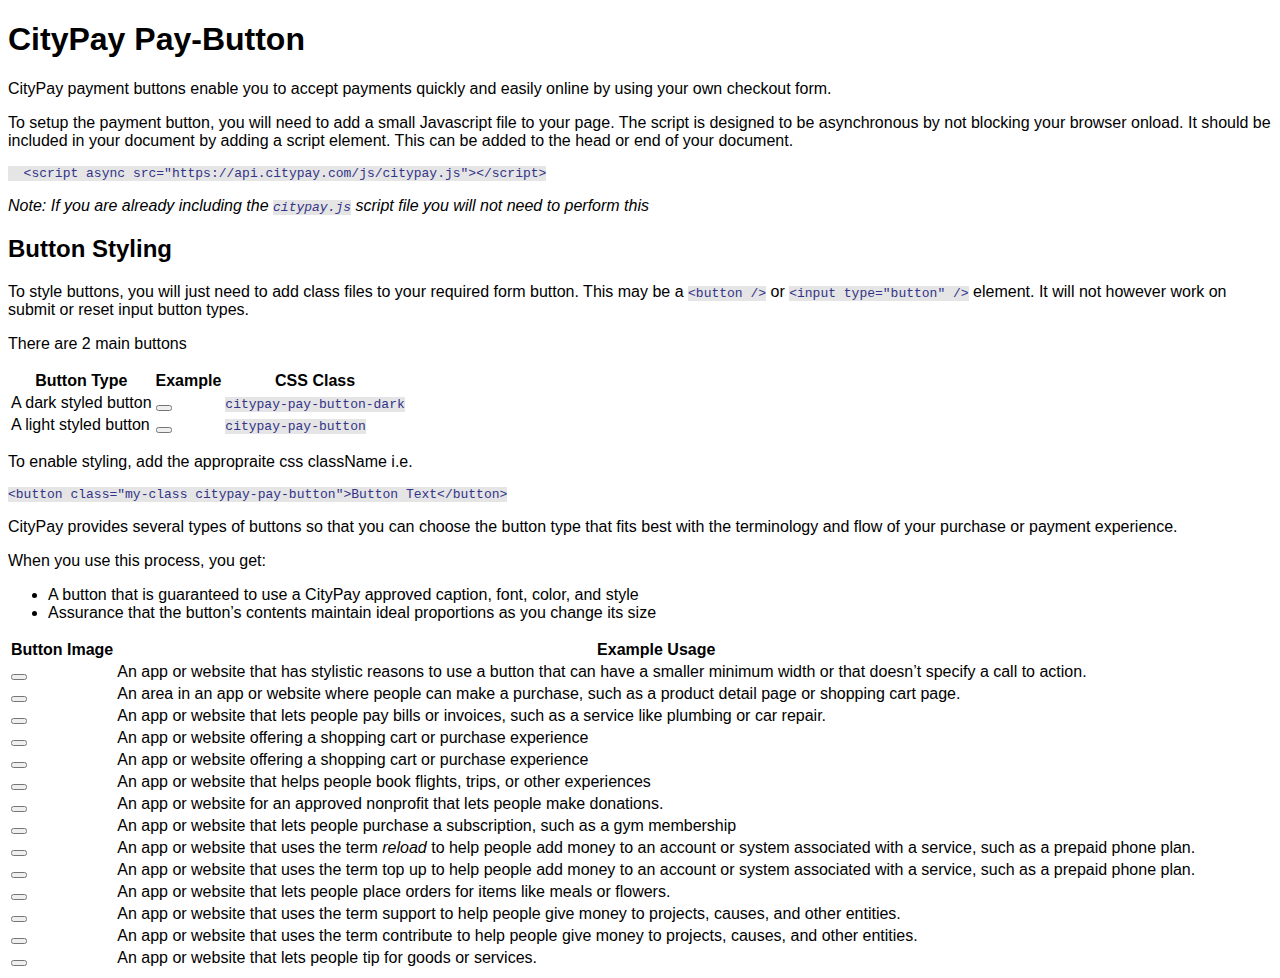
<file: buy-button/index.html>
<!DOCTYPE html>
<html lang="en">
  <head>
    <meta charset="UTF-8">
    <meta name="viewport" content="width=device-width, initial-scale=1.0">
    <meta http-equiv="X-UA-Compatible" content="ie=edge">
    <title>CityPay Buy Button</title>
    <style>
        .container {
            padding-top: 5em;
        }

        .cp-blue {
            color: #08406B;
        }

        html, body, div {
            font-family: "Helvetica Neue", Helvetica, Arial, sans-serif;
        }

        code {
            color: #338;
            background-color: #e5e5e5;
        }

    </style>
  </head>
  <body>


<h1 id="citypay-pay-button">CityPay Pay-Button</h1>
<script type="text/javascript" src="https://cdn.citypay.com/citypay.js"></script>

<p>CityPay payment buttons enable you to accept payments quickly and easily online by using your own checkout form.</p>
<p>To setup the payment button, you will need to add a small Javascript file to your page. The script is designed 
to be asynchronous by not blocking your browser onload. It should be included in your document by adding a 
script element. This can be added to the head or end of your document.</p>
<pre><code class="lang-javascript">  <span class="hljs-tag">&lt;<span class="hljs-name">script</span> <span class="hljs-attr">async</span> <span class="hljs-attr">src</span>=<span class="hljs-string">"https://api.citypay.com/js/citypay.js"</span>&gt;</span><span class="undefined"></span><span class="hljs-tag">&lt;/<span class="hljs-name">script</span>&gt;</span>
</code></pre>
<p><em>Note: If you are already including the <code>citypay.js</code> script file you will not need to perform this</em></p>
<h2 id="button-styling">Button Styling</h2>
<p>To style buttons, you will just need to add class files to your required form button. This may be a 
<code>&lt;button /&gt;</code> or <code>&lt;input type=&quot;button&quot; /&gt;</code> element. It will not however work on submit or reset input button types.</p>
<p>There are 2 main buttons</p>
<table>
<thead>
<tr>
<th>Button Type</th>
<th>Example</th>
<th>CSS Class</th>
</tr>
</thead>
<tbody>
<tr>
<td>A dark styled button</td>
<td><button class='citypay-pay-button-dark' /></td>
<td><code>citypay-pay-button-dark</code></td>
</tr>
<tr>
<td>A light styled button</td>
<td><button class='citypay-pay-button' /></td>
<td><code>citypay-pay-button</code></td>
</tr>
</tbody>
</table>
<p>To enable styling, add the appropraite css className i.e. </p>
<pre><code class="lang-html">&lt;<span class="hljs-keyword">button</span> class=<span class="hljs-string">"my-class citypay-pay-button"</span>&gt;<span class="hljs-keyword">Button</span> Text&lt;/<span class="hljs-keyword">button</span>&gt;
</code></pre>
<p>CityPay provides several types of buttons so that you can choose the button type that fits best with
the terminology and flow of your purchase or payment experience.</p>
<p>When you use this process, you get:</p>
<ul>
<li>A button that is guaranteed to use a CityPay approved caption, font, color, and style </li>
<li>Assurance that the button’s contents maintain ideal proportions as you change its size</li>
</ul>
<table>
<thead>
<tr>
<th>Button Image</th>
<th>Example Usage</th>
</tr>
</thead>
<tbody>
<tr>
<td><button class='citypay-pay-button-dark'  /></td>
<td>An app or website that has stylistic reasons to use a button that can have a smaller minimum width or that doesn’t specify a call to action.</td>
</tr>
<tr>
<td><button class='citypay-pay-button-dark with-buy'  /></td>
<td>An area in an app or website where people can make a purchase, such as a product detail page or shopping cart page.</td>
</tr>
<tr>
<td><button class='citypay-pay-button-dark with-pay'  /></td>
<td>An app or website that lets people pay bills or invoices, such as a service like plumbing or car repair.</td>
</tr>
<tr>
<td><button class='citypay-pay-button-dark with-checkout'  /></td>
<td>An app or website offering a shopping cart or purchase experience</td>
</tr>
<tr>
<td><button class='citypay-pay-button-dark with-continue' /></td>
<td>An app or website offering a shopping cart or purchase experience</td>
</tr>
<tr>
<td><button class='citypay-pay-button-dark with-book' /></td>
<td>An app or website that helps people book flights, trips, or other experiences</td>
</tr>
<tr>
<td><button class='citypay-pay-button-dark with-donate' /></td>
<td>An app or website for an approved nonprofit that lets people make donations.</td>
</tr>
<tr>
<td><button class='citypay-pay-button-dark with-subscribe' /></td>
<td>An app or website that lets people purchase a subscription, such as a gym membership</td>
</tr>
<tr>
<td><button class='citypay-pay-button-dark with-reload' /></td>
<td>An app or website that uses the term <em>reload</em> to help people add money to an account or system associated with a service, such as a prepaid phone plan.</td>
</tr>
<tr>
<td><button class='citypay-pay-button-dark with-topup' /></td>
<td>An app or website that uses the term top up to help people add money to an account or system associated with a service, such as a prepaid phone plan.</td>
</tr>
<tr>
<td><button class='citypay-pay-button-dark with-order' /></td>
<td>An app or website that lets people place orders for items like meals or flowers.</td>
</tr>
<tr>
<td><button class='citypay-pay-button-dark with-support' /></td>
<td>An app or website that uses the term support to help people give money to projects, causes, and other entities.</td>
</tr>
<tr>
<td><button class='citypay-pay-button-dark with-contribute' /></td>
<td>An app or website that uses the term contribute to help people give money to projects, causes, and other entities.</td>
</tr>
<tr>
<td><button class='citypay-pay-button-dark with-tip'  /></td>
<td>An app or website that lets people tip for goods or services.</td>
</tr>
</tbody>
</table>
  </body>
</html>
</file>
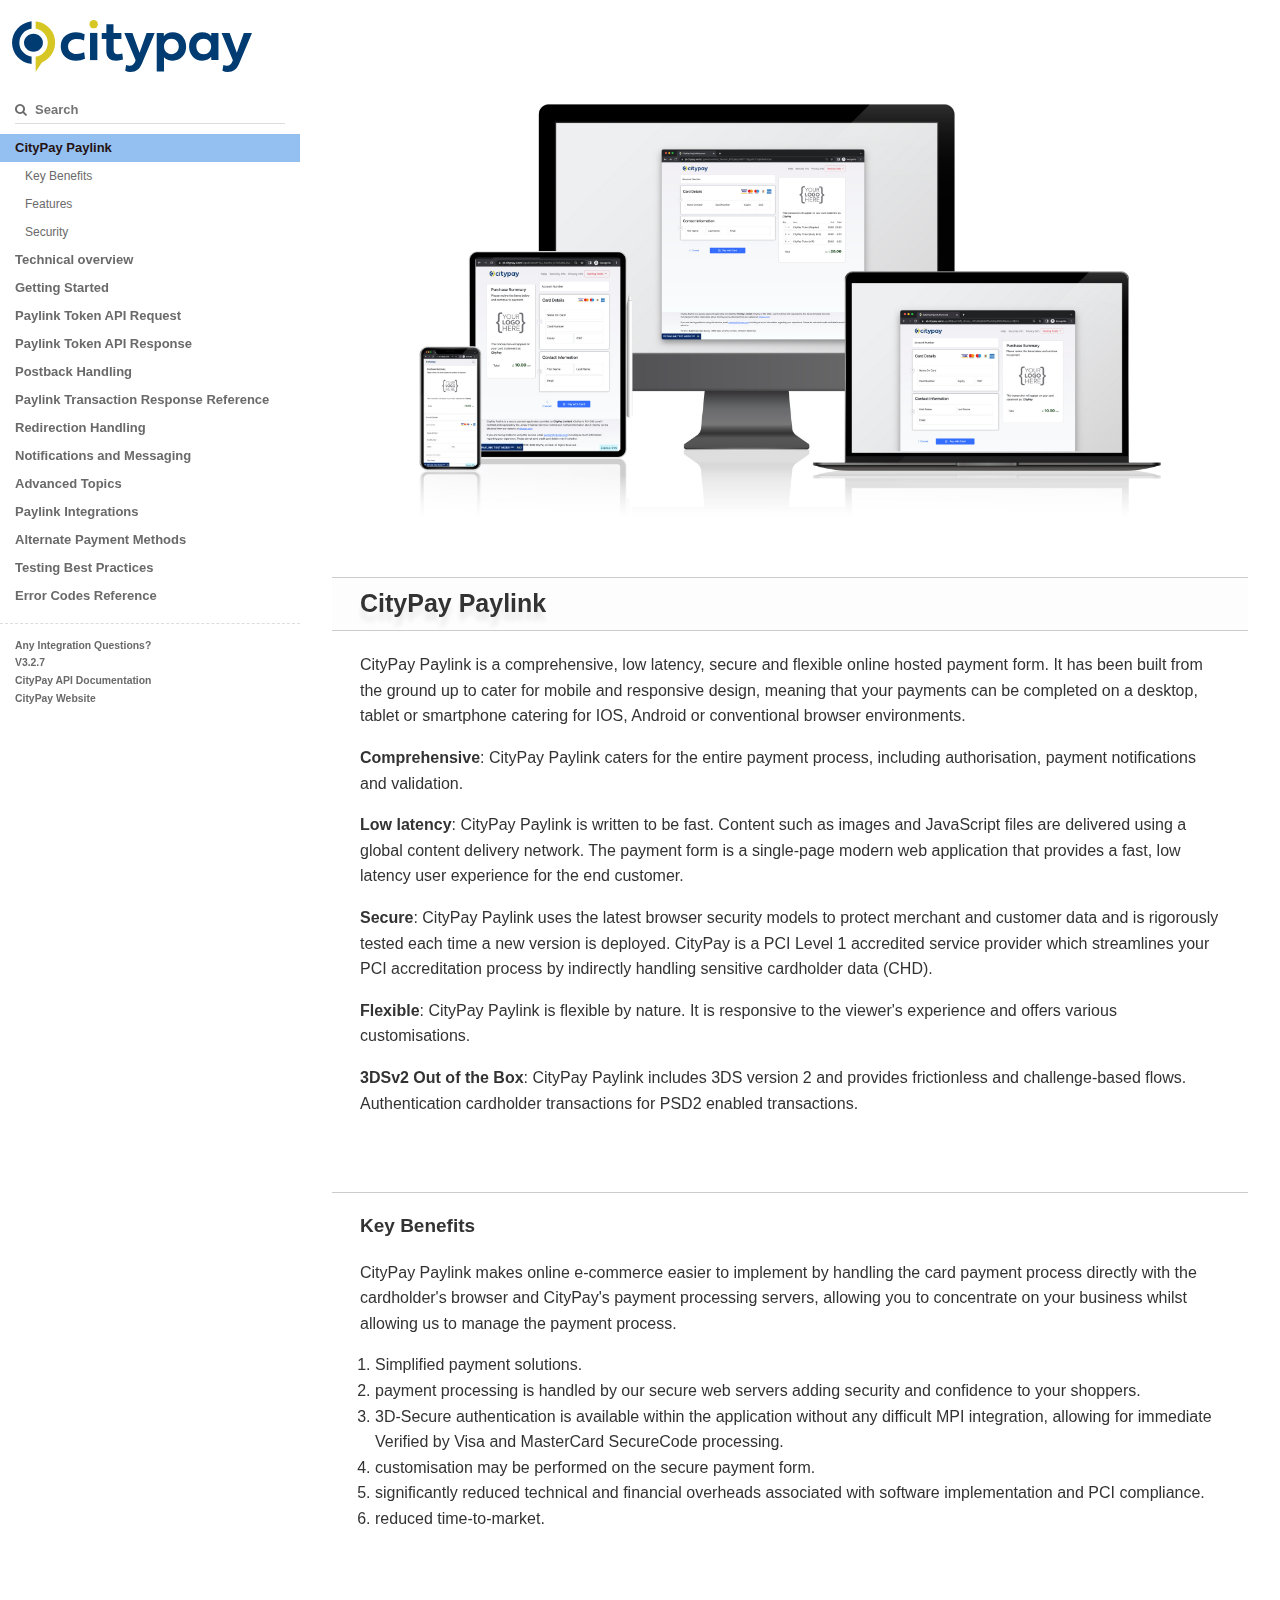
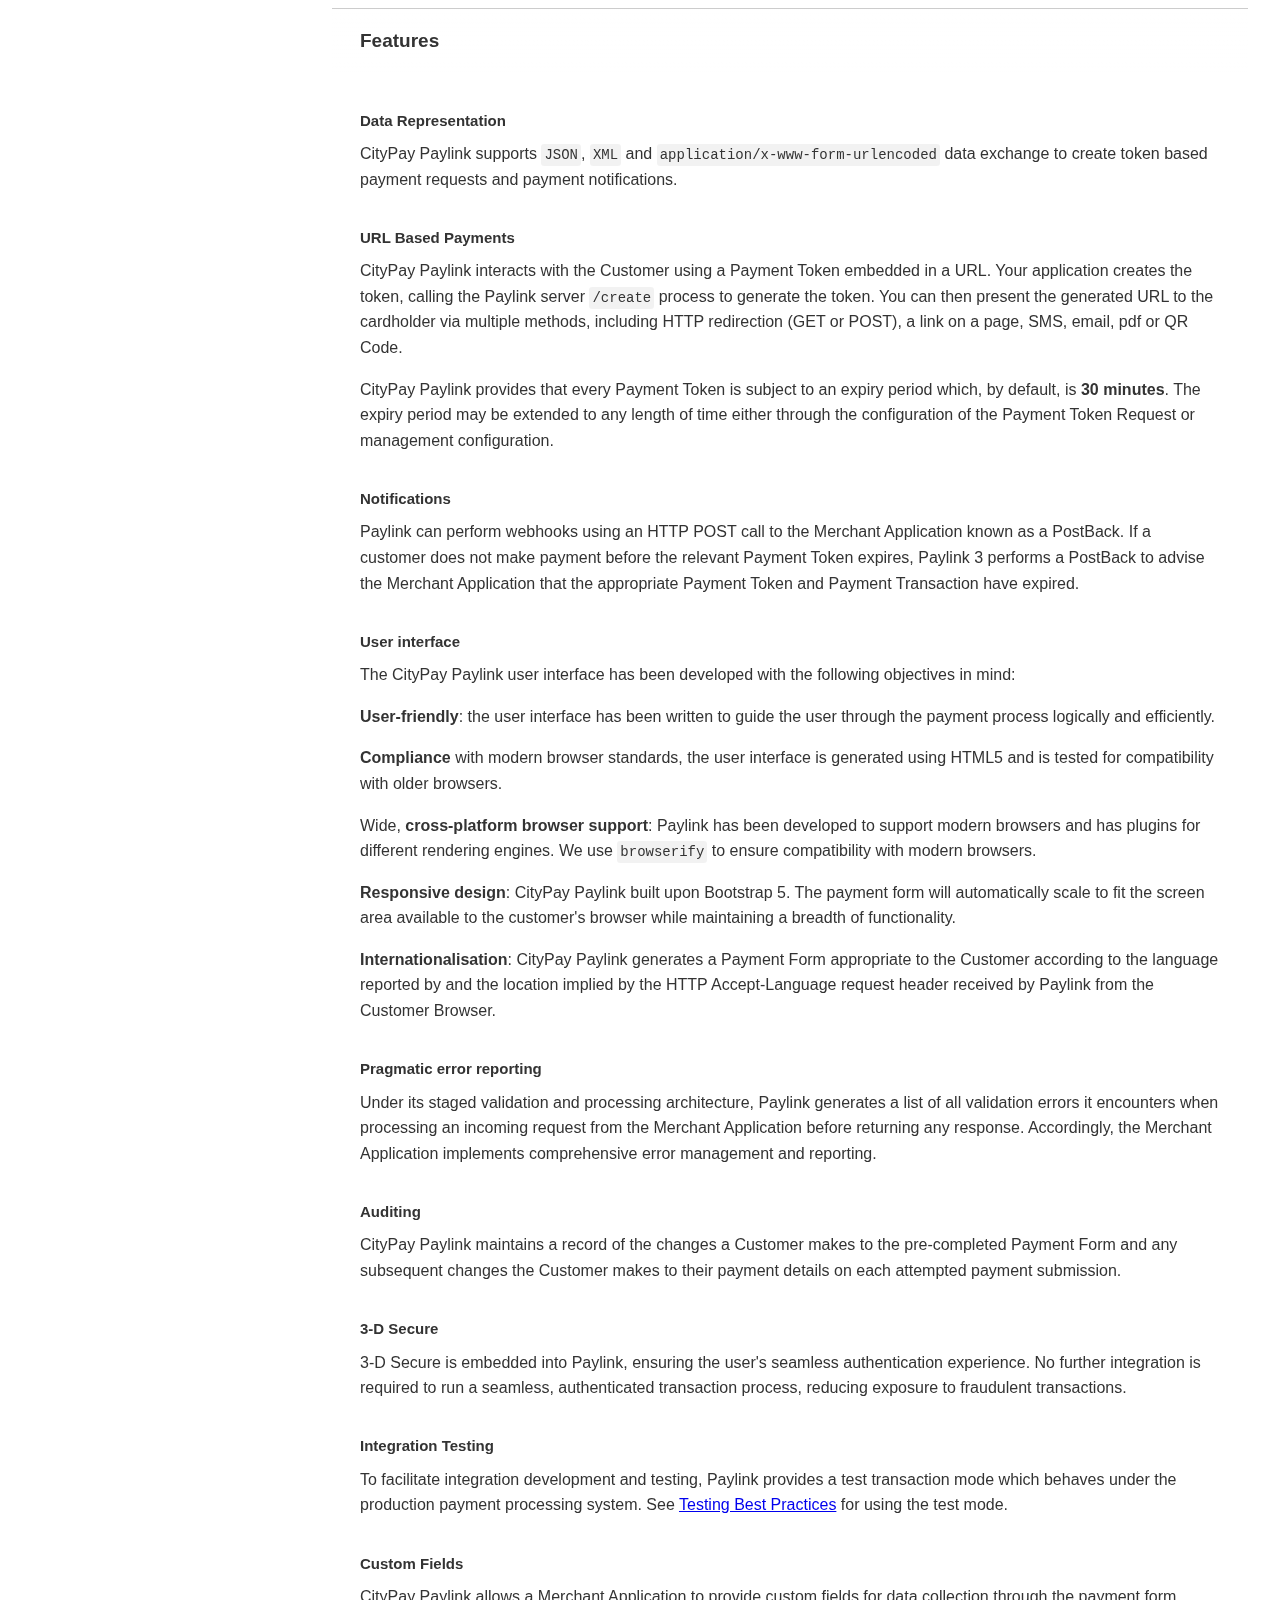
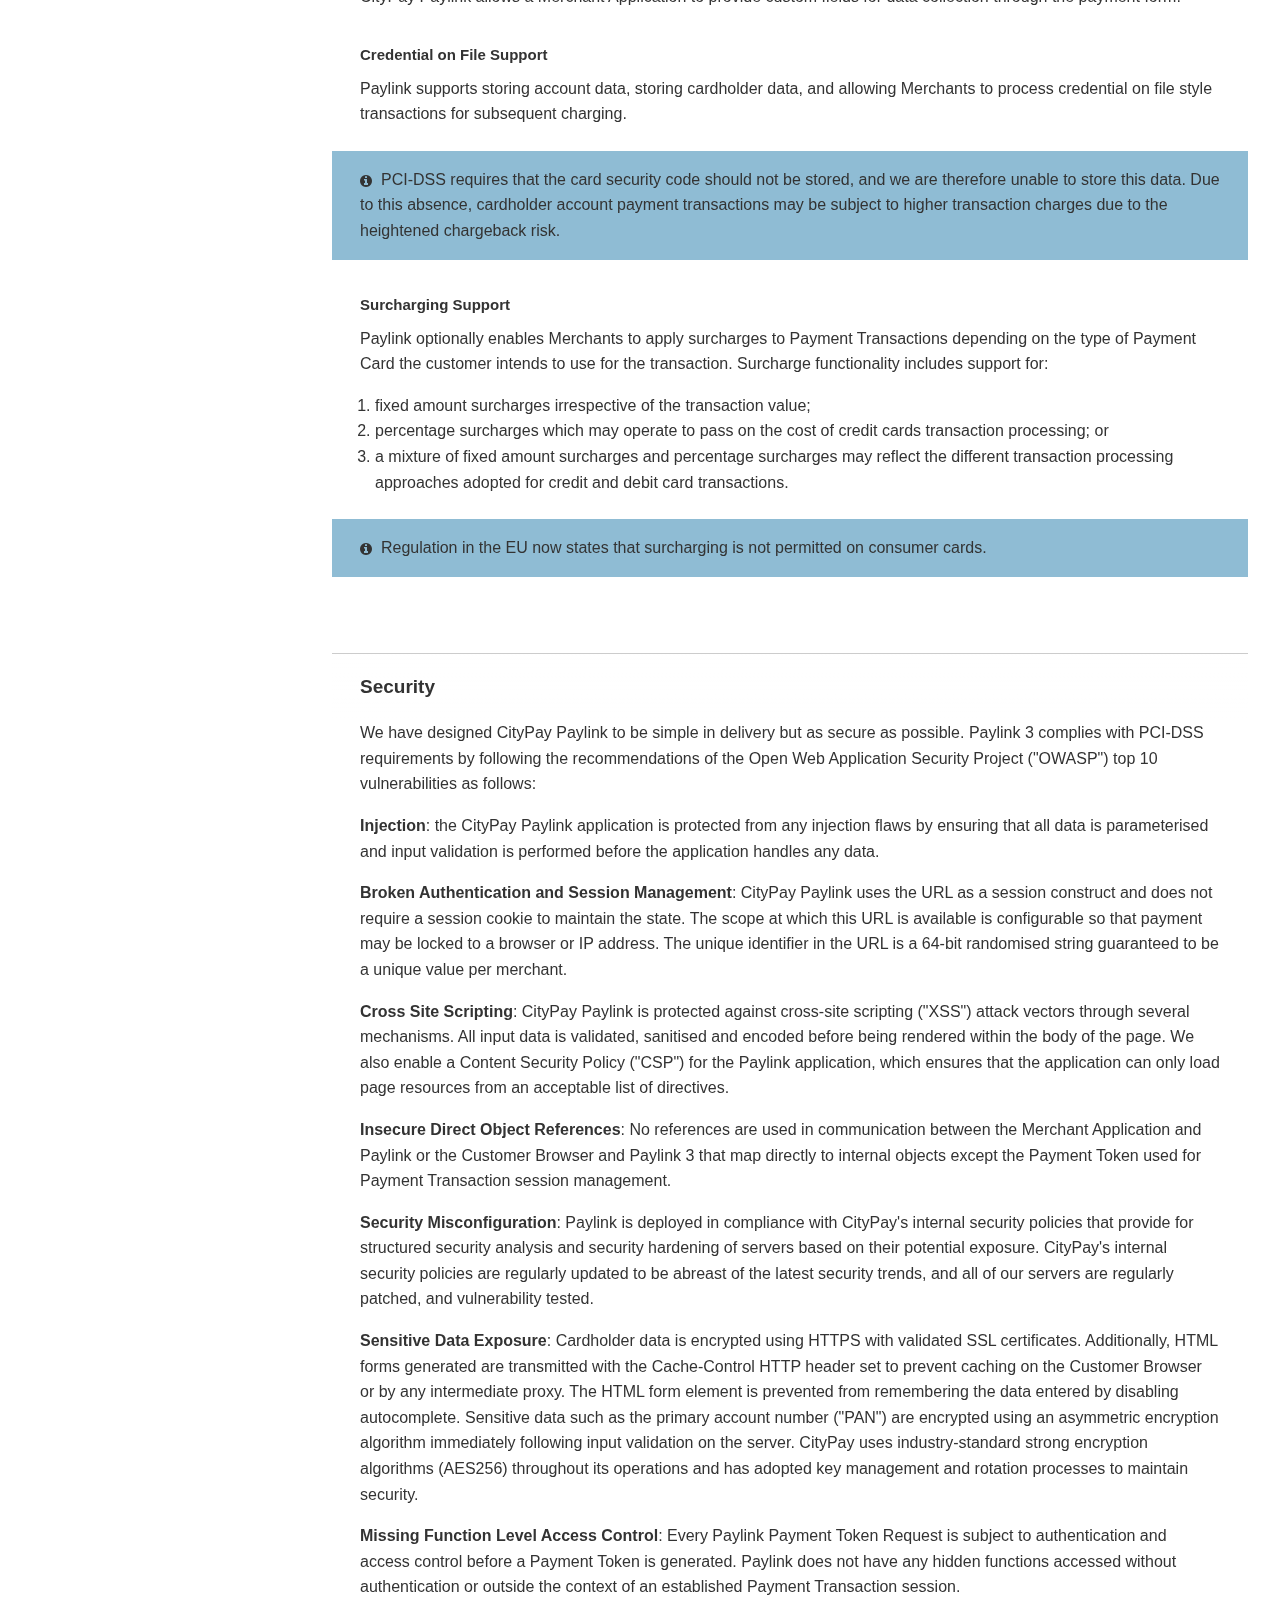
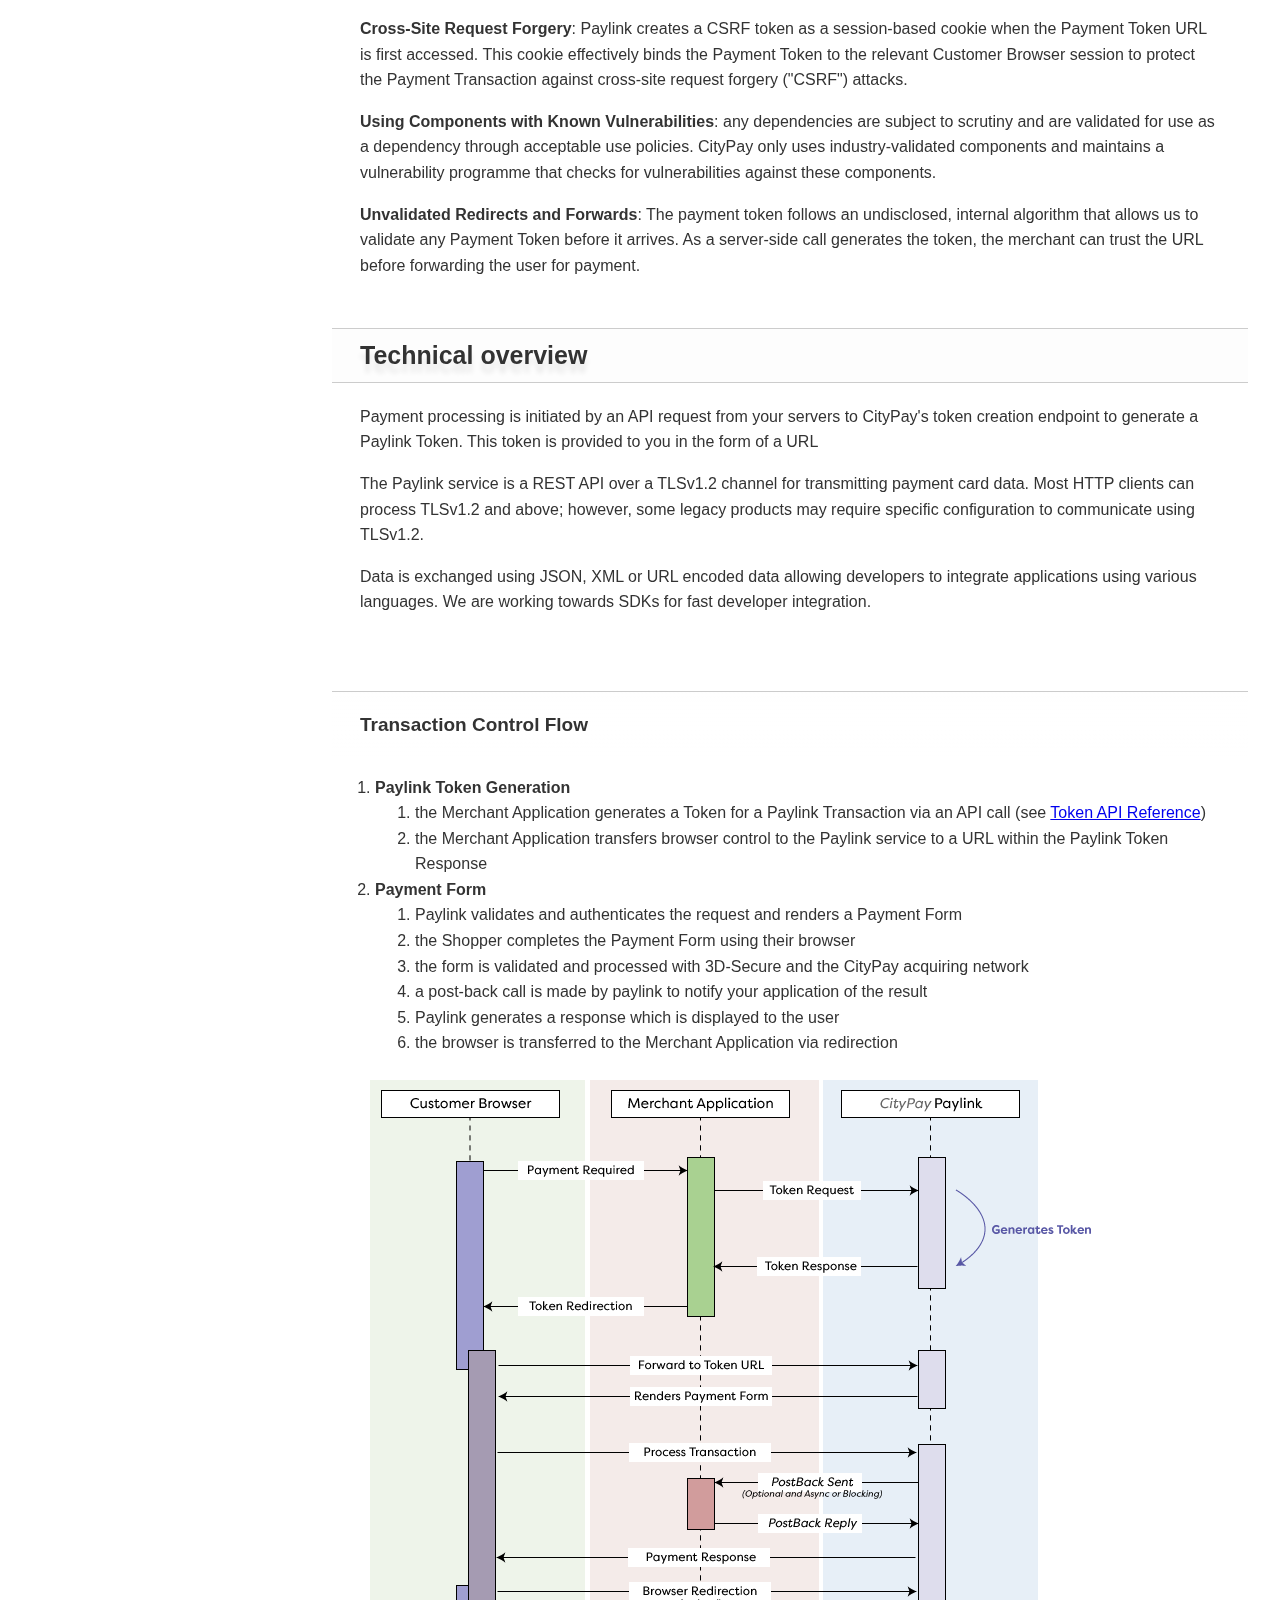
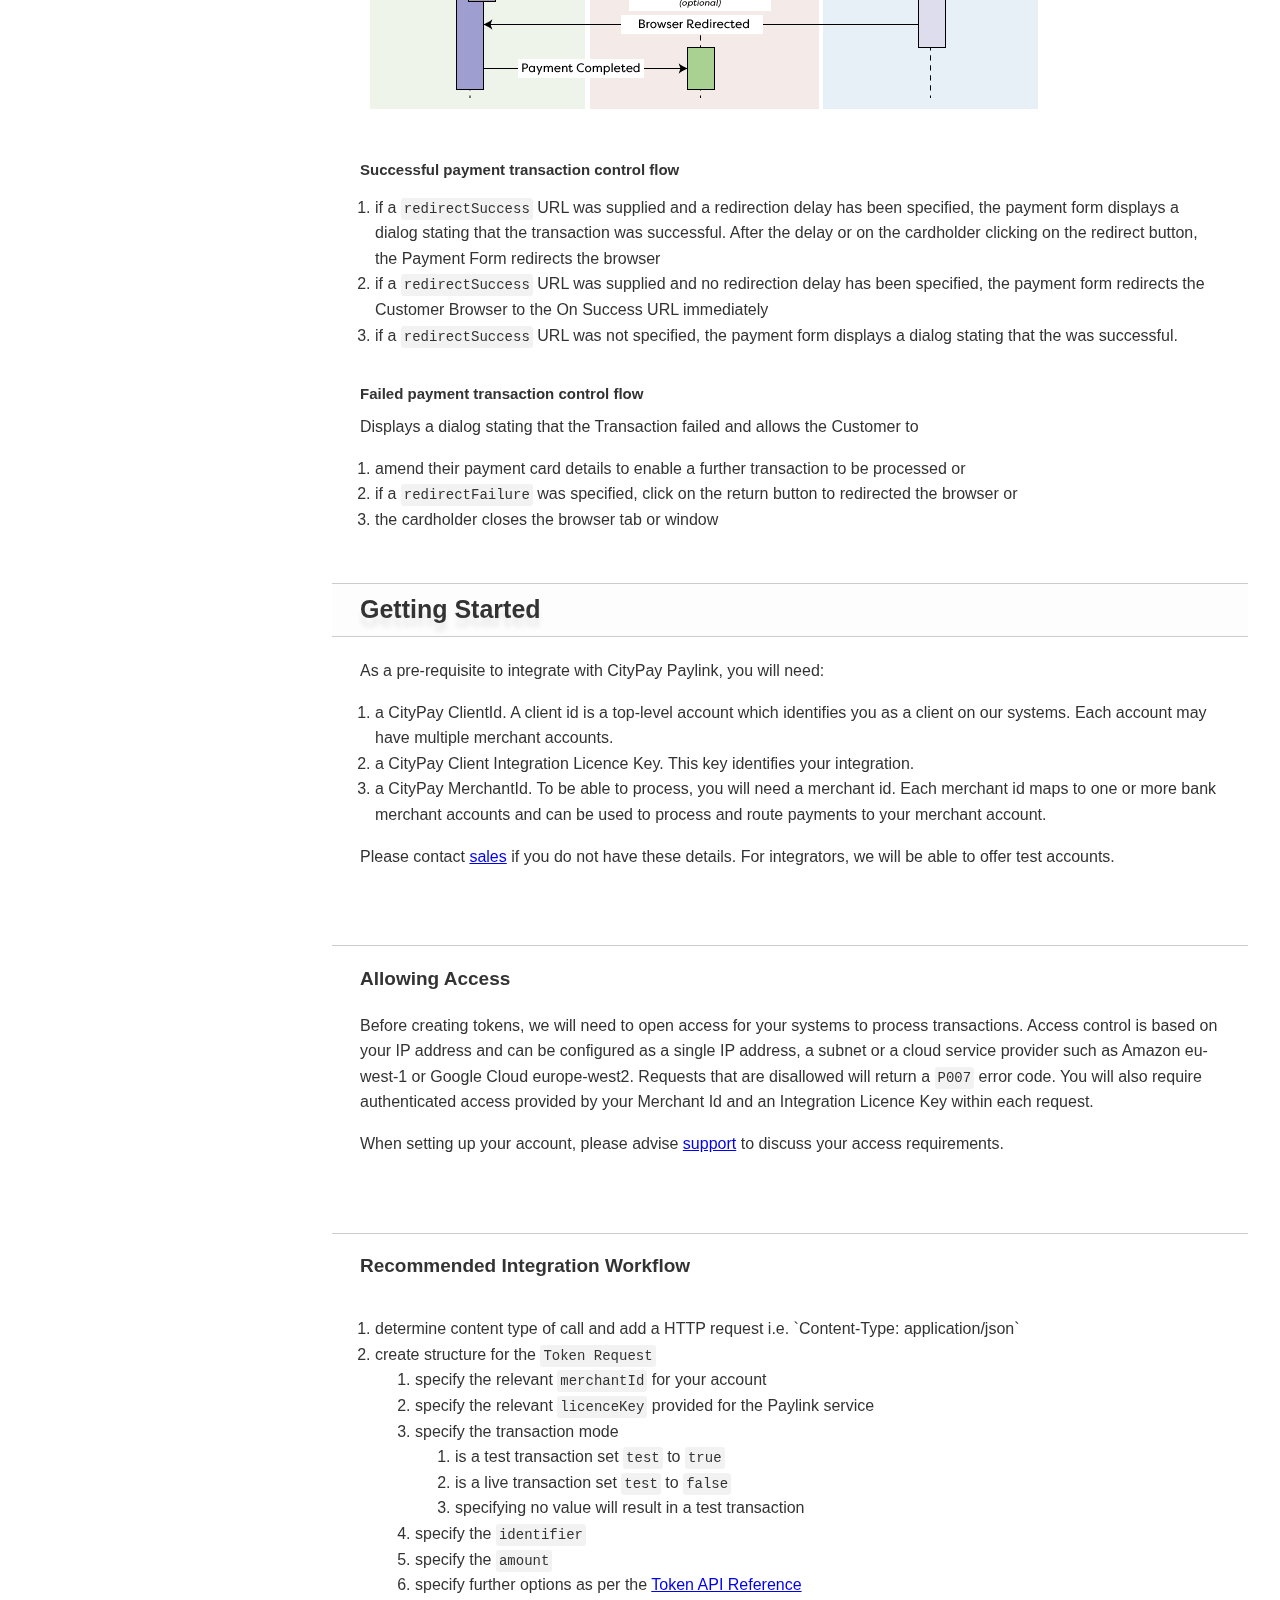
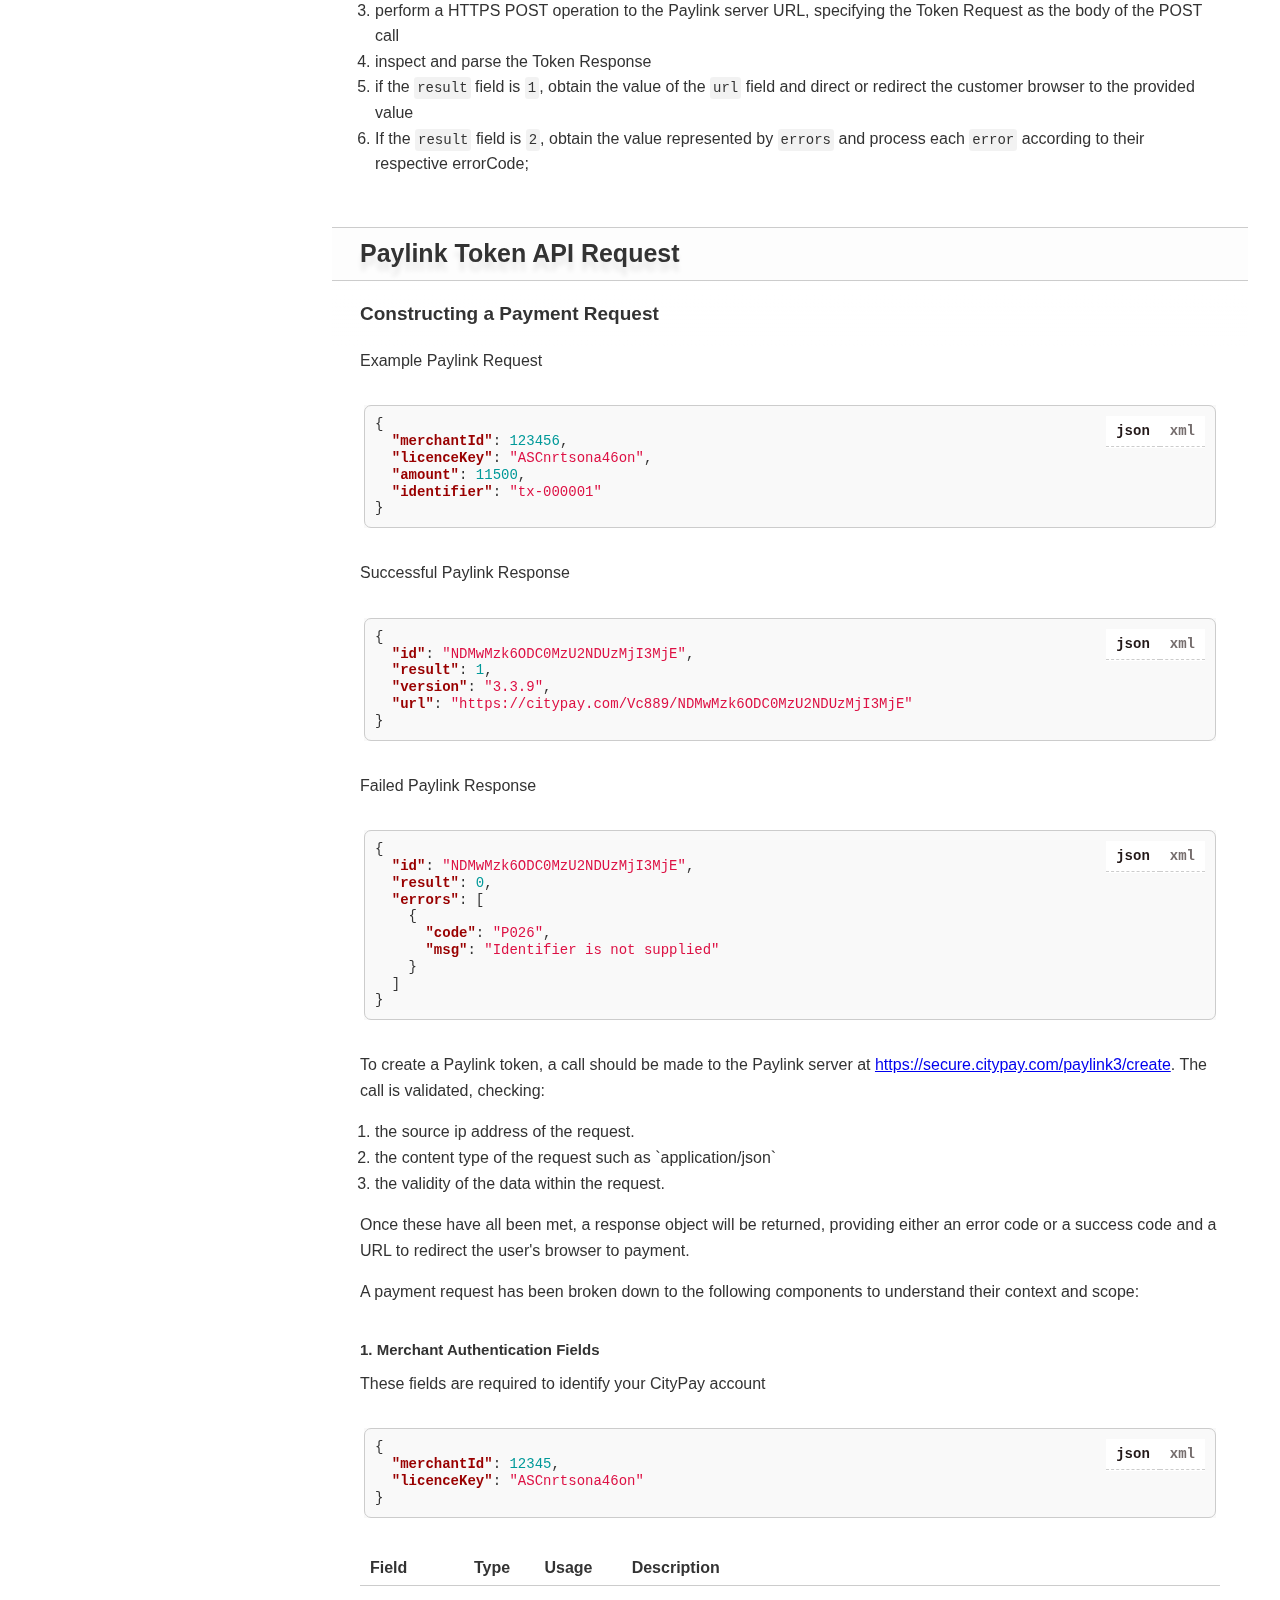
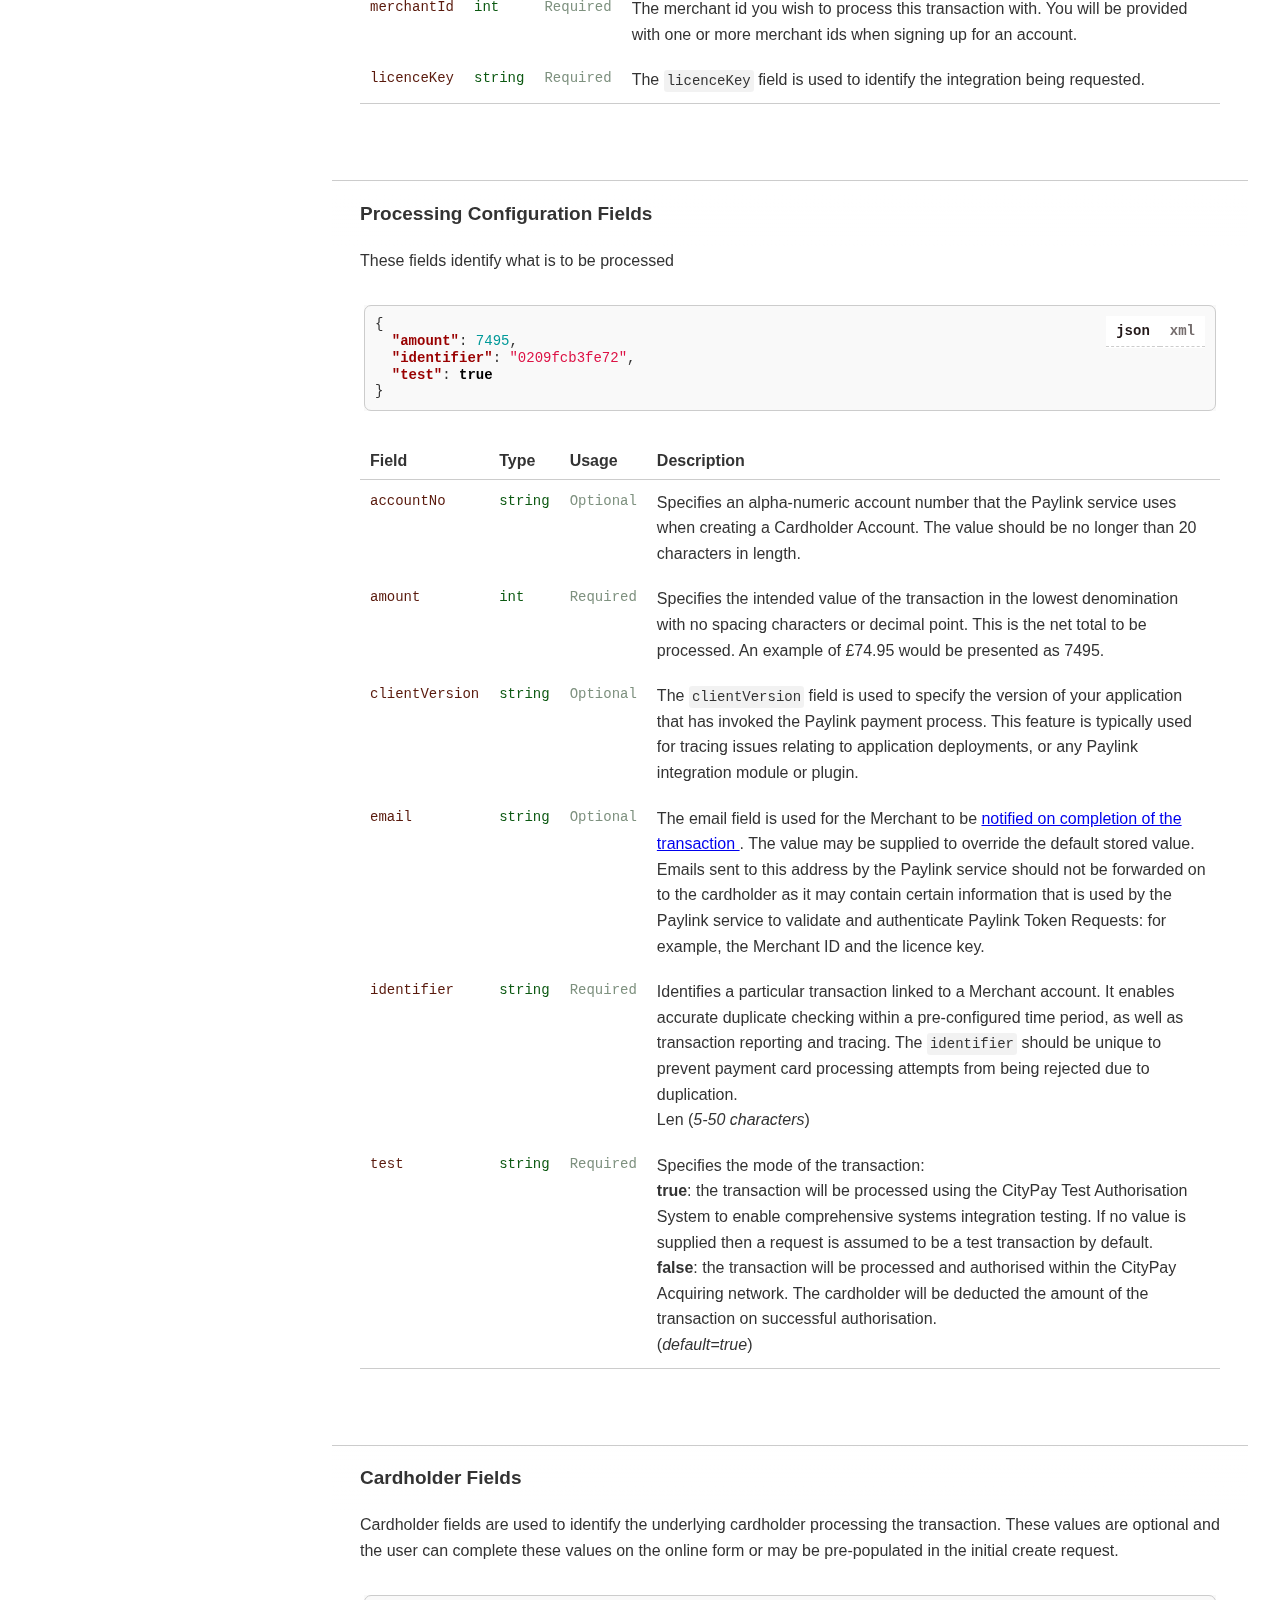
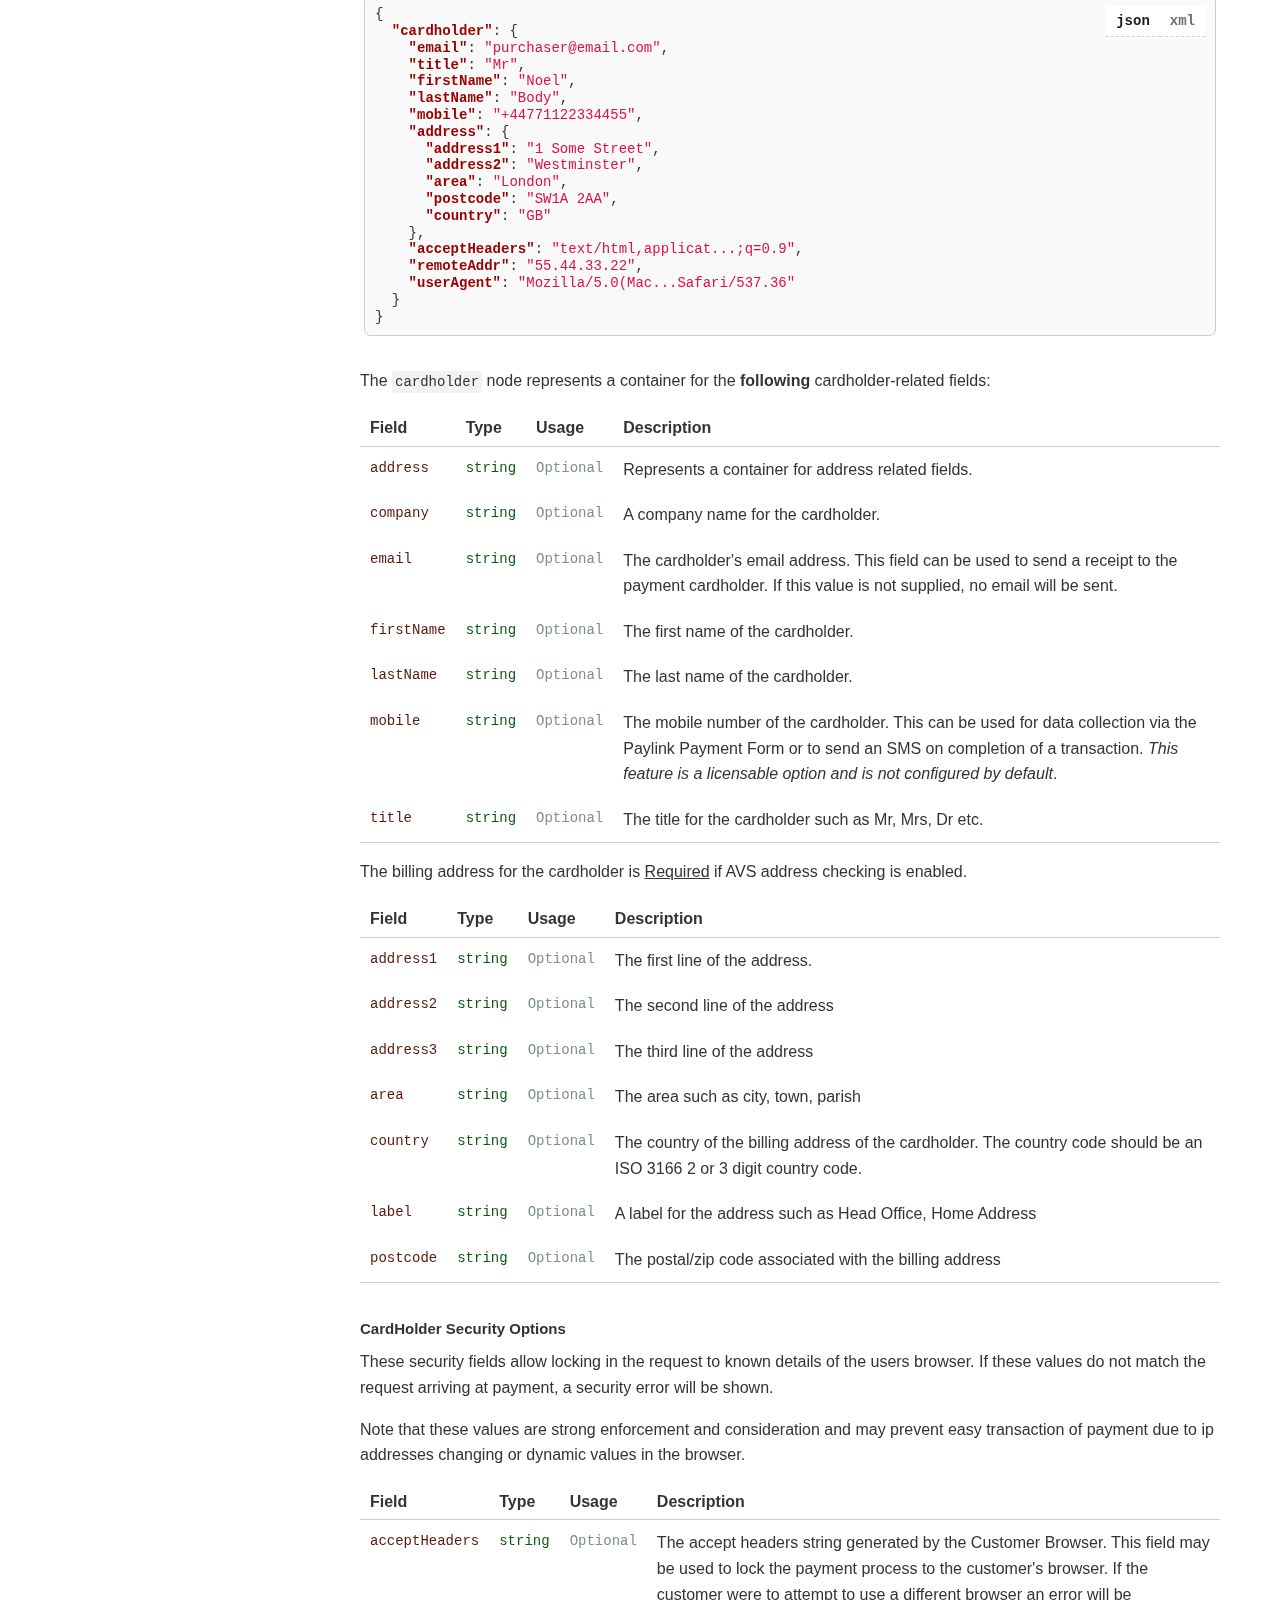
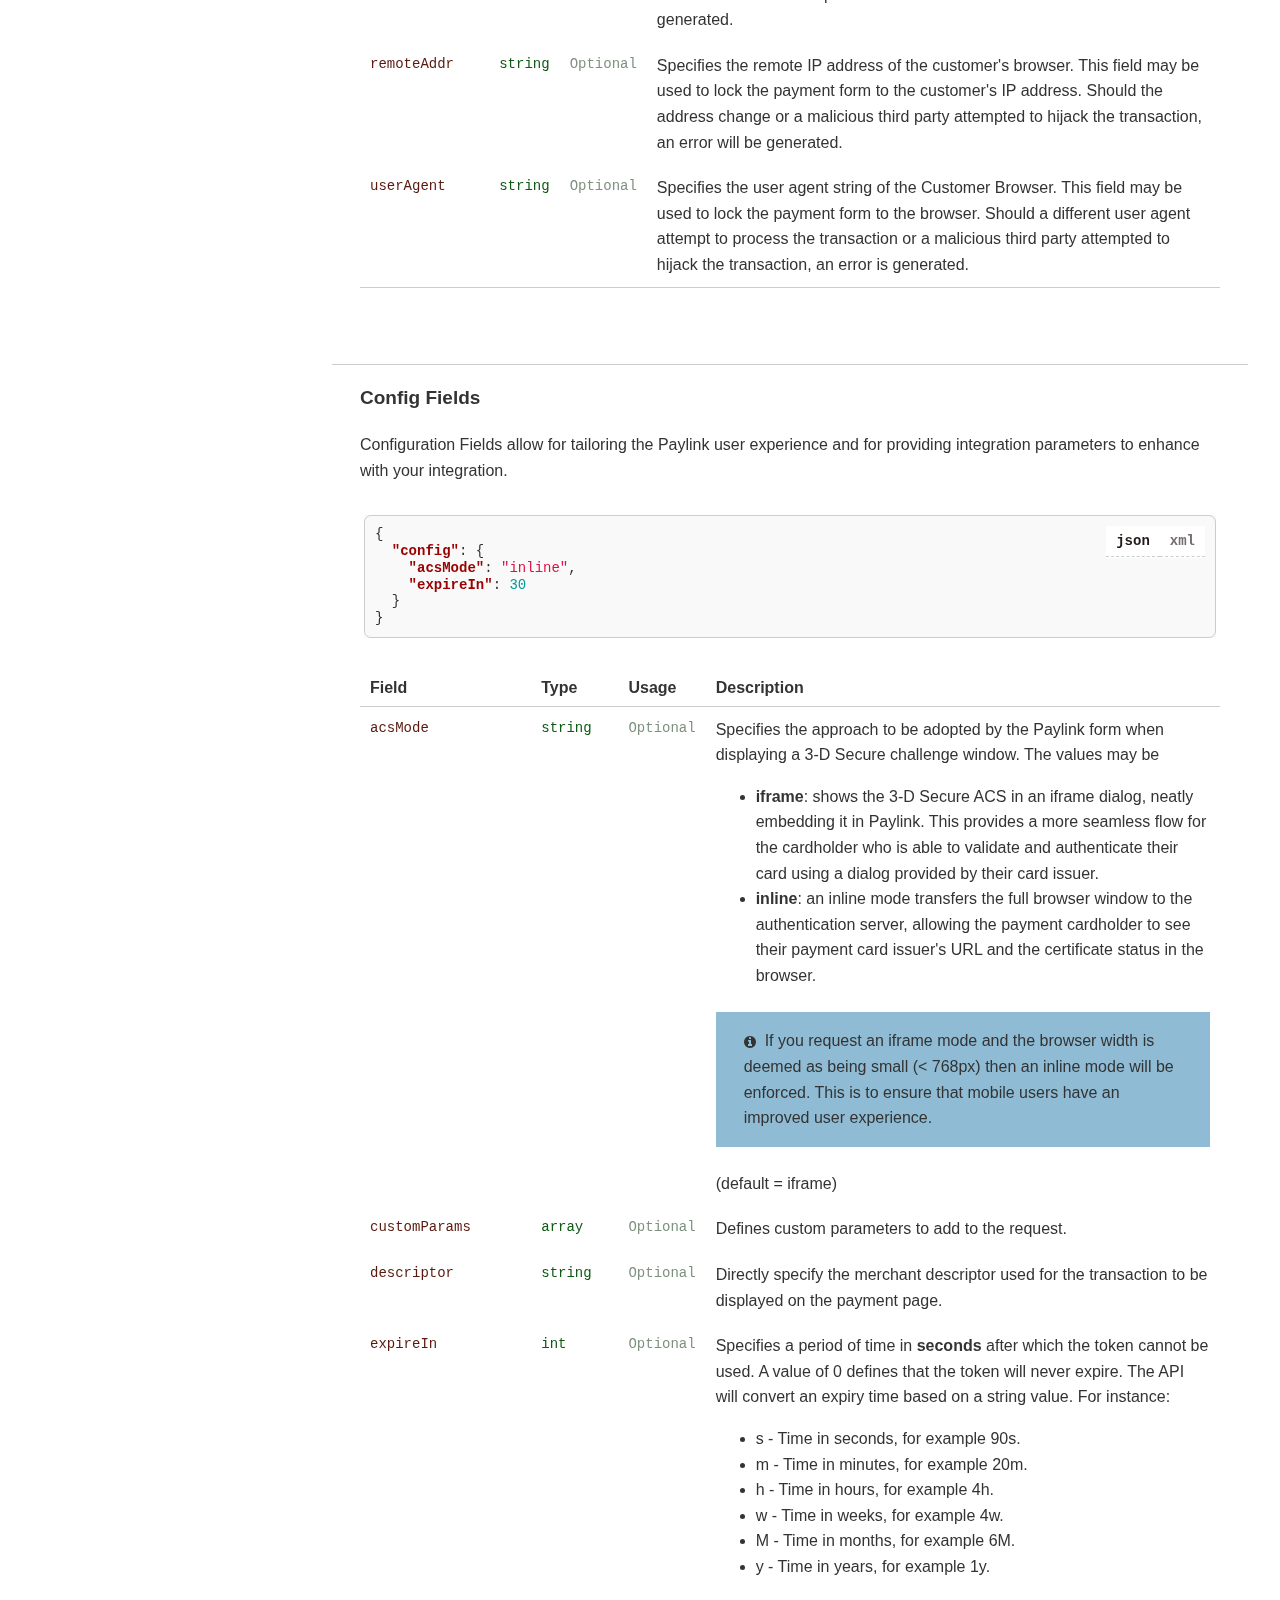
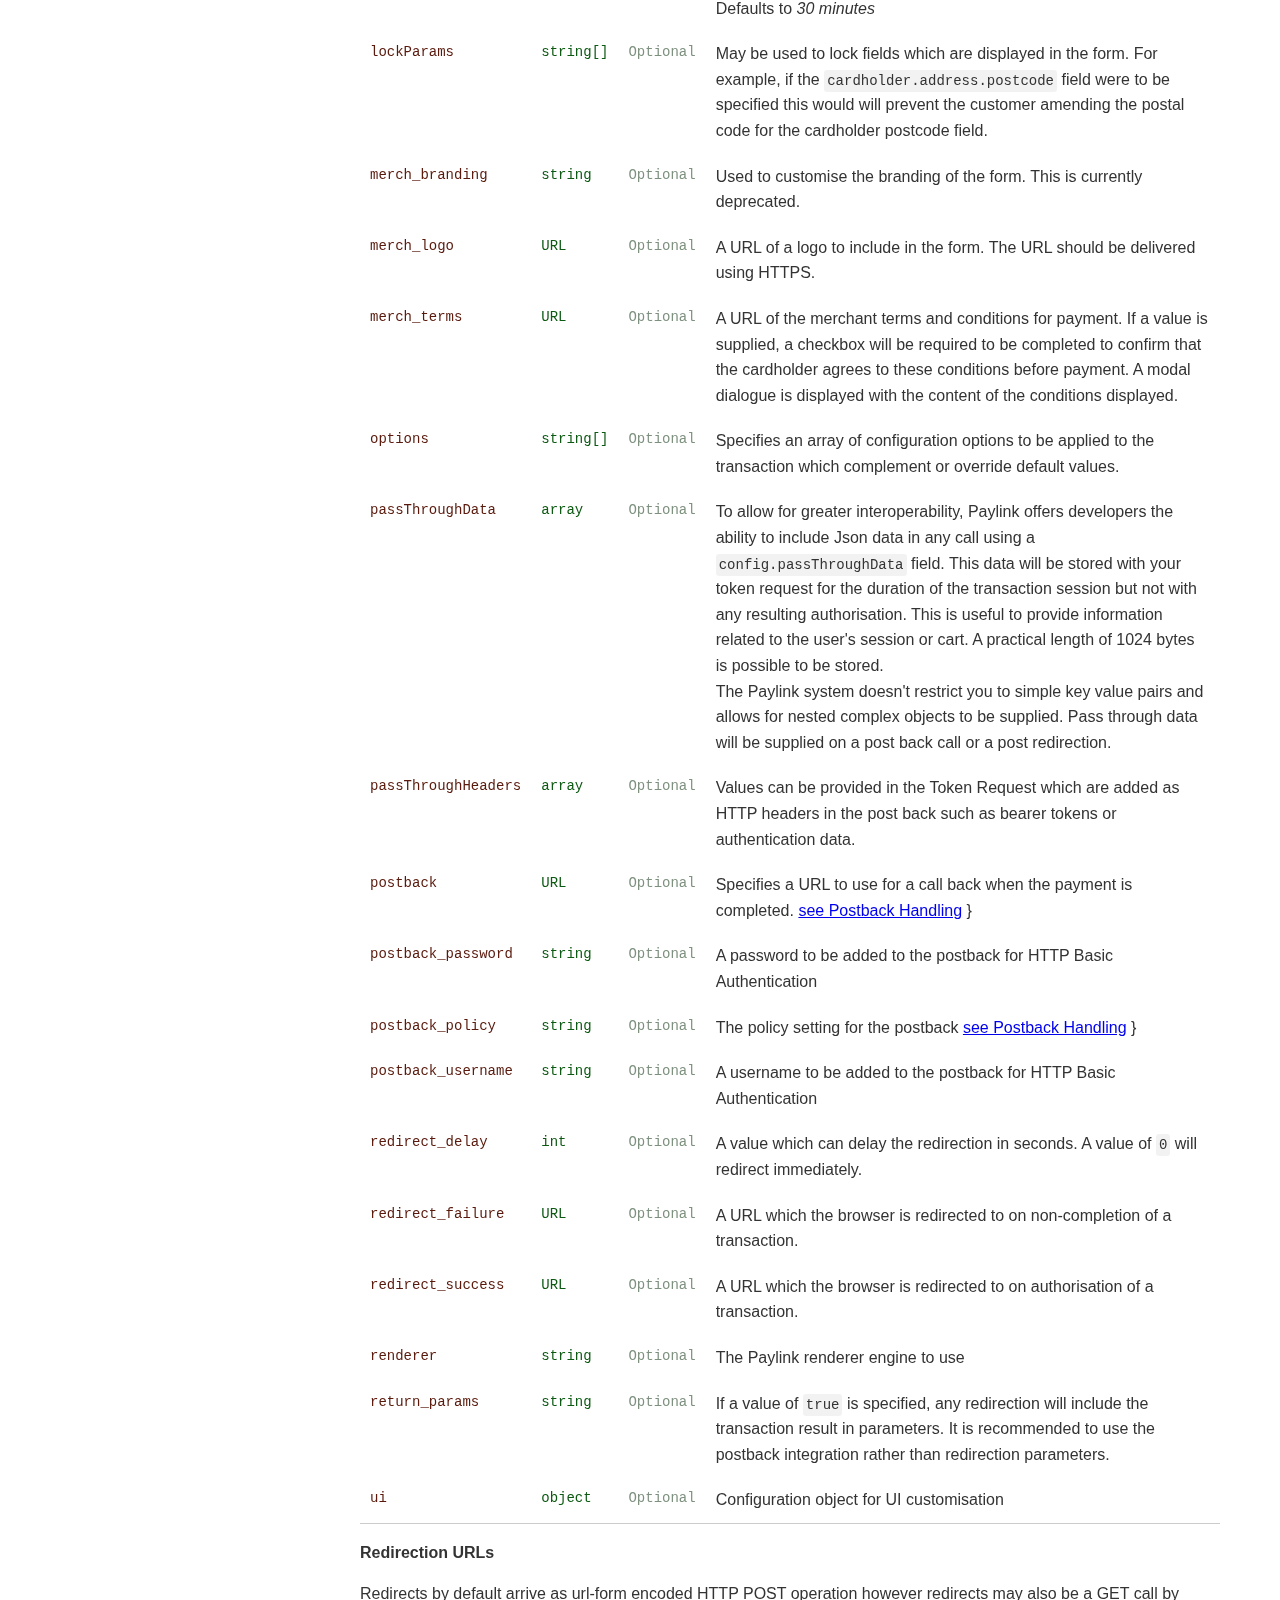
<file: paylink/index.html>
<!doctype html>
<html>
  <head>
    <meta charset="utf-8">
    <meta content="IE=edge,chrome=1" http-equiv="X-UA-Compatible">
    <meta name="viewport" content="width=device-width, initial-scale=1, maximum-scale=1">
    <title>Paylink Api Specification</title>
    <link href="images/favicon-c177ed8f.ico" rel="icon" type="image/ico" />
    <style>
      .highlight table td { padding: 5px; }
.highlight table pre { margin: 0; }
.highlight .cm {
  color: #999988;
  font-style: italic;
}
.highlight .cp {
  color: #999999;
  font-weight: bold;
}
.highlight .c1 {
  color: #999988;
  font-style: italic;
}
.highlight .cs {
  color: #999999;
  font-weight: bold;
  font-style: italic;
}
.highlight .c, .highlight .ch, .highlight .cd, .highlight .cpf {
  color: #999988;
  font-style: italic;
}
.highlight .err {
  color: #a61717;
  background-color: #e3d2d2;
}
.highlight .gd {
  color: #000000;
  background-color: #ffdddd;
}
.highlight .ge {
  color: #000000;
  font-style: italic;
}
.highlight .gr {
  color: #aa0000;
}
.highlight .gh {
  color: #999999;
}
.highlight .gi {
  color: #000000;
  background-color: #ddffdd;
}
.highlight .go {
  color: #888888;
}
.highlight .gp {
  color: #555555;
}
.highlight .gs {
  font-weight: bold;
}
.highlight .gu {
  color: #aaaaaa;
}
.highlight .gt {
  color: #aa0000;
}
.highlight .kc {
  color: #000000;
  font-weight: bold;
}
.highlight .kd {
  color: #000000;
  font-weight: bold;
}
.highlight .kn {
  color: #000000;
  font-weight: bold;
}
.highlight .kp {
  color: #000000;
  font-weight: bold;
}
.highlight .kr {
  color: #000000;
  font-weight: bold;
}
.highlight .kt {
  color: #445588;
  font-weight: bold;
}
.highlight .k, .highlight .kv {
  color: #000000;
  font-weight: bold;
}
.highlight .mf {
  color: #009999;
}
.highlight .mh {
  color: #009999;
}
.highlight .il {
  color: #009999;
}
.highlight .mi {
  color: #009999;
}
.highlight .mo {
  color: #009999;
}
.highlight .m, .highlight .mb, .highlight .mx {
  color: #009999;
}
.highlight .sb {
  color: #d14;
}
.highlight .sc {
  color: #d14;
}
.highlight .sd {
  color: #d14;
}
.highlight .s2 {
  color: #d14;
}
.highlight .se {
  color: #d14;
}
.highlight .sh {
  color: #d14;
}
.highlight .si {
  color: #d14;
}
.highlight .sx {
  color: #d14;
}
.highlight .sr {
  color: #009926;
}
.highlight .s1 {
  color: #d14;
}
.highlight .ss {
  color: #990073;
}
.highlight .s, .highlight .sa, .highlight .dl {
  color: #d14;
}
.highlight .na {
  color: #008080;
}
.highlight .bp {
  color: #999999;
}
.highlight .nb {
  color: #0086B3;
}
.highlight .nc {
  color: #445588;
  font-weight: bold;
}
.highlight .no {
  color: #008080;
}
.highlight .nd {
  color: #3c5d5d;
  font-weight: bold;
}
.highlight .ni {
  color: #800080;
}
.highlight .ne {
  color: #990000;
  font-weight: bold;
}
.highlight .nf, .highlight .fm {
  color: #990000;
  font-weight: bold;
}
.highlight .nl {
  color: #990000;
  font-weight: bold;
}
.highlight .nn {
  color: #555555;
}
.highlight .nt {
  color: #000080;
}
.highlight .vc {
  color: #008080;
}
.highlight .vg {
  color: #008080;
}
.highlight .vi {
  color: #008080;
}
.highlight .nv, .highlight .vm {
  color: #008080;
}
.highlight .ow {
  color: #000000;
  font-weight: bold;
}
.highlight .o {
  color: #000000;
  font-weight: bold;
}
.highlight .w {
  color: #bbbbbb;
}
.highlight {
  background-color: #f8f8f8;
}
    </style>
    <link href="stylesheets/screen-dd3615a4.css" rel="stylesheet" media="screen" />
    <link href="stylesheets/print-417d2ad5.css" rel="stylesheet" media="print" />
      <script src="javascripts/all-e9bde216.js"></script>
    <link rel="stylesheet" href="https://cdnjs.cloudflare.com/ajax/libs/font-awesome/4.7.0/css/font-awesome.min.css" integrity="sha256-eZrrJcwDc/3uDhsdt61sL2oOBY362qM3lon1gyExkL0=" crossorigin="anonymous" />
  </head>

  <body class="index" data-languages="[&quot;json&quot;,&quot;xml&quot;]">
    <div class="toc-wrapper">
      <img src="images/citypay-logo-23676e0b.svg" class="cplogo" alt="" />
        <div class="lang-selector">
              <a href="#" data-language-name="json">json</a>
              <a href="#" data-language-name="xml">xml</a>
        </div>
        <div class="search">
          <input type="text" class="search" id="input-search" placeholder="Search">
        </div>
        <ul class="search-results"></ul>
      <ul id="toc" class="toc-list-h1">
          <li>
            <a href="#citypay-paylink" class="toc-h1 toc-link" data-title="CityPay Paylink">CityPay Paylink</a>
              <ul class="toc-list-h2">
                  <li>
                    <a href="#key-benefits" class="toc-h2 toc-link" data-title="Key Benefits">Key Benefits</a>
                  </li>
                  <li>
                    <a href="#features" class="toc-h2 toc-link" data-title="Features">Features</a>
                  </li>
                  <li>
                    <a href="#security" class="toc-h2 toc-link" data-title="Security">Security</a>
                  </li>
              </ul>
          </li>
          <li>
            <a href="#technical-overview" class="toc-h1 toc-link" data-title="Technical overview">Technical overview</a>
              <ul class="toc-list-h2">
                  <li>
                    <a href="#transaction-control-flow" class="toc-h2 toc-link" data-title="Transaction Control Flow">Transaction Control Flow</a>
                  </li>
              </ul>
          </li>
          <li>
            <a href="#getting-started" class="toc-h1 toc-link" data-title="Getting Started">Getting Started</a>
              <ul class="toc-list-h2">
                  <li>
                    <a href="#allowing-access" class="toc-h2 toc-link" data-title="Allowing Access">Allowing Access</a>
                  </li>
                  <li>
                    <a href="#recommended-integration-workflow" class="toc-h2 toc-link" data-title="Recommended Integration Workflow">Recommended Integration Workflow</a>
                  </li>
              </ul>
          </li>
          <li>
            <a href="#paylink-token-api-request" class="toc-h1 toc-link" data-title="Paylink Token API Request">Paylink Token API Request</a>
              <ul class="toc-list-h2">
                  <li>
                    <a href="#constructing-a-payment-request" class="toc-h2 toc-link" data-title="Constructing a Payment Request">Constructing a Payment Request</a>
                  </li>
                  <li>
                    <a href="#processing-configuration-fields" class="toc-h2 toc-link" data-title="Processing Configuration Fields">Processing Configuration Fields</a>
                  </li>
                  <li>
                    <a href="#cardholder-fields" class="toc-h2 toc-link" data-title="Cardholder Fields">Cardholder Fields</a>
                  </li>
                  <li>
                    <a href="#config-fields" class="toc-h2 toc-link" data-title="Config Fields">Config Fields</a>
                  </li>
                  <li>
                    <a href="#custom-parameters" class="toc-h2 toc-link" data-title="Custom Parameters">Custom Parameters</a>
                  </li>
                  <li>
                    <a href="#cardholder-account-fields" class="toc-h2 toc-link" data-title="Cardholder Account Fields">Cardholder Account Fields</a>
                  </li>
                  <li>
                    <a href="#cart-fields" class="toc-h2 toc-link" data-title="Cart Fields">Cart Fields</a>
                  </li>
              </ul>
          </li>
          <li>
            <a href="#paylink-token-api-response" class="toc-h1 toc-link" data-title="Paylink Token API Response">Paylink Token API Response</a>
          </li>
          <li>
            <a href="#postback-handling" class="toc-h1 toc-link" data-title="Postback Handling">Postback Handling</a>
              <ul class="toc-list-h2">
                  <li>
                    <a href="#providing-a-postback-url" class="toc-h2 toc-link" data-title="Providing a Postback URL">Providing a Postback URL</a>
                  </li>
                  <li>
                    <a href="#postback-delivery-options" class="toc-h2 toc-link" data-title="Postback Delivery Options">Postback Delivery Options</a>
                  </li>
                  <li>
                    <a href="#connection-settings" class="toc-h2 toc-link" data-title="Connection Settings">Connection Settings</a>
                  </li>
              </ul>
          </li>
          <li>
            <a href="#paylink-transaction-response-reference" class="toc-h1 toc-link" data-title="Paylink Transaction Response Reference">Paylink Transaction Response Reference</a>
              <ul class="toc-list-h2">
                  <li>
                    <a href="#merchant-authentication-fields-3" class="toc-h2 toc-link" data-title="Merchant Authentication Fields">Merchant Authentication Fields</a>
                  </li>
                  <li>
                    <a href="#card-details" class="toc-h2 toc-link" data-title="Card Details">Card Details</a>
                  </li>
                  <li>
                    <a href="#card-holder-details" class="toc-h2 toc-link" data-title="Card Holder Details">Card Holder Details</a>
                  </li>
                  <li>
                    <a href="#3dsecure-result-codes" class="toc-h2 toc-link" data-title="3DSecure Result Codes">3DSecure Result Codes</a>
                  </li>
                  <li>
                    <a href="#cardholder-account-fields" class="toc-h2 toc-link" data-title="Cardholder Account Fields">Cardholder Account Fields</a>
                  </li>
                  <li>
                    <a href="#transaction-response-digests" class="toc-h2 toc-link" data-title="Transaction Response Digests">Transaction Response Digests</a>
                  </li>
              </ul>
          </li>
          <li>
            <a href="#redirection-handling" class="toc-h1 toc-link" data-title="Redirection Handling">Redirection Handling</a>
              <ul class="toc-list-h2">
                  <li>
                    <a href="#redirection-payload" class="toc-h2 toc-link" data-title="Redirection Payload">Redirection Payload</a>
                  </li>
              </ul>
          </li>
          <li>
            <a href="#notifications-and-messaging" class="toc-h1 toc-link" data-title="Notifications and Messaging">Notifications and Messaging</a>
              <ul class="toc-list-h2">
                  <li>
                    <a href="#email-handling" class="toc-h2 toc-link" data-title="Email Handling">Email Handling</a>
                  </li>
                  <li>
                    <a href="#merchant-notification-email" class="toc-h2 toc-link" data-title="Merchant Notification Email">Merchant Notification Email</a>
                  </li>
                  <li>
                    <a href="#customer-email-receipt" class="toc-h2 toc-link" data-title="Customer Email Receipt">Customer Email Receipt</a>
                  </li>
                  <li>
                    <a href="#sms-notifications" class="toc-h2 toc-link" data-title="SMS Notifications">SMS Notifications</a>
                  </li>
                  <li>
                    <a href="#chatops" class="toc-h2 toc-link" data-title="ChatOps">ChatOps</a>
                  </li>
              </ul>
          </li>
          <li>
            <a href="#advanced-topics" class="toc-h1 toc-link" data-title="Advanced Topics">Advanced Topics</a>
              <ul class="toc-list-h2">
                  <li>
                    <a href="#surcharging-support-in-paylink" class="toc-h2 toc-link" data-title="Surcharging Support in Paylink">Surcharging Support in Paylink</a>
                  </li>
                  <li>
                    <a href="#credential-on-file-functionality-in-paylink" class="toc-h2 toc-link" data-title="Credential on File Functionality in Paylink">Credential on File Functionality in Paylink</a>
                  </li>
                  <li>
                    <a href="#pre-authorisation-support-in-paylink" class="toc-h2 toc-link" data-title="Pre-Authorisation Support in Paylink">Pre-Authorisation Support in Paylink</a>
                  </li>
                  <li>
                    <a href="#qr-codes" class="toc-h2 toc-link" data-title="QR Codes">QR Codes</a>
                  </li>
              </ul>
          </li>
          <li>
            <a href="#paylink-integrations" class="toc-h1 toc-link" data-title="Paylink Integrations">Paylink Integrations</a>
              <ul class="toc-list-h2">
                  <li>
                    <a href="#shopping-cart-examples" class="toc-h2 toc-link" data-title="Shopping Cart Examples">Shopping Cart Examples</a>
                  </li>
              </ul>
          </li>
          <li>
            <a href="#alternate-payment-methods" class="toc-h1 toc-link" data-title="Alternate Payment Methods">Alternate Payment Methods</a>
              <ul class="toc-list-h2">
                  <li>
                    <a href="#apple-pay" class="toc-h2 toc-link" data-title="Apple Pay">Apple Pay</a>
                  </li>
                  <li>
                    <a href="#google-pay" class="toc-h2 toc-link" data-title="Google Pay™">Google Pay™</a>
                  </li>
                  <li>
                    <a href="#paypal" class="toc-h2 toc-link" data-title="PayPal">PayPal</a>
                  </li>
              </ul>
          </li>
          <li>
            <a href="#testing-best-practices" class="toc-h1 toc-link" data-title="Testing Best Practices">Testing Best Practices</a>
              <ul class="toc-list-h2">
                  <li>
                    <a href="#authorisation-codes-on-the-test-gateway" class="toc-h2 toc-link" data-title="Authorisation Codes on the Test Gateway">Authorisation Codes on the Test Gateway</a>
                  </li>
                  <li>
                    <a href="#modelling-behaviour" class="toc-h2 toc-link" data-title="Modelling behaviour">Modelling behaviour</a>
                  </li>
                  <li>
                    <a href="#test-card-numbers" class="toc-h2 toc-link" data-title="Test Card Numbers">Test Card Numbers</a>
                  </li>
                  <li>
                    <a href="#avs-checking" class="toc-h2 toc-link" data-title="AVS Checking">AVS Checking</a>
                  </li>
                  <li>
                    <a href="#test-acs" class="toc-h2 toc-link" data-title="Test ACS">Test ACS</a>
                  </li>
              </ul>
          </li>
          <li>
            <a href="#error-codes-reference" class="toc-h1 toc-link" data-title="Error Codes Reference">Error Codes Reference</a>
              <ul class="toc-list-h2">
                  <li>
                    <a href="#system" class="toc-h2 toc-link" data-title="System">System</a>
                  </li>
                  <li>
                    <a href="#card-validation-errors" class="toc-h2 toc-link" data-title="Card Validation Errors">Card Validation Errors</a>
                  </li>
                  <li>
                    <a href="#data-error" class="toc-h2 toc-link" data-title="Data Error">Data Error</a>
                  </li>
                  <li>
                    <a href="#fatal-error" class="toc-h2 toc-link" data-title="Fatal Error">Fatal Error</a>
                  </li>
                  <li>
                    <a href="#request-error" class="toc-h2 toc-link" data-title="Request Error">Request Error</a>
                  </li>
                  <li>
                    <a href="#refund-errors" class="toc-h2 toc-link" data-title="Refund Errors">Refund Errors</a>
                  </li>
                  <li>
                    <a href="#security-error" class="toc-h2 toc-link" data-title="Security Error">Security Error</a>
                  </li>
                  <li>
                    <a href="#transaction-error" class="toc-h2 toc-link" data-title="Transaction Error">Transaction Error</a>
                  </li>
                  <li>
                    <a href="#wallet-error" class="toc-h2 toc-link" data-title="Wallet Error">Wallet Error</a>
                  </li>
              </ul>
          </li>
      </ul>
        <ul class="toc-footer">
            <li><a href='mailto:support@citypay.com'>Any Integration Questions?</a></li>
            <li>V3.2.7</li>
            <li><a href='https://citypay.github.io/api-docs/payment-api'>CityPay API Documentation</a></li>
            <li><a href='https://citypay.com'>CityPay Website</a></li>
        </ul>
    </div>
    <div class="page-wrapper">
      <div class="dark-box"></div>
      <div class="content">
        <p><img src="images/pl-multi-049886f1.jpg" alt="Paylink Payment Page" /></p>
<h1 id='citypay-paylink'>CityPay Paylink</h1>
<p>CityPay Paylink is a comprehensive, low latency, secure and flexible online hosted payment form. It has been built from the ground up to cater for mobile and responsive design, meaning that your payments can be completed on a desktop, tablet or smartphone catering for IOS, Android or conventional browser environments.</p>

<p><strong>Comprehensive</strong>: CityPay Paylink caters for the entire payment process, including authorisation, payment notifications and validation.</p>

<p><strong>Low latency</strong>: CityPay Paylink is written to be fast. Content such as images and JavaScript files are delivered using a global content delivery network. The payment form is a single-page modern web application that provides a fast, low latency user experience for the end customer.</p>

<p><strong>Secure</strong>: CityPay Paylink uses the latest browser security models to protect merchant and customer data and is rigorously tested each time a new version is deployed. CityPay is a PCI Level 1 accredited service provider which streamlines your PCI accreditation process by indirectly handling sensitive cardholder data (CHD).</p>

<p><strong>Flexible</strong>:  CityPay Paylink is flexible by nature. It is responsive to the viewer&#39;s experience and offers various customisations.</p>

<p><strong>3DSv2 Out of the Box</strong>: CityPay Paylink includes 3DS version 2 and provides frictionless and challenge-based flows. Authentication cardholder transactions for PSD2 enabled transactions.</p>
<h2 id='key-benefits'>Key Benefits</h2>
<p>CityPay Paylink makes online e-commerce easier to implement by handling the card payment process directly with the
cardholder&#39;s browser and CityPay&#39;s payment processing servers, allowing you to concentrate on your business whilst allowing us to
manage the payment process.</p>

<ol>
    <li>Simplified payment solutions.</li>
    <li>payment processing is handled by our secure web servers adding security and confidence to your shoppers.</li>
    <li>3D-Secure authentication is available within the application without any difficult MPI integration, allowing for immediate Verified by Visa and MasterCard SecureCode processing.</li>
    <li>customisation may be performed on the secure payment form.</li>
    <li>significantly reduced technical and financial overheads associated with software implementation and PCI compliance.</li>
    <li>reduced time-to-market.</li>
</ol>
<h2 id='features'>Features</h2><h3 id='data-representation'>Data Representation</h3>
<p>CityPay Paylink supports <code>JSON</code>, <code>XML</code> and <code>application/x-www-form-urlencoded</code> data exchange to create token based
payment requests and payment notifications.</p>
<h3 id='url-based-payments'>URL Based Payments</h3>
<p>CityPay Paylink interacts with the Customer using a Payment Token embedded in a URL. Your application creates the token, calling the Paylink server <code>/create</code> process to generate the token. You can then present the generated URL to the cardholder via multiple methods, including HTTP redirection (GET or POST), a link on a page, SMS, email, pdf or QR Code.</p>

<p>CityPay Paylink provides that every Payment Token is subject to an expiry period which, by default, is <strong>30 minutes</strong>. The expiry period may be extended to any length of time either through the configuration of the Payment Token Request or management configuration.</p>
<h3 id='notifications'>Notifications</h3>
<p>Paylink can perform webhooks using an HTTP POST call to the Merchant Application known as a PostBack. If a customer does not make payment before the relevant Payment Token expires, Paylink 3 performs a PostBack to advise the Merchant Application that the appropriate Payment Token and Payment Transaction have expired.</p>
<h3 id='user-interface'>User interface</h3>
<p>The CityPay Paylink user interface has been developed with the following objectives in mind:</p>

<p><strong>User-friendly</strong>: the user interface has been written to guide the user through the payment process logically and efficiently.</p>

<p><strong>Compliance</strong> with modern browser standards, the user interface is generated using HTML5 and is tested for compatibility with older browsers.</p>

<p>Wide, <strong>cross-platform browser support</strong>: Paylink has been developed to support modern browsers and has plugins for different rendering engines. We use <code>browserify</code> to ensure compatibility with modern browsers.</p>

<p><strong>Responsive design</strong>: CityPay Paylink built upon Bootstrap 5. The payment form will automatically scale to fit the screen area available to the customer&#39;s browser while maintaining a breadth of functionality.</p>

<p><strong>Internationalisation</strong>: CityPay Paylink generates a Payment Form appropriate to the Customer according to the language reported by and the location implied by the HTTP Accept-Language request header received by Paylink from the Customer Browser.</p>
<h3 id='pragmatic-error-reporting'>Pragmatic error reporting</h3>
<p>Under its staged validation and processing architecture, Paylink generates a list of all validation errors it encounters when processing an incoming request from the Merchant Application before returning any response. Accordingly, the Merchant Application implements comprehensive error management and reporting.</p>
<h3 id='auditing'>Auditing</h3>
<p>CityPay Paylink maintains a record of the changes a Customer makes to the pre-completed Payment Form and any subsequent changes the Customer makes to their payment details on each attempted payment submission.</p>
<h3 id='3-d-secure'>3-D Secure</h3>
<p>3-D Secure is embedded into Paylink, ensuring the user&#39;s seamless authentication experience. No further integration is required to run a seamless, authenticated transaction process, reducing exposure to fraudulent transactions.</p>
<h3 id='integration-testing'>Integration Testing</h3>
<p>To facilitate integration development and testing, Paylink provides a test transaction mode which behaves under the production payment processing system. See <a href="#testing-best-practices">Testing Best Practices</a> for using the test mode.</p>
<h3 id='custom-fields'>Custom Fields</h3>
<p>CityPay Paylink allows a Merchant Application to provide custom fields for data collection through the payment form.</p>
<h3 id='credential-on-file-support'>Credential on File Support</h3>
<p>Paylink supports storing account data, storing cardholder data, and allowing Merchants to process credential on file style transactions for subsequent charging.</p>

<aside class="notice">PCI-DSS requires that the card security code should not be stored, and we are therefore unable to store this data. Due to this absence, cardholder account payment transactions may be subject to higher transaction charges due to the heightened chargeback risk.</aside>
<h3 id='surcharging-support'>Surcharging Support</h3>
<p>Paylink optionally enables Merchants to apply surcharges to Payment Transactions depending on the type of Payment Card the customer intends to use for the transaction. Surcharge functionality includes support for:</p>

<ol>
    <li>fixed amount surcharges irrespective of the transaction value;</li>
    <li>percentage surcharges which may operate to pass on the cost of credit cards transaction processing; or</li>
    <li>a mixture of fixed amount surcharges and percentage surcharges may reflect the different transaction processing approaches adopted for credit and debit card transactions.</li>
</ol>

<aside class="notice">Regulation in the EU now states that surcharging is not permitted on consumer cards.</aside>
<h2 id='security'>Security</h2>
<p>We have designed CityPay Paylink to be simple in delivery but as secure as possible. Paylink 3 complies with PCI-DSS requirements by following the recommendations of the Open Web Application Security Project (&quot;OWASP&quot;) top 10 vulnerabilities as follows:</p>

<p><strong>Injection</strong>: the CityPay Paylink application is protected from any injection flaws by ensuring that all data is parameterised and input validation is performed before the application handles any data.</p>

<p><strong>Broken Authentication and Session Management</strong>: CityPay Paylink uses the URL as a session construct and does not require a session cookie to maintain the state. The scope at which this URL is available is configurable so that payment may be locked to a browser or IP address. The unique identifier in the URL is a 64-bit randomised string guaranteed to be a unique value per merchant.</p>

<p><strong>Cross Site Scripting</strong>: CityPay Paylink is protected against cross-site scripting (&quot;XSS&quot;) attack vectors through several mechanisms. All input data is validated, sanitised and encoded before being rendered within the body of the page. We also enable a Content Security Policy (&quot;CSP&quot;) for the Paylink application, which ensures that the application can only load page resources from an acceptable list of directives.</p>

<p><strong>Insecure Direct Object References</strong>: No references are used in communication between the Merchant Application and Paylink or the Customer Browser and Paylink 3 that map directly to internal objects except the Payment Token used for Payment Transaction session management.</p>

<p><strong>Security Misconfiguration</strong>: Paylink is deployed in compliance with CityPay&#39;s internal security policies that provide for structured security analysis and security hardening of servers based on their potential exposure. CityPay&#39;s internal security policies are regularly updated to be abreast of the latest security trends, and all of our servers are regularly patched, and vulnerability tested.</p>

<p><strong>Sensitive Data Exposure</strong>: Cardholder data is encrypted using HTTPS with validated SSL certificates. Additionally, HTML forms generated are transmitted with the Cache-Control HTTP header set to prevent caching on the Customer Browser or by any intermediate proxy. The HTML form element is prevented from remembering the data entered by disabling autocomplete. Sensitive data such as the primary account number (&quot;PAN&quot;) are encrypted using an asymmetric encryption algorithm immediately following input validation on the server. CityPay uses industry-standard strong encryption algorithms (AES256) throughout its operations and has adopted key management and rotation processes to maintain security.</p>

<p><strong>Missing Function Level Access Control</strong>: Every Paylink Payment Token Request is subject to authentication and access control before a Payment Token is generated. Paylink does not have any hidden functions accessed without authentication or outside the context of an established Payment Transaction session.</p>

<p><strong>Cross-Site Request Forgery</strong>: Paylink creates a CSRF token as a session-based cookie when the Payment Token URL is first accessed. This cookie effectively binds the Payment Token to the relevant Customer Browser session to protect the Payment Transaction against cross-site request forgery (&quot;CSRF&quot;) attacks.</p>

<p><strong>Using Components with Known Vulnerabilities</strong>: any dependencies are subject to scrutiny and are validated for use as a dependency through acceptable use policies. CityPay only uses industry-validated components and maintains a vulnerability programme that checks for vulnerabilities against these components.</p>

<p><strong>Unvalidated Redirects and Forwards</strong>: The payment token follows an undisclosed, internal algorithm that allows us to validate any Payment Token before it arrives. As a server-side call generates the token, the merchant can trust the URL before forwarding the user for payment.</p>
<h1 id='technical-overview'>Technical overview</h1>
<p>Payment processing is initiated by an API request from your servers to CityPay&#39;s token creation endpoint to generate a
Paylink Token. This token is provided to you in the form of a URL</p>

<p>The Paylink service is a REST API over a TLSv1.2 channel for transmitting payment card data. Most HTTP clients can process
TLSv1.2 and above; however, some legacy products may require specific configuration to communicate using TLSv1.2.</p>

<p>Data is exchanged using JSON, XML or URL encoded data allowing developers to integrate applications using various languages. We are working towards SDKs for fast developer integration.</p>
<h2 id='transaction-control-flow'>Transaction Control Flow</h2>
<ol>
<li><strong>Paylink Token Generation</strong>

<ol>
<li>the Merchant Application generates a Token for a Paylink Transaction via an API call (see  <a href="#token-api-reference">Token API Reference</a>)</li>
<li>the Merchant Application transfers browser control to the Paylink service to a URL within the Paylink Token Response</li>
</ol></li>
<li><strong>Payment Form</strong>

<ol>
<li>Paylink validates and authenticates the request and renders a Payment Form</li>
<li>the Shopper completes the Payment Form using their browser</li>
<li>the form is validated and processed with 3D-Secure and the CityPay acquiring network</li>
<li>a post-back call is made by paylink to notify your application of the result</li>
<li>Paylink generates a response which is displayed to the user</li>
<li>the browser is transferred to the Merchant Application via redirection</li>
</ol></li>
</ol>

<p><img src="images/paylink-control-flow-8b1874d2.png" alt="Paylink-3 Control Flow" /></p>
<h3 id='successful-payment-transaction-control-flow'>Successful payment transaction control flow</h3>
<ol>
<li>if a <code>redirectSuccess</code> URL was supplied and a redirection delay has been specified, the payment form displays a dialog stating that the transaction was successful. After the
delay or on the cardholder clicking on the redirect button, the Payment Form redirects the browser</li>
<li>if a <code>redirectSuccess</code> URL was supplied and no redirection delay has been specified, the payment form redirects the Customer Browser to the On Success URL immediately</li>
<li>if a <code>redirectSuccess</code> URL was not specified, the payment form displays a dialog stating that the was successful.</li>
</ol>
<h3 id='failed-payment-transaction-control-flow'>Failed payment transaction control flow</h3>
<p>Displays a dialog stating that the Transaction failed and allows the Customer to</p>

<ol>
<li>amend their payment card details to enable a further transaction to be processed or</li>
<li>if a <code>redirectFailure</code> was specified, click on the return button to redirected the browser or</li>
<li>the cardholder closes the browser tab or window</li>
</ol>
<h1 id='getting-started'>Getting Started</h1>
<p>As a pre-requisite to integrate with CityPay Paylink, you will need:</p>

<ol>
    <li>a CityPay ClientId. A client id is a top-level account which identifies you as a client on our systems. Each account may have multiple merchant accounts.</li>
    <li>a CityPay Client Integration Licence Key. This key identifies your integration.</li>
    <li>a CityPay MerchantId. To be able to process, you will need a merchant id. Each merchant id maps to one or more bank merchant accounts and can be used to process and route payments to your merchant account.</li>
</ol>

<p>Please contact <a href="mailto:sales@citypay.com">sales</a> if you do not have these details. For integrators, we will be able to offer test accounts.</p>
<h2 id='allowing-access'>Allowing Access</h2>
<p>Before creating tokens, we will need to open access for your systems to process transactions. Access control is based on your IP address and can be configured as a single IP address, a subnet or a cloud service provider such as Amazon eu-west-1 or Google Cloud europe-west2.  Requests that are disallowed will return a <code>P007</code> error code.  You will also require authenticated access provided by your Merchant Id and an Integration Licence Key within each request.</p>

<p>When setting up your account, please advise <a href="mailto:support@citypay.com">support</a> to discuss your access requirements.</p>
<h2 id='recommended-integration-workflow'>Recommended Integration Workflow</h2>
<ol>
    <li>determine content type of call and add a HTTP request i.e. `Content-Type: application/json`</li>
    <li>create structure for the <code>Token Request</code></li>
        <ol>
            <li>specify the relevant <code>merchantId</code> for your account</li>
            <li>specify the relevant <code>licenceKey</code> provided for the Paylink service</li>
            <li>specify the transaction mode</li>
                <ol>
                    <li>is a test transaction set <code>test</code> to <code>true</code></li>
                    <li>is a live transaction set <code>test</code> to <code>false</code></li>
                    <li>specifying no value will result in a test transaction</li>
                </ol>
            <li>specify the <code>identifier</code></li>
            <li>specify the <code>amount</code></li>
            <li>specify further options as per the <a href="#token-api-reference">Token API Reference</a></li>
        </ol>
<li>perform a HTTPS POST operation to the Paylink server URL, specifying the Token Request as the body of the POST call</li>
<li>inspect and parse the Token Response</li>
<li>if the <code>result</code> field is <code>1</code>, obtain the value of the <code>url</code> field and direct or redirect the customer browser to the provided value</li>
<li>If the <code>result</code> field is <code>2</code>, obtain the value represented by <code>errors</code> and process each  <code>error</code> according to their respective errorCode;</li>
</ol>
<h1 id='paylink-token-api-request'>Paylink Token API Request</h1><h2 id='constructing-a-payment-request'>Constructing a Payment Request</h2>
<p>Example Paylink Request</p>
<div class="highlight"><pre class="highlight json tab-json"><code><span class="p">{</span><span class="w">
  </span><span class="nl">"merchantId"</span><span class="p">:</span><span class="w"> </span><span class="mi">123456</span><span class="p">,</span><span class="w">
  </span><span class="nl">"licenceKey"</span><span class="p">:</span><span class="w"> </span><span class="s2">"ASCnrtsona46on"</span><span class="p">,</span><span class="w">
  </span><span class="nl">"amount"</span><span class="p">:</span><span class="w"> </span><span class="mi">11500</span><span class="p">,</span><span class="w">
  </span><span class="nl">"identifier"</span><span class="p">:</span><span class="w"> </span><span class="s2">"tx-000001"</span><span class="w">
</span><span class="p">}</span><span class="w">
</span></code></pre></div>
<p>Successful Paylink Response</p>
<div class="highlight"><pre class="highlight json tab-json"><code><span class="p">{</span><span class="w">
  </span><span class="nl">"id"</span><span class="p">:</span><span class="w"> </span><span class="s2">"NDMwMzk6ODC0MzU2NDUzMjI3MjE"</span><span class="p">,</span><span class="w">
  </span><span class="nl">"result"</span><span class="p">:</span><span class="w"> </span><span class="mi">1</span><span class="p">,</span><span class="w">
  </span><span class="nl">"version"</span><span class="p">:</span><span class="w"> </span><span class="s2">"3.3.9"</span><span class="p">,</span><span class="w">
  </span><span class="nl">"url"</span><span class="p">:</span><span class="w"> </span><span class="s2">"https://citypay.com/Vc889/NDMwMzk6ODC0MzU2NDUzMjI3MjE"</span><span class="w">
</span><span class="p">}</span><span class="w">
</span></code></pre></div>
<p>Failed Paylink Response</p>
<div class="highlight"><pre class="highlight json tab-json"><code><span class="p">{</span><span class="w">
  </span><span class="nl">"id"</span><span class="p">:</span><span class="w"> </span><span class="s2">"NDMwMzk6ODC0MzU2NDUzMjI3MjE"</span><span class="p">,</span><span class="w">
  </span><span class="nl">"result"</span><span class="p">:</span><span class="w"> </span><span class="mi">0</span><span class="p">,</span><span class="w">
  </span><span class="nl">"errors"</span><span class="p">:</span><span class="w"> </span><span class="p">[</span><span class="w">
    </span><span class="p">{</span><span class="w">
      </span><span class="nl">"code"</span><span class="p">:</span><span class="w"> </span><span class="s2">"P026"</span><span class="p">,</span><span class="w">
      </span><span class="nl">"msg"</span><span class="p">:</span><span class="w"> </span><span class="s2">"Identifier is not supplied"</span><span class="w">
    </span><span class="p">}</span><span class="w">
  </span><span class="p">]</span><span class="w">
</span><span class="p">}</span><span class="w">
</span></code></pre></div>
<p>To create a Paylink token, a call should be made to the Paylink server
at <a href="https://secure.citypay.com/paylink3/create">https://secure.citypay.com/paylink3/create</a>. The call is validated,
checking:</p>

<ol>
    <li>the source ip address of the request.</li>
    <li>the content type of the request such as `application/json`</li>
    <li>the validity of the data within the request.</li>
</ol>

<p>Once these have all been met, a response object will be returned, providing either an error code or a success code and a
URL to redirect the user&#39;s browser to payment.</p>

<p>A payment request has been broken down to the following components to understand their context and scope:</p>

<h3 id="merchant-authentication-fields-1">1. Merchant Authentication Fields</h3>

<p>These fields are required to identify your CityPay account</p>
<div class="highlight"><pre class="highlight json tab-json"><code><span class="p">{</span><span class="w">
  </span><span class="nl">"merchantId"</span><span class="p">:</span><span class="w"> </span><span class="mi">12345</span><span class="p">,</span><span class="w">
  </span><span class="nl">"licenceKey"</span><span class="p">:</span><span class="w"> </span><span class="s2">"ASCnrtsona46on"</span><span class="w">
</span><span class="p">}</span><span class="w">
</span></code></pre></div><div class="highlight"><pre class="highlight xml tab-xml"><code>
<span class="nt">&lt;paylinkTokenRequest&gt;</span>
    <span class="nt">&lt;merchantId&gt;</span>12345<span class="nt">&lt;/merchantId&gt;</span>
    <span class="nt">&lt;licenceKey&gt;</span>ASCnrtsona46on<span class="nt">&lt;/licenceKey&gt;</span>
<span class="nt">&lt;/paylinkTokenRequest&gt;</span>
</code></pre></div>
<table><thead>
<tr>
<th>Field</th>
<th>Type</th>
<th>Usage</th>
<th>Description</th>
</tr>
</thead><tbody>
<tr>
<td>merchantId</td>
<td>int</td>
<td>Required</td>
<td>The merchant id you wish to process this transaction with. You will be provided with one  or more merchant ids when signing up for an account.</td>
</tr>
<tr>
<td>licenceKey</td>
<td>string</td>
<td>Required</td>
<td>The <code>licenceKey</code> field is used to identify the integration being requested.</td>
</tr>
</tbody></table>
<h2 id='processing-configuration-fields'>Processing Configuration Fields</h2>
<p>These fields identify what is to be processed</p>
<div class="highlight"><pre class="highlight json tab-json"><code><span class="p">{</span><span class="w">
  </span><span class="nl">"amount"</span><span class="p">:</span><span class="w"> </span><span class="mi">7495</span><span class="p">,</span><span class="w">
  </span><span class="nl">"identifier"</span><span class="p">:</span><span class="w"> </span><span class="s2">"0209fcb3fe72"</span><span class="p">,</span><span class="w">
  </span><span class="nl">"test"</span><span class="p">:</span><span class="w"> </span><span class="kc">true</span><span class="w">
</span><span class="p">}</span><span class="w">
</span></code></pre></div><div class="highlight"><pre class="highlight xml tab-xml"><code>
<span class="nt">&lt;paylinkTokenRequest&gt;</span>
    <span class="nt">&lt;amount&gt;</span>7495<span class="nt">&lt;/amount&gt;</span>
    <span class="nt">&lt;identifier&gt;</span>0209fcb3fe72<span class="nt">&lt;/identifier&gt;</span>
    <span class="nt">&lt;test&gt;</span>true<span class="nt">&lt;/test&gt;</span>
<span class="nt">&lt;/paylinkTokenRequest&gt;</span>
</code></pre></div>
<table><thead>
<tr>
<th>Field</th>
<th>Type</th>
<th>Usage</th>
<th>Description</th>
</tr>
</thead><tbody>
<tr>
<td>accountNo</td>
<td>string</td>
<td>Optional</td>
<td>Specifies an alpha-numeric account number that the Paylink service uses when creating a Cardholder Account. The value should be no longer than 20 characters in length.</td>
</tr>
<tr>
<td>amount</td>
<td>int</td>
<td>Required</td>
<td>Specifies the intended value of the transaction in the lowest denomination with no spacing characters or decimal point. This is the net total to be processed. An example of £74.95 would be presented as 7495.</td>
</tr>
<tr>
<td>clientVersion</td>
<td>string</td>
<td>Optional</td>
<td>The <code>clientVersion</code> field is used to specify the version of your application that has invoked the Paylink payment process. This feature is typically used for tracing issues relating to application deployments, or any Paylink integration module or plugin.</td>
</tr>
<tr>
<td>email</td>
<td>string</td>
<td>Optional</td>
<td>The email field is used for the Merchant to be <a href="#notifications-and-messaging">notified on completion of the transaction </a> . The value may be supplied to override the default stored value.<br/> Emails sent to this address by the Paylink service should not be forwarded on to the cardholder as it may contain certain information that is used by the Paylink service to validate and authenticate Paylink Token Requests: for example, the Merchant ID and the licence key.</td>
</tr>
<tr>
<td>identifier</td>
<td>string</td>
<td>Required</td>
<td>Identifies a particular transaction linked to a Merchant account. It enables accurate duplicate checking within a pre-configured time period, as well as transaction reporting and tracing. The <code>identifier</code> should be unique to prevent payment card processing attempts from being rejected due to duplication. <br/> Len (<em>5-50 characters</em>)</td>
</tr>
<tr>
<td>test</td>
<td>string</td>
<td>Required</td>
<td>Specifies the mode of the transaction:<br/> <strong>true</strong>: the transaction will be processed using the CityPay Test Authorisation System to enable comprehensive systems integration testing. If no value is supplied then a request is assumed to be a test transaction by default.<br/><strong>false</strong>: the transaction will be processed and authorised within the CityPay Acquiring network. The cardholder will be deducted the amount of the transaction on successful authorisation. <br/> (<em>default=true</em>)</td>
</tr>
</tbody></table>
<h2 id='cardholder-fields'>Cardholder Fields</h2>
<p>Cardholder fields are used to identify the underlying cardholder processing the transaction. These values are optional and the user can complete these values on the online form or may be pre-populated in the initial create request.</p>
<div class="highlight"><pre class="highlight json tab-json"><code><span class="p">{</span><span class="w">
  </span><span class="nl">"cardholder"</span><span class="p">:</span><span class="w"> </span><span class="p">{</span><span class="w">
    </span><span class="nl">"email"</span><span class="p">:</span><span class="w"> </span><span class="s2">"purchaser@email.com"</span><span class="p">,</span><span class="w">
    </span><span class="nl">"title"</span><span class="p">:</span><span class="w"> </span><span class="s2">"Mr"</span><span class="p">,</span><span class="w">
    </span><span class="nl">"firstName"</span><span class="p">:</span><span class="w"> </span><span class="s2">"Noel"</span><span class="p">,</span><span class="w">
    </span><span class="nl">"lastName"</span><span class="p">:</span><span class="w"> </span><span class="s2">"Body"</span><span class="p">,</span><span class="w">
    </span><span class="nl">"mobile"</span><span class="p">:</span><span class="w"> </span><span class="s2">"+44771122334455"</span><span class="p">,</span><span class="w">
    </span><span class="nl">"address"</span><span class="p">:</span><span class="w"> </span><span class="p">{</span><span class="w">
      </span><span class="nl">"address1"</span><span class="p">:</span><span class="w"> </span><span class="s2">"1 Some Street"</span><span class="p">,</span><span class="w">
      </span><span class="nl">"address2"</span><span class="p">:</span><span class="w"> </span><span class="s2">"Westminster"</span><span class="p">,</span><span class="w">
      </span><span class="nl">"area"</span><span class="p">:</span><span class="w"> </span><span class="s2">"London"</span><span class="p">,</span><span class="w">
      </span><span class="nl">"postcode"</span><span class="p">:</span><span class="w"> </span><span class="s2">"SW1A 2AA"</span><span class="p">,</span><span class="w">
      </span><span class="nl">"country"</span><span class="p">:</span><span class="w"> </span><span class="s2">"GB"</span><span class="w">
    </span><span class="p">},</span><span class="w">
    </span><span class="nl">"acceptHeaders"</span><span class="p">:</span><span class="w"> </span><span class="s2">"text/html,applicat...;q=0.9"</span><span class="p">,</span><span class="w">
    </span><span class="nl">"remoteAddr"</span><span class="p">:</span><span class="w"> </span><span class="s2">"55.44.33.22"</span><span class="p">,</span><span class="w">
    </span><span class="nl">"userAgent"</span><span class="p">:</span><span class="w"> </span><span class="s2">"Mozilla/5.0(Mac...Safari/537.36"</span><span class="w">
  </span><span class="p">}</span><span class="w">
</span><span class="p">}</span><span class="w">
</span></code></pre></div><div class="highlight"><pre class="highlight xml tab-xml"><code>
<span class="nt">&lt;paylinkTokenRequest&gt;</span>
    <span class="nt">&lt;cardholder&gt;</span>
        <span class="nt">&lt;email&gt;</span>purchaser@email.com<span class="nt">&lt;/email&gt;</span>
        <span class="nt">&lt;title&gt;</span>Mr<span class="nt">&lt;/title&gt;</span>
        <span class="nt">&lt;firstName&gt;</span>Noel<span class="nt">&lt;/firstName&gt;</span>
        <span class="nt">&lt;lastName&gt;</span>Body<span class="nt">&lt;/lastName&gt;</span>
        <span class="nt">&lt;mobile&gt;</span>+44771122334455<span class="nt">&lt;/mobile&gt;</span>
        <span class="nt">&lt;address&gt;</span>
            <span class="nt">&lt;address1&gt;</span>1 Some Street<span class="nt">&lt;/address1&gt;</span>
            <span class="nt">&lt;address2&gt;</span>Westminster<span class="nt">&lt;/address2&gt;</span>
            <span class="nt">&lt;area&gt;</span>London<span class="nt">&lt;/area&gt;</span>
            <span class="nt">&lt;postcode&gt;</span>SW1A 2AA<span class="nt">&lt;/postcode&gt;</span>
            <span class="nt">&lt;country&gt;</span>GB<span class="nt">&lt;/country&gt;</span>
        <span class="nt">&lt;/address&gt;</span>
        <span class="c">&lt;!-- advanced optional security --&gt;</span>
        <span class="nt">&lt;acceptHeaders&gt;</span>text/html,applicat ...;q=0.9<span class="nt">&lt;/acceptHeaders&gt;</span>
        <span class="nt">&lt;remoteAddr&gt;</span>55.44.33.22<span class="nt">&lt;/remoteAddr&gt;</span>
        <span class="nt">&lt;userAgent&gt;</span>Mozilla/5.0(Mac ...Safari/537.36<span class="nt">&lt;/userAgent&gt;</span>
    <span class="nt">&lt;/cardholder&gt;</span>
<span class="nt">&lt;/paylinkTokenRequest&gt;</span>
</code></pre></div>
<p>The <code>cardholder</code> node represents a container for the <strong>following</strong> cardholder-related fields:</p>

<table><thead>
<tr>
<th>Field</th>
<th>Type</th>
<th>Usage</th>
<th>Description</th>
</tr>
</thead><tbody>
<tr>
<td>address</td>
<td>string</td>
<td>Optional</td>
<td>Represents a container for address related fields.</td>
</tr>
<tr>
<td>company</td>
<td>string</td>
<td>Optional</td>
<td>A company name for the cardholder.</td>
</tr>
<tr>
<td>email</td>
<td>string</td>
<td>Optional</td>
<td>The cardholder&#39;s email address. This field can be used to send a receipt to the payment cardholder. If this value is not supplied, no email will be sent.</td>
</tr>
<tr>
<td>firstName</td>
<td>string</td>
<td>Optional</td>
<td>The first name of the cardholder.</td>
</tr>
<tr>
<td>lastName</td>
<td>string</td>
<td>Optional</td>
<td>The last name of the cardholder.</td>
</tr>
<tr>
<td>mobile</td>
<td>string</td>
<td>Optional</td>
<td>The mobile number of the cardholder. This can be used for data collection via the Paylink Payment Form or to send an SMS on completion of a transaction. <em>This feature is a licensable option and is not configured by default</em>.</td>
</tr>
<tr>
<td>title</td>
<td>string</td>
<td>Optional</td>
<td>The title for the cardholder such as Mr, Mrs, Dr etc.</td>
</tr>
</tbody></table>

<p>The billing address for the cardholder is <u>Required</u> if AVS address checking is enabled. </p>

<table><thead>
<tr>
<th>Field</th>
<th>Type</th>
<th>Usage</th>
<th>Description</th>
</tr>
</thead><tbody>
<tr>
<td>address1</td>
<td>string</td>
<td>Optional</td>
<td>The first line of the address.</td>
</tr>
<tr>
<td>address2</td>
<td>string</td>
<td>Optional</td>
<td>The second line of the address</td>
</tr>
<tr>
<td>address3</td>
<td>string</td>
<td>Optional</td>
<td>The third line of the address</td>
</tr>
<tr>
<td>area</td>
<td>string</td>
<td>Optional</td>
<td>The area such as city, town, parish</td>
</tr>
<tr>
<td>country</td>
<td>string</td>
<td>Optional</td>
<td>The country of the billing address of the cardholder. The country code should be an ISO 3166 2 or 3 digit country code.</td>
</tr>
<tr>
<td>label</td>
<td>string</td>
<td>Optional</td>
<td>A label for the address such as Head Office, Home Address</td>
</tr>
<tr>
<td>postcode</td>
<td>string</td>
<td>Optional</td>
<td>The postal/zip code associated with the billing address</td>
</tr>
</tbody></table>
<h3 id='cardholder-security-options'>CardHolder Security Options</h3>
<p>These security fields allow locking in the request to known details of the users browser. If these values do not match the request arriving at payment, a security error will be shown.</p>

<p>Note that these values are strong enforcement and consideration and may prevent easy transaction of payment due to ip addresses changing or dynamic values in the browser.</p>

<table><thead>
<tr>
<th>Field</th>
<th>Type</th>
<th>Usage</th>
<th>Description</th>
</tr>
</thead><tbody>
<tr>
<td>acceptHeaders</td>
<td>string</td>
<td>Optional</td>
<td>The accept headers string generated by the Customer Browser. This field may be used to lock the payment process to the customer&#39;s browser. If the customer were to attempt to use a different browser an error will be generated.</td>
</tr>
<tr>
<td>remoteAddr</td>
<td>string</td>
<td>Optional</td>
<td>Specifies the remote IP address of the customer&#39;s browser. This field may be used to lock the payment form to the customer&#39;s IP address. Should the address change or a malicious third party attempted to hijack the transaction, an error will be generated.</td>
</tr>
<tr>
<td>userAgent</td>
<td>string</td>
<td>Optional</td>
<td>Specifies the user agent string of the Customer Browser. This field may be used to lock the payment form to the browser. Should a different user agent attempt to process the transaction or a malicious third party attempted to hijack the transaction, an error is generated.</td>
</tr>
</tbody></table>
<h2 id='config-fields'>Config Fields</h2>
<p>Configuration Fields allow for tailoring the Paylink user experience and for providing integration parameters to enhance
with your integration.</p>
<div class="highlight"><pre class="highlight json tab-json"><code><span class="p">{</span><span class="w">
  </span><span class="nl">"config"</span><span class="p">:</span><span class="w"> </span><span class="p">{</span><span class="w">
    </span><span class="nl">"acsMode"</span><span class="p">:</span><span class="w"> </span><span class="s2">"inline"</span><span class="p">,</span><span class="w">
    </span><span class="nl">"expireIn"</span><span class="p">:</span><span class="w"> </span><span class="mi">30</span><span class="w">
  </span><span class="p">}</span><span class="w">
</span><span class="p">}</span><span class="w">
</span></code></pre></div><div class="highlight"><pre class="highlight xml tab-xml"><code>
<span class="nt">&lt;paylinkTokenRequest&gt;</span>
    <span class="nt">&lt;config&gt;</span>
        <span class="nt">&lt;acsMode&gt;</span>inline<span class="nt">&lt;/acsMode&gt;</span>
    <span class="nt">&lt;/config&gt;</span>
<span class="nt">&lt;/paylinkTokenRequest&gt;</span>
</code></pre></div>
<table><thead>
<tr>
<th>Field</th>
<th>Type</th>
<th>Usage</th>
<th>Description</th>
</tr>
</thead><tbody>
<tr>
<td>acsMode</td>
<td>string</td>
<td>Optional</td>
<td>Specifies the approach to be adopted by the Paylink form when displaying a 3-D Secure challenge window. The values may be <ul><li><strong>iframe</strong>: shows the 3-D Secure ACS in an iframe dialog, neatly embedding it in Paylink. This provides a more seamless flow for the cardholder who is able to validate and authenticate their card using a dialog provided by their card issuer.</li><li><strong>inline</strong>: an inline mode transfers the full browser window to the authentication server, allowing the payment cardholder to see their payment card issuer&#39;s URL and the certificate status in the browser.</li></ul> <aside class="notice aside-padding">If you request an iframe mode and the browser width is deemed as being small (&lt; 768px) then an inline mode will be enforced. This is to ensure that mobile users have an improved user experience.</aside> (default = iframe)</td>
</tr>
<tr>
<td>customParams</td>
<td>array</td>
<td>Optional</td>
<td>Defines custom parameters to add to the request.</td>
</tr>
<tr>
<td>descriptor</td>
<td>string</td>
<td>Optional</td>
<td>Directly specify the merchant descriptor used for the transaction to be displayed on the payment page.</td>
</tr>
<tr>
<td>expireIn</td>
<td>int</td>
<td>Optional</td>
<td>Specifies a period of time in <strong>seconds</strong> after which the token cannot be used. A value of 0 defines that the token will never expire. The API will convert an expiry time based on a string value. For instance: <ul><li>s - Time in seconds, for example 90s.</li><li>m - Time in minutes, for example 20m.</li><li>h - Time in hours, for example 4h.</li><li>w - Time in weeks, for example 4w.</li><li>M - Time in months, for example 6M.</li><li>y - Time in years, for example 1y.</li></ul> Defaults to <em>30 minutes</em></td>
</tr>
<tr>
<td>lockParams</td>
<td>string[]</td>
<td>Optional</td>
<td>May be used to lock fields which are displayed in the form. For example, if the <code>cardholder.address.postcode</code> field were to be specified this would will prevent the customer amending the postal code for the cardholder postcode field.</td>
</tr>
<tr>
<td>merch_branding</td>
<td>string</td>
<td>Optional</td>
<td>Used to customise the branding of the form. This is currently deprecated.</td>
</tr>
<tr>
<td>merch_logo</td>
<td>URL</td>
<td>Optional</td>
<td>A URL of a logo to include in the form. The URL should be delivered using HTTPS.</td>
</tr>
<tr>
<td>merch_terms</td>
<td>URL</td>
<td>Optional</td>
<td>A URL of the merchant terms and conditions for payment. If a value is supplied, a checkbox will be required to be completed to confirm that the cardholder agrees to these conditions before payment. A modal dialogue is displayed with the content of the conditions displayed.</td>
</tr>
<tr>
<td>options</td>
<td>string[]</td>
<td>Optional</td>
<td>Specifies an array of configuration options to be applied to the transaction which complement or override default values.</td>
</tr>
<tr>
<td>passThroughData</td>
<td>array</td>
<td>Optional</td>
<td>To allow for greater interoperability, Paylink offers developers the ability to include Json data in any call using a <code>config.passThroughData</code> field. This data will be stored with your token request for the duration of the transaction session but not with any resulting authorisation. This is useful to provide information related to the user&#39;s session or cart. A practical length of 1024 bytes is possible to be stored.<br/>The Paylink system doesn&#39;t restrict you to simple key value pairs and allows for nested complex objects to be supplied. Pass through data will be supplied on a post back call or a post redirection.</td>
</tr>
<tr>
<td>passThroughHeaders</td>
<td>array</td>
<td>Optional</td>
<td>Values can be provided in the Token Request which are added as HTTP headers in the post back such as bearer tokens or authentication data.</td>
</tr>
<tr>
<td>postback</td>
<td>URL</td>
<td>Optional</td>
<td>Specifies a URL to use for a call back when the payment is completed. <a href="#postback-handling">see Postback Handling</a> }</td>
</tr>
<tr>
<td>postback_password</td>
<td>string</td>
<td>Optional</td>
<td>A password to be added to the postback for HTTP Basic Authentication</td>
</tr>
<tr>
<td>postback_policy</td>
<td>string</td>
<td>Optional</td>
<td>The policy setting for the postback <a href="#postback-handling">see Postback Handling</a> }</td>
</tr>
<tr>
<td>postback_username</td>
<td>string</td>
<td>Optional</td>
<td>A username to be added to the postback for HTTP Basic Authentication</td>
</tr>
<tr>
<td>redirect_delay</td>
<td>int</td>
<td>Optional</td>
<td>A value which can delay the redirection in seconds. A value of <code>0</code> will redirect immediately.</td>
</tr>
<tr>
<td>redirect_failure</td>
<td>URL</td>
<td>Optional</td>
<td>A URL which the browser is redirected to on non-completion of a transaction.</td>
</tr>
<tr>
<td>redirect_success</td>
<td>URL</td>
<td>Optional</td>
<td>A URL which the browser is redirected to on authorisation of a transaction.</td>
</tr>
<tr>
<td>renderer</td>
<td>string</td>
<td>Optional</td>
<td>The Paylink renderer engine to use</td>
</tr>
<tr>
<td>return_params</td>
<td>string</td>
<td>Optional</td>
<td>If a value of <code>true</code> is specified, any redirection will include the transaction result in parameters. It is recommended to use the postback integration rather than redirection parameters.</td>
</tr>
<tr>
<td>ui</td>
<td>object</td>
<td>Optional</td>
<td>Configuration object for UI customisation</td>
</tr>
</tbody></table>

<p><strong>Redirection URLs</strong></p>

<p>Redirects by default arrive as url-form encoded HTTP POST operation however redirects may also be a GET call by 
prefixing the URL as <code>VERB:URL</code> such as <code>GET:https://mysite.com/redirect</code>. </p>

<p>If no value is specified, the Paylink form will notify the outcome of the transaction to the customer via the online 
form and the user will need to manually close their window.</p>

<p><strong>Options</strong></p>

<p>Available options are:</p>

<table><thead>
<tr>
<th>Option</th>
<th>Description</th>
</tr>
</thead><tbody>
<tr>
<td><code>BYPASS_AVS_POSTCODE</code></td>
<td>which bypasses the AVS postcode checking policy where it is enabled by default</td>
</tr>
<tr>
<td><code>BYPASS_AVS_ADDRESS</code></td>
<td>which bypasses the AVS address checking policy where it is enabled by default</td>
</tr>
<tr>
<td><code>BYPASS_CSC_REQUIRED</code></td>
<td>which bypasses the CSC checking policy where it is enabled by default</td>
</tr>
<tr>
<td><code>BYPASS_3DSECURE</code></td>
<td>which bypasses 3D secure processing where it is enabled by default. It is not possible to enforce 3D Secure as it requires further configuration by your account setup</td>
</tr>
<tr>
<td><code>BYPASS_CUSTOMER_EMAIL</code></td>
<td>which allows bypassing of sending emails to the customer when enabled</td>
</tr>
<tr>
<td><code>BYPASS_CUSTOMER_SMS</code></td>
<td>which allows bypassing of sending SMSs to the customer when enabled (licensed option)</td>
</tr>
<tr>
<td><code>BYPASS_DUPLICATE_CHECK</code></td>
<td>which allows the bypassing of the duplicate checker, this is on by default and allows prevention of duplicate transactions from being processed within a time slot</td>
</tr>
<tr>
<td><code>BYPASS_MERCHANT_EMAIL</code></td>
<td>which allows bypassing of sending emails to the merchant account</td>
</tr>
<tr>
<td><code>BYPASS_PREAUTH</code></td>
<td>which bypasses pre-authorisation when it is enabled to pre auth by default (licensed option)</td>
</tr>
<tr>
<td><code>CAC_OPTIN</code></td>
<td>adds a checkbox to the payment form which allows a cardholder account facility to have their card details remembered or opt not to</td>
</tr>
<tr>
<td><code>CAC_AUTO_UUID</code></td>
<td>generates a unique ID for each cardholder account rather than having one specified</td>
</tr>
<tr>
<td><code>CREATE_CAC_ACCOUNT_ON_AUTHORISATION</code></td>
<td>which Required where creating cardholder accounts to confirm creation is Required (licensed option)</td>
</tr>
<tr>
<td><code>ENFORCE_AVS_ADDRESS</code></td>
<td>which enforces the AVS address checking policy where it is disabled by default</td>
</tr>
<tr>
<td><code>ENFORCE_AVS_POSTCODE</code></td>
<td>which enforces the AVS postcode checking policy where it is disabled by default</td>
</tr>
<tr>
<td><code>ENFORCE_CSC_REQUIRED</code></td>
<td>which bypasses the CSC checking policy where it is disabled by default</td>
</tr>
<tr>
<td><code>ENFORCE_PREAUTH</code></td>
<td>which enforces pre-authorisation when it does not pre-auth by default (licensed option)</td>
</tr>
<tr>
<td><code>REQUIRE_CUSTOMER_EMAIL</code></td>
<td>Enforces that the cardholder must enter an email address</td>
</tr>
</tbody></table>

<aside class="notice aside-padding">If BYPASS and ENFORCE options for the same underlying functionality exist, 
the BYPASS option will take precedence.</aside>
<div class="highlight"><pre class="highlight json tab-json"><code><span class="p">{</span><span class="w">
  </span><span class="nl">"options"</span><span class="p">:</span><span class="w"> </span><span class="p">[</span><span class="w">
    </span><span class="s2">"BYPASS_3DSECURE"</span><span class="p">,</span><span class="w">
    </span><span class="s2">"BYPASS_AVS_ADDRESS"</span><span class="p">,</span><span class="w">
    </span><span class="s2">"BYPASS_AVS_POSTCODE"</span><span class="p">,</span><span class="w">
    </span><span class="s2">"BYPASS_CUSTOMER_EMAIL"</span><span class="w">
  </span><span class="p">]</span><span class="w">
</span><span class="p">}</span><span class="w">
</span></code></pre></div><div class="highlight"><pre class="highlight xml tab-xml"><code><span class="nt">&lt;config&gt;</span>
    <span class="nt">&lt;options&gt;</span>BYPASS_3DSECURE<span class="nt">&lt;/options&gt;</span>
    <span class="nt">&lt;options&gt;</span>BYPASS_AVS_ADDRESS<span class="nt">&lt;/options&gt;</span>
    <span class="nt">&lt;options&gt;</span>BYPASS_AVS_POSTCODE<span class="nt">&lt;/options&gt;</span>
<span class="nt">&lt;/config&gt;</span>
</code></pre></div>
<table><thead>
<tr>
<th>Field</th>
<th>Type</th>
<th>Usage</th>
<th>Description</th>
</tr>
</thead><tbody>
<tr>
<td>addressMandatory</td>
<td>boolean</td>
<td>Optional</td>
<td>whether the cardholder address is mandatory</td>
</tr>
<tr>
<td>postcodeMandatory</td>
<td>boolean</td>
<td>Optional</td>
<td>whether the cardholder poostcode is mandatory</td>
</tr>
<tr>
<td>formAutocomplete</td>
<td>string</td>
<td>Optional</td>
<td>specify the form autocomplete setting of the HTML form. If set to <code>off</code> the UI will set autocomplete=&quot;off&quot; on the form level. Default is <code>on</code></td>
</tr>
<tr>
<td>ordering</td>
<td>int</td>
<td>Optional</td>
<td>A logical ordering of the UI components</td>
</tr>
</tbody></table>
<h2 id='custom-parameters'>Custom Parameters</h2>
<p>You are able to add custom fields to the Paylink engine which may request further information from the shopper. Fields
may also be used as hidden values and not displayed in the browser. A custom parameter can display as a text field, 
select list, checkbox or any html5 input type.</p>
<div class="highlight"><pre class="highlight json tab-json"><code><span class="p">{</span><span class="w">
  </span><span class="nl">"config"</span><span class="p">:</span><span class="w"> </span><span class="p">{</span><span class="w">
    </span><span class="nl">"customParams"</span><span class="p">:</span><span class="w"> </span><span class="p">[</span><span class="w">
      </span><span class="p">{</span><span class="w">
        </span><span class="nl">"name"</span><span class="p">:</span><span class="w"> </span><span class="s2">"param1"</span><span class="p">,</span><span class="w">
        </span><span class="nl">"required"</span><span class="p">:</span><span class="w"> </span><span class="kc">true</span><span class="p">,</span><span class="w">
        </span><span class="nl">"placeholder"</span><span class="p">:</span><span class="w"> </span><span class="s2">"Enter the value for param1"</span><span class="w">
      </span><span class="p">},</span><span class="w">
      </span><span class="p">{</span><span class="w">
        </span><span class="nl">"name"</span><span class="p">:</span><span class="w"> </span><span class="s2">"param2"</span><span class="p">,</span><span class="w">
        </span><span class="nl">"value"</span><span class="p">:</span><span class="w"> </span><span class="s2">"123"</span><span class="p">,</span><span class="w">
        </span><span class="nl">"fieldType"</span><span class="p">:</span><span class="w"> </span><span class="s2">"range"</span><span class="w">
      </span><span class="p">}</span><span class="w">
    </span><span class="p">]</span><span class="w">
  </span><span class="p">}</span><span class="w">
</span><span class="p">}</span><span class="w">
</span></code></pre></div>
<p>If you are wishing to use session tokens or callback parameters for your integration, it is recommended to use <code>passThroughHeaders</code> or <code>passThroughData</code> instead.</p>

<table><thead>
<tr>
<th>Field</th>
<th>Type</th>
<th>Usage</th>
<th>Description</th>
</tr>
</thead><tbody>
<tr>
<td>fieldType</td>
<td>string</td>
<td>Optional</td>
<td>The HTML input element type which may include &#39;hidden&#39; or any other permitted value. Should the fieldType be <code>select</code> a select list will render however requires option values, see below.</td>
</tr>
<tr>
<td>group</td>
<td>string</td>
<td>Optional</td>
<td>A value which groups items for layout. The value should be a string title for rendering such as &quot;Your Account Info&quot;. If no value is provided, the paramer is added to a default parameter group. Group names are rendered alphabetically.</td>
</tr>
<tr>
<td>label</td>
<td>string</td>
<td>Optional</td>
<td>A label that should appear immediately before the field element in the generated form. If this value is not supplied, the name value will be used.</td>
</tr>
<tr>
<td>locked</td>
<td>boolean</td>
<td>Optional</td>
<td>States whether the field is locked, preventing entry or amendment by the person completing the form.</td>
</tr>
<tr>
<td>name</td>
<td>string</td>
<td>Required</td>
<td>Refers to the rendered HTML form element name. The value of this field is used in the postback and redirect dataset.</td>
</tr>
<tr>
<td>order</td>
<td>int</td>
<td>Optional</td>
<td>A value which allows you to order the position of elements in a grouping. Values will order in ascending order. Negative values are possible.</td>
</tr>
<tr>
<td>pattern</td>
<td>string</td>
<td>Optional</td>
<td>A string value which specifies the validation logic of the form element, for example a value of <code>QA[0-9]{3,4}</code> will require a value such as QA221 or QA4433.</td>
</tr>
<tr>
<td>placeholder</td>
<td>string</td>
<td>Optional</td>
<td>A value to set as the placeholder attribute which will render in modern browsers.</td>
</tr>
<tr>
<td>required</td>
<td>boolean</td>
<td>Optional</td>
<td>A boolean value that states whether the field is required or optional. When an element is required, validation will be performed on the end user&#39;s input form.</td>
</tr>
<tr>
<td>value</td>
<td>string</td>
<td>Optional</td>
<td>An initial value for the parameter as it appears on the Form. If your parameter is hidden, the value will be required.</td>
</tr>
</tbody></table>
<h3 id='fieldtype-select-options'>fieldType Select Options</h3>
<p>A fieldType value of <code>select</code> can request select items to be rendered. This is constructed by providing a list of values 
in the <code>value</code> custom parameter field. Each value should be delimited by a pipe character &#39;&#124;&#39; <code>|</code>.  If a single 
value is provided this value will be used as the value and label of the option item. Value items delimited with a colon
<code>:</code> can be provide a value label pair, for instance:</p>

<div class="inline-code language-html">
"label" : "Age Group", "fieldType": "select", "value" : "Under 18|18-30|30-50|50+"
... would render as

&lt;select&gt;
    &lt;option value=&quot;Under 18&quot;&gt;Under 18&lt;/option&gt;
    &lt;option value=&quot;18-30&quot;&gt;18-30&lt;/option&gt;
    &lt;option value=&quot;30-50&quot;&gt;30-50&lt;/option&gt;
    &lt;option value=&quot;50+&quot;&gt;50+&lt;/option&gt;
&lt;/select&gt;

however,

&quot;label&quot; : &quot;Age Group&quot;, 
&quot;fieldType&quot;: &quot;select&quot;, 
&quot;value&quot; : &quot;junior:Under 18|hipster:18-30|midage:30-50|senior:50+&quot;

... would render as

&lt;select&gt;
    &lt;option value=&quot;junior&quot;&gt;Under 18&lt;/option&gt;
    &lt;option value=&quot;hipster&quot;&gt;18-30&lt;/option&gt;
    &lt;option value=&quot;midage&quot;&gt;30-50&lt;/option&gt;
    &lt;option value=&quot;senior&quot;&gt;50+&lt;/option&gt;
&lt;/select&gt;
</div>
<div class="highlight"><pre class="highlight json tab-json"><code><span class="p">{</span><span class="w">
  </span><span class="nl">"config"</span><span class="p">:</span><span class="w"> </span><span class="p">{</span><span class="w">
    </span><span class="nl">"passThroughData"</span><span class="p">:</span><span class="w"> </span><span class="p">{</span><span class="w">
      </span><span class="nl">"Key1"</span><span class="p">:</span><span class="w"> </span><span class="s2">"Value1"</span><span class="p">,</span><span class="w">
      </span><span class="nl">"Key2"</span><span class="p">:</span><span class="w"> </span><span class="s2">"Value2"</span><span class="p">,</span><span class="w">
      </span><span class="nl">"Key3"</span><span class="p">:</span><span class="w"> </span><span class="mi">1234</span><span class="p">,</span><span class="w">
      </span><span class="nl">"Key4"</span><span class="p">:</span><span class="w"> </span><span class="kc">true</span><span class="p">,</span><span class="w">
      </span><span class="nl">"Key5"</span><span class="p">:</span><span class="w"> </span><span class="p">{</span><span class="w">
        </span><span class="nl">"sub1"</span><span class="p">:</span><span class="w"> </span><span class="s2">"asdfadf"</span><span class="p">,</span><span class="w">
        </span><span class="nl">"sub2"</span><span class="p">:</span><span class="w"> </span><span class="mf">1234.9</span><span class="w">
      </span><span class="p">},</span><span class="w">
      </span><span class="nl">"Key6"</span><span class="p">:</span><span class="w"> </span><span class="p">[</span><span class="w">
        </span><span class="p">{</span><span class="w">
          </span><span class="nl">"s1"</span><span class="p">:</span><span class="w"> </span><span class="mi">141</span><span class="p">,</span><span class="w">
          </span><span class="nl">"s2"</span><span class="p">:</span><span class="w"> </span><span class="kc">true</span><span class="w">
        </span><span class="p">},</span><span class="w">
        </span><span class="p">{</span><span class="w">
          </span><span class="nl">"s1"</span><span class="p">:</span><span class="w"> </span><span class="mi">99</span><span class="p">,</span><span class="w">
          </span><span class="nl">"s2"</span><span class="p">:</span><span class="w"> </span><span class="kc">true</span><span class="w">
        </span><span class="p">}</span><span class="w">
      </span><span class="p">]</span><span class="w">
    </span><span class="p">},</span><span class="w">
    </span><span class="nl">"passThroughHeaders"</span><span class="p">:</span><span class="w"> </span><span class="p">{</span><span class="w">
      </span><span class="nl">"key1"</span><span class="p">:</span><span class="w"> </span><span class="s2">"value1"</span><span class="p">,</span><span class="w">
      </span><span class="nl">"key2"</span><span class="p">:</span><span class="w"> </span><span class="s2">"value2"</span><span class="w">
    </span><span class="p">}</span><span class="w">
  </span><span class="p">}</span><span class="w">
</span><span class="p">}</span><span class="w">
</span></code></pre></div><div class="highlight"><pre class="highlight http tab-http"><code><span class="nf">POST</span> <span class="nn">/YourUrl</span> <span class="k">HTTP</span><span class="o">/</span><span class="m">1.1</span>
<span class="na">Content-Type</span><span class="p">:</span> <span class="s">application/json</span>
<span class="na">key1</span><span class="p">:</span> <span class="s">value1</span>
<span class="na">key2</span><span class="p">:</span> <span class="s">value2</span>
<span class="na">Cache-Control</span><span class="p">:</span> <span class="s">no-cache</span>
<span class="na">Pragma</span><span class="p">:</span> <span class="s">no-cache</span>
<span class="s">...</span>
</code></pre></div><h2 id='cardholder-account-fields'>Cardholder Account Fields</h2>
<p>To be able to use credential on file (COF) services. A cardholder account may be created once the payment has been 
authorised, this is then stored &quot;on file&quot; for subsequent charging for example re-authorisation, unscheduled payment, 
delayed charges, incremental authorisation, recurring payments, resubmission or no-show style agreements.</p>

<table><thead>
<tr>
<th>Field</th>
<th>Type</th>
<th>Usage</th>
<th>Description</th>
</tr>
</thead><tbody>
<tr>
<td>accountNo</td>
<td>string</td>
<td>Optional</td>
<td>Specifies an alpha-numeric account number that the Paylink service uses when creating a Cardholder Account. The value should be no longer than 20 characters in length.</td>
</tr>
</tbody></table>
<h2 id='cart-fields'>Cart Fields</h2>
<p>Container for cart options. <aside class="notice aside-padding">The shopping cart represented in the <code>
cart.contents</code> field group is not cross checked with the <code>amount</code> field</aside></p>

<table><thead>
<tr>
<th>Field</th>
<th>Type</th>
<th>Usage</th>
<th>Description</th>
</tr>
</thead><tbody>
<tr>
<td>contents</td>
<td>array</td>
<td>Optional</td>
<td>The <code>cart.contents</code> field represents an array containing zero, one or more cart items represented by objects of the form:</td>
</tr>
<tr>
<td>mode</td>
<td>integer</td>
<td>Optional</td>
<td>The <code>mode</code> field specifies the behaviour or functionality of the cart as below. Defaults to <code>0</code>.</td>
</tr>
<tr>
<td>productDescription</td>
<td>string</td>
<td>Optional</td>
<td>Specifies a description about the product or service that is the subject of the transaction. It will be rendered in the header of the page with no labels.</td>
</tr>
<tr>
<td>productInformation</td>
<td>string</td>
<td>Optional</td>
<td>Specifies information about the product or service that is the subject of the transaction. It will be rendered in the header of the page.</td>
</tr>
<tr>
<td>shipping</td>
<td>int</td>
<td>Optional</td>
<td>The shipping amount of the transaction in the lowest denomination of currency</td>
</tr>
<tr>
<td>tax</td>
<td>int</td>
<td>Optional</td>
<td>The tax amount of the transaction in the lowest denomination of currency</td>
</tr>
</tbody></table>

<p>Cart Modes:</p>

<table><thead>
<tr>
<th>Mode</th>
<th>Name</th>
<th>Description</th>
</tr>
</thead><tbody>
<tr>
<td>0</td>
<td>No cart</td>
<td>No cart is shown</td>
</tr>
<tr>
<td>1</td>
<td>Read-only</td>
<td>The cart is shown with a breakdown of the item details provided by objects in the <code>contents</code> array.</td>
</tr>
<tr>
<td>2</td>
<td>Selection cart</td>
<td>The cart is shown as a drop-down box of available cart items that the customer can a single item select from.</td>
</tr>
<tr>
<td>3</td>
<td>Dynamic cart</td>
<td>a text box is rendered to enable the operator to input an amount.</td>
</tr>
<tr>
<td>4</td>
<td>Multi cart</td>
<td>The cart is displayed with items rendered with selectable quantities.</td>
</tr>
</tbody></table>

<p>Cart Items</p>

<table><thead>
<tr>
<th>Field</th>
<th>Type</th>
<th>Usage</th>
<th>Description</th>
</tr>
</thead><tbody>
<tr>
<td>amount</td>
<td>int</td>
<td>Required</td>
<td>The net amount of the item. The Paylink Payment Form does not multiply this figure by the value provided by the <code>count</code> value for the cart item, this is principally to avoid rounding errors to introduce discrepancies between the value of the goods charged for and the total amount represented by the collection of cart items.</td>
</tr>
<tr>
<td>brand</td>
<td>string</td>
<td>Optional</td>
<td>The brand of the item such as Nike</td>
</tr>
<tr>
<td>category</td>
<td>string</td>
<td>Optional</td>
<td>The category of the item such as shoes</td>
</tr>
<tr>
<td>count</td>
<td>int</td>
<td>Optional</td>
<td>The count of how many of this item is being purchased, should the cart be editable, this value should be the default count required. The Paylink Payment Form assumes a <code>count</code> of 1 in the event that no value for the count field is provided for a cart item.</td>
</tr>
<tr>
<td>label</td>
<td>string</td>
<td>Optional</td>
<td>The label which describes the item</td>
</tr>
<tr>
<td>max</td>
<td>int</td>
<td>Optional</td>
<td>For an editable cart, the maximum number of items that can be purchased, defaults to 5</td>
</tr>
<tr>
<td>sku</td>
<td>string</td>
<td>Optional</td>
<td>The stock control unit value</td>
</tr>
<tr>
<td>variant</td>
<td>string</td>
<td>Optional</td>
<td>The <code>variant</code> field refers to the variant of the cart item to enable similar items to be distinguished according to certain criteria. For example, similar items may be distinguished in terms of size, weight and power. The Paylink Payment Form does not constrain the value of the <code>variant</code> field to a particular set of metrics.</td>
</tr>
</tbody></table>
<div class="highlight"><pre class="highlight json tab-json"><code><span class="p">{</span><span class="w">
  </span><span class="nl">"sku"</span><span class="p">:</span><span class="w"> </span><span class="s2">"&lt;sku&gt;"</span><span class="p">,</span><span class="w">
  </span><span class="nl">"label"</span><span class="p">:</span><span class="w"> </span><span class="s2">"&lt;descriptive label&gt;"</span><span class="p">,</span><span class="w">
  </span><span class="nl">"category"</span><span class="p">:</span><span class="w"> </span><span class="s2">"&lt;category&gt;"</span><span class="p">,</span><span class="w">
  </span><span class="nl">"brand"</span><span class="p">:</span><span class="w"> </span><span class="s2">"&lt;brand&gt;"</span><span class="p">,</span><span class="w">
  </span><span class="nl">"variant"</span><span class="p">:</span><span class="w"> </span><span class="s2">"&lt;variant&gt;"</span><span class="p">,</span><span class="w">
  </span><span class="nl">"count"</span><span class="p">:</span><span class="w"> </span><span class="mi">1</span><span class="p">,</span><span class="w">
  </span><span class="nl">"amount"</span><span class="p">:</span><span class="w"> </span><span class="mi">1000</span><span class="w">
</span><span class="p">}</span><span class="w">
</span></code></pre></div>
<p>** Required subfields are only Required if the parent container is present in the relevant data represented.</p>
<h1 id='paylink-token-api-response'>Paylink Token API Response</h1>
<p>On successful validation, authentication and processing of the Paylink Token Request a response of result <code>1</code> is 
returned whilst a value of <code>0</code> indicates an error.</p>

<blockquote>
<p>Paylink Token Response Example</p>
</blockquote>
<div class="highlight"><pre class="highlight json tab-json"><code><span class="p">{</span><span class="w">
  </span><span class="nl">"id"</span><span class="p">:</span><span class="w"> </span><span class="s2">"ND4NjIzNzA4NzQyNjA0NTU"</span><span class="p">,</span><span class="w">
  </span><span class="nl">"result"</span><span class="p">:</span><span class="w"> </span><span class="mi">1</span><span class="p">,</span><span class="w">
  </span><span class="nl">"url"</span><span class="p">:</span><span class="w"> </span><span class="s2">"https://pl.citypay.com/RV1FFV4/ND4NjIzNzA4NzQyNjA0NTU"</span><span class="w">
</span><span class="p">}</span><span class="w">
</span></code></pre></div><div class="highlight"><pre class="highlight xml tab-xml"><code>
<span class="nt">&lt;paylinkTokenResponse&gt;</span>
    <span class="nt">&lt;id&gt;</span>ND4NjIzNzA4NzQyNjA0NTU<span class="nt">&lt;/id&gt;</span>
    <span class="nt">&lt;result&gt;</span>1<span class="nt">&lt;/result&gt;</span>
    <span class="nt">&lt;url&gt;</span>https://pl.citypay.com/RV1FFV4/ND4NjIzNzA4NzQyNjA0NTU<span class="nt">&lt;/url&gt;</span>
<span class="nt">&lt;/paylinkTokenResponse&gt;</span>
</code></pre></div>
<table><thead>
<tr>
<th>Field</th>
<th>Type</th>
<th>Usage</th>
<th>Description</th>
</tr>
</thead><tbody>
<tr>
<td>errors</td>
<td>array</td>
<td>Optional</td>
<td>An array of errors which are found when attempting to create the payment token. Required (<em>when result=0</em>)</td>
</tr>
<tr>
<td>id</td>
<td>string</td>
<td>Required</td>
<td>The <code>id</code> field contains the merchant unique identifier for the configured transaction.</td>
</tr>
<tr>
<td>result</td>
<td>int</td>
<td>Required</td>
<td>The <code>result</code> field contains the result for the Paylink Token Request. <br/>0 indicates that an error was encountered while creating the token <br/>1 which indicates that a Token was successfully created.</td>
</tr>
<tr>
<td>url</td>
<td>string</td>
<td>Optional</td>
<td>The <code>url</code> is the Paylink Token URL which is to be used by the Customer Browser to access the Paylink Payment Form. Required (<em>when result=1</em>)</td>
</tr>
</tbody></table>

<p>Error Code Format</p>

<table><thead>
<tr>
<th>Field</th>
<th>Type</th>
<th>Usage</th>
<th>Description</th>
</tr>
</thead><tbody>
<tr>
<td>code</td>
<td>string</td>
<td>Required</td>
<td>The <code>errors[n].code</code> field contains an error code indicating why the Paylink Token Request could not be completed successfully.</td>
</tr>
<tr>
<td>msg</td>
<td>string</td>
<td>Required</td>
<td>The <code>errors[n].msg</code> field contains an error message indicating why the Token could not be generated.</td>
</tr>
</tbody></table>
<h1 id='postback-handling'>Postback Handling</h1>
<p>On processing a Transaction Request, Paylink will perform a HTTP POST operation to the provided postback
URL. The body of the POST call contains a  <a href="#paylink-transaction-response-reference">Transaction Response</a>
represented by the content-type of the originating call (JSON, XML). A postback is a pseudonym for a Webhook or
Callback.</p>

<p>To accept postback calls, the Merchant should configure their firewall to accept HTTP or HTTPS addresses from our
production IP addresses of <code>54.246.184.95</code>, <code>54.246.184.93</code> and <code>54.246.184.81</code> as appropriate.</p>

<p>A Postback does contain SHA256 integrity information which should also be checked to confirm that it is sent from a
valid source. We also provide a sha1 value for backwards compatibility however integrators should consider this as
deprecated.</p>

<blockquote>
<p>Examples</p>
</blockquote>
<div class="highlight"><pre class="highlight json tab-json"><code><span class="p">{</span><span class="w">
  </span><span class="nl">"sha1"</span><span class="p">:</span><span class="w"> </span><span class="s2">"+Yz7zrgtzI4AN1b9UOa7th2u+/4="</span><span class="p">,</span><span class="w">
  </span><span class="nl">"cardScheme"</span><span class="p">:</span><span class="w"> </span><span class="s2">"Visa Debit"</span><span class="p">,</span><span class="w">
  </span><span class="nl">"expYear"</span><span class="p">:</span><span class="w"> </span><span class="mi">2020</span><span class="p">,</span><span class="w">
  </span><span class="nl">"authenticationResult"</span><span class="p">:</span><span class="w"> </span><span class="s2">"?"</span><span class="p">,</span><span class="w">
  </span><span class="nl">"CSCResponse"</span><span class="p">:</span><span class="w"> </span><span class="s2">"M"</span><span class="p">,</span><span class="w">
  </span><span class="nl">"digest"</span><span class="p">:</span><span class="w"> </span><span class="s2">"BxNq3NffJGzVfqFLYfjm+w=="</span><span class="p">,</span><span class="w">
  </span><span class="nl">"email"</span><span class="p">:</span><span class="w"> </span><span class="s2">"email@mail.com"</span><span class="p">,</span><span class="w">
  </span><span class="nl">"identifier"</span><span class="p">:</span><span class="w"> </span><span class="s2">"shop_12345"</span><span class="p">,</span><span class="w">
  </span><span class="nl">"firstname"</span><span class="p">:</span><span class="w"> </span><span class="s2">"Joe"</span><span class="p">,</span><span class="w">
  </span><span class="nl">"AVSResponse"</span><span class="p">:</span><span class="w"> </span><span class="s2">"M"</span><span class="p">,</span><span class="w">
  </span><span class="nl">"cavv"</span><span class="p">:</span><span class="w"> </span><span class="s2">""</span><span class="p">,</span><span class="w">
  </span><span class="nl">"postcode"</span><span class="p">:</span><span class="w"> </span><span class="s2">"JE3 1ZZ"</span><span class="p">,</span><span class="w">
  </span><span class="nl">"result"</span><span class="p">:</span><span class="w"> </span><span class="mi">1</span><span class="p">,</span><span class="w">
  </span><span class="nl">"datetime"</span><span class="p">:</span><span class="w"> </span><span class="s2">"2018-02-28T09:02:51.603Z"</span><span class="p">,</span><span class="w">
  </span><span class="nl">"errormessage"</span><span class="p">:</span><span class="w"> </span><span class="s2">"Accepted Transaction"</span><span class="p">,</span><span class="w">
  </span><span class="nl">"country"</span><span class="p">:</span><span class="w"> </span><span class="s2">"GB"</span><span class="p">,</span><span class="w">
  </span><span class="nl">"amount"</span><span class="p">:</span><span class="w"> </span><span class="mi">8192</span><span class="p">,</span><span class="w">
  </span><span class="nl">"sha256"</span><span class="p">:</span><span class="w"> </span><span class="s2">"qLYMh02W+Wjg1pN2r/TV8Al+YlcLwLn8exotfNYdRFA="</span><span class="p">,</span><span class="w">
  </span><span class="nl">"maskedPan"</span><span class="p">:</span><span class="w"> </span><span class="s2">"475117******5712"</span><span class="p">,</span><span class="w">
  </span><span class="nl">"lastname"</span><span class="p">:</span><span class="w"> </span><span class="s2">"Smith"</span><span class="p">,</span><span class="w">
  </span><span class="nl">"expMonth"</span><span class="p">:</span><span class="w"> </span><span class="mi">11</span><span class="p">,</span><span class="w">
  </span><span class="nl">"cac"</span><span class="p">:</span><span class="w"> </span><span class="mi">0</span><span class="p">,</span><span class="w">
  </span><span class="nl">"status"</span><span class="p">:</span><span class="w"> </span><span class="s2">"O"</span><span class="p">,</span><span class="w">
  </span><span class="nl">"errorid"</span><span class="p">:</span><span class="w"> </span><span class="s2">"000"</span><span class="p">,</span><span class="w">
  </span><span class="nl">"currency"</span><span class="p">:</span><span class="w"> </span><span class="s2">"GBP"</span><span class="p">,</span><span class="w">
  </span><span class="nl">"address"</span><span class="p">:</span><span class="w"> </span><span class="s2">"1 street"</span><span class="p">,</span><span class="w">
  </span><span class="nl">"errorcode"</span><span class="p">:</span><span class="w"> </span><span class="s2">"000"</span><span class="p">,</span><span class="w">
  </span><span class="nl">"mode"</span><span class="p">:</span><span class="w"> </span><span class="s2">"live"</span><span class="p">,</span><span class="w">
  </span><span class="nl">"authcode"</span><span class="p">:</span><span class="w"> </span><span class="s2">"460190"</span><span class="p">,</span><span class="w">
  </span><span class="nl">"cardSchemeId"</span><span class="p">:</span><span class="w"> </span><span class="s2">"VD"</span><span class="p">,</span><span class="w">
  </span><span class="nl">"eci"</span><span class="p">:</span><span class="w"> </span><span class="s2">"7"</span><span class="p">,</span><span class="w">
  </span><span class="nl">"title"</span><span class="p">:</span><span class="w"> </span><span class="s2">""</span><span class="p">,</span><span class="w">
  </span><span class="nl">"authorised"</span><span class="p">:</span><span class="w"> </span><span class="s2">"true"</span><span class="p">,</span><span class="w">
  </span><span class="nl">"cac_id"</span><span class="p">:</span><span class="w"> </span><span class="s2">""</span><span class="p">,</span><span class="w">
  </span><span class="nl">"transno"</span><span class="p">:</span><span class="w"> </span><span class="mi">271696</span><span class="p">,</span><span class="w">
  </span><span class="nl">"merchantid"</span><span class="p">:</span><span class="w"> </span><span class="mi">12345678</span><span class="w">
</span><span class="p">}</span><span class="w">
</span></code></pre></div><div class="highlight"><pre class="highlight xml tab-xml"><code>
<span class="nt">&lt;paylinkTransactionResult&gt;</span>
    <span class="nt">&lt;sha1&gt;</span>RHKJeRJn+EBSaaowXce4KcKTCIw=<span class="nt">&lt;/sha1&gt;</span>
    <span class="nt">&lt;cardScheme&gt;</span>Visa<span class="nt">&lt;/cardScheme&gt;</span>
    <span class="nt">&lt;expYear&gt;</span>2023<span class="nt">&lt;/expYear&gt;</span>
    <span class="nt">&lt;authenticationResult&gt;</span>?<span class="nt">&lt;/authenticationResult&gt;</span>
    <span class="nt">&lt;CSCResponse&gt;&lt;/CSCResponse&gt;</span>
    <span class="nt">&lt;digest&gt;</span>8pEXNXUcCF6YQ4FQnMT4bg==<span class="nt">&lt;/digest&gt;</span>
    <span class="nt">&lt;email&gt;</span>your@email.com<span class="nt">&lt;/email&gt;</span>
    <span class="nt">&lt;identifier&gt;</span>xmlTest<span class="nt">&lt;/identifier&gt;</span>
    <span class="nt">&lt;firstname&gt;</span>Joe<span class="nt">&lt;/firstname&gt;</span>
    <span class="nt">&lt;AVSResponse&gt;&lt;/AVSResponse&gt;</span>
    <span class="nt">&lt;cavv&gt;&lt;/cavv&gt;</span>
    <span class="nt">&lt;postcode&gt;</span>JE2 3NT<span class="nt">&lt;/postcode&gt;</span>
    <span class="nt">&lt;result&gt;</span>1<span class="nt">&lt;/result&gt;</span>
    <span class="nt">&lt;datetime&gt;</span>2018-01-06T15:40:15.807Z<span class="nt">&lt;/datetime&gt;</span>
    <span class="nt">&lt;errormessage&gt;</span>Test Transaction<span class="nt">&lt;/errormessage&gt;</span>
    <span class="nt">&lt;country&gt;</span>AU<span class="nt">&lt;/country&gt;</span>
    <span class="nt">&lt;amount&gt;</span>123412<span class="nt">&lt;/amount&gt;</span>
    <span class="nt">&lt;sha256&gt;</span>QhoBrnywFG4Vl8T5wOVwAPZslVrbL0kac9FzktxRw00=<span class="nt">&lt;/sha256&gt;</span>
    <span class="nt">&lt;maskedPan&gt;</span>400000******0002<span class="nt">&lt;/maskedPan&gt;</span>
    <span class="nt">&lt;lastname&gt;</span>Blogs<span class="nt">&lt;/lastname&gt;</span>
    <span class="nt">&lt;expMonth&gt;</span>7<span class="nt">&lt;/expMonth&gt;</span>
    <span class="nt">&lt;cac&gt;</span>0<span class="nt">&lt;/cac&gt;</span>
    <span class="nt">&lt;status&gt;</span>O<span class="nt">&lt;/status&gt;</span>
    <span class="nt">&lt;errorid&gt;</span>001<span class="nt">&lt;/errorid&gt;</span>
    <span class="nt">&lt;currency&gt;</span>GBP<span class="nt">&lt;/currency&gt;</span>
    <span class="nt">&lt;address&gt;</span>la rue de home<span class="nt">&lt;/address&gt;</span>
    <span class="nt">&lt;errorcode&gt;</span>001<span class="nt">&lt;/errorcode&gt;</span>
    <span class="nt">&lt;mode&gt;</span>test<span class="nt">&lt;/mode&gt;</span>
    <span class="nt">&lt;authcode&gt;</span>A12345<span class="nt">&lt;/authcode&gt;</span>
    <span class="nt">&lt;cardSchemeId&gt;</span>VE<span class="nt">&lt;/cardSchemeId&gt;</span>
    <span class="nt">&lt;eci&gt;</span>7<span class="nt">&lt;/eci&gt;</span>
    <span class="nt">&lt;title&gt;&lt;/title&gt;</span>
    <span class="nt">&lt;authorised&gt;</span>true<span class="nt">&lt;/authorised&gt;</span>
    <span class="nt">&lt;cac_id&gt;&lt;/cac_id&gt;</span>
    <span class="nt">&lt;transno&gt;</span>65191<span class="nt">&lt;/transno&gt;</span>
    <span class="nt">&lt;merchantid&gt;</span>12345678<span class="nt">&lt;/merchantid&gt;</span>
<span class="nt">&lt;/paylinkTransactionResult&gt;</span>
</code></pre></div><h2 id='providing-a-postback-url'>Providing a Postback URL</h2>
<p>A default URL can be provided within your Paylink profile. Any value supplied in the Token Request, will override the
stored profile value. Should a value of <strong>none</strong> be supplied in the Token Request, no postback will be performed.
The determination of whether a postback should be sent is performed on a transaction by transaction basis based on the
result of the transaction.</p>

<p>A URL can only be on ports HTTP 80 and HTTPS 443. If you wish to utilise multiple applications or use a different
port,
we recommend reverse proxying your calls via Apache or Nginx or cloud services such as AWS Application Load Balancer.</p>

<p>Merchant <strong>internal</strong> or <strong>localhost</strong> addresses often used for development testing cannot be used unless made publicly
available. Whilst in an integration phase we suggest using a product such as <code>ngrok.com</code> to create a secure tunnel for
building your post back.</p>

<p>A valid URL is considered:</p>

<ul>
<li>to not be an empty string.</li>
<li>to be RFC 1738 compliant.</li>
<li>is a valid, reachable port such as port 443.</li>
</ul>

<p>Paylink optionally supports postback URLs where the endpoints use self-signed certificates.</p>
<h2 id='postback-delivery-options'>Postback Delivery Options</h2>
<p>A Postback may be delivered at different points of the lifecycle of a transaction. If a transaction is authorised,
you can expect a post back to be sent. A postback may be withheld such that, if a transaction is processed and either
rejected or declined, Paylink will allow the cardholder to retry a different card or correct their values. Therefore, a
further attempt is made against the Paylink session with 1 or more transaction entries generated for the cardholder to
reach payment. From an ordering perspective you will only want to know whether the transaction has been approved or not,
therefore the last result is delivered. We determine what to deliver based on a successful authorisation or
timeout of the token.</p>
<h2 id='connection-settings'>Connection Settings</h2>
<p>We recommend your store is hosted behind a secure site using HTTPS. Paylink will accept all certificate authorities as
standardised by Oracle&#39;s Java runtime. If you are developing your site or have an untrusted certificate authority,
Paylink can be configured to trust all authorities. This is a configurable option and whilst not recommended for
integration purposes it may be necessary to allow this setting.</p>

<p>Paylink will attempt a postback and require a connection within 10 seconds. Once connected it will also wait for a
response for 10 seconds. If we are unable to determine that the Postback has been received then the Postback is marked
as failed. If these timeout values are too short, please contact support who can alter these values as appropriate.</p>
<h3 id='postback-response-handling'>Postback Response Handling</h3>
<p>To confirm the Postback has been received by your servers, we expect a simple 20X status code response
i.e. 200 OK to be returned.</p>
<h3 id='synchronization-strategy'>Synchronization Strategy</h3>
<p>A Postback call may be configured to be synchronous or asynchronous (default).</p>

<p>The config parameter <code>postback_policy</code> should be set to 
- <code>none</code> defines that no postback is to be sent
- <code>sync</code> defines that the postback is synchronous
- <code>async</code> defines that the postback is asynchronous (default)</p>

<p><strong>Synchronous Postback</strong></p>

<p>If the Postback is synchronous, Paylink will execute the Postback before any response is delivered to the Customer&#39;s
Browser. This ensures that the information has been delivered to your site before the result is presented to the
cardholder. The call is attempted by default only once. This is to ensure that Paylink can respond to the
browser session within a reasonable period of time. Paylink however can be configured to retry.</p>

<p>If we are unable to retrieve a response in this time period Paylink may:</p>

<ol>
<li>Allow the transaction to continue but move the Postback to a background process which will retry asynchronously; or</li>
<li>Email out a failure message</li>
</ol>

<p><strong>Asynchronous Postback</strong></p>

<p>If the Postback is asynchronous, Paylink will execute the Postback in a background process. resulting in a faster user
experience. The Postback call may be received by the Merchant Application an arbitrary period of time after the
Transaction was concluded. While the actual period of time between the provision of a response is likely to be
relatively small, a Merchant Application that uses asynchronous PostBack calls should be implemented to avoid reliance
on the outcome of the Transaction until the Postback call is actually received.</p>

<p>In an asynchronous mode, a Postback is queued for delivery and may retry up to 10 times (configurable). A retry will be
attempted every minute for the first 3 attempts, every 15 minutes for the next 3 attempts and every hour for every
consequential retry.</p>
<h1 id='paylink-transaction-response-reference'>Paylink Transaction Response Reference</h1>
<p>Transaction Response parameters are returned in a postback and optionally in a redirection URL. </p>
<div class="highlight"><pre class="highlight json tab-json"><code><span class="p">{</span><span class="w">
    </span><span class="nl">"AVSResponse"</span><span class="p">:</span><span class="w"> </span><span class="s2">" "</span><span class="p">,</span><span class="w">
    </span><span class="nl">"CSCResponse"</span><span class="p">:</span><span class="w"> </span><span class="s2">"M"</span><span class="p">,</span><span class="w">
    </span><span class="nl">"address"</span><span class="p">:</span><span class="w"> </span><span class="s2">""</span><span class="p">,</span><span class="w">
    </span><span class="nl">"amount"</span><span class="p">:</span><span class="w"> </span><span class="mi">11056</span><span class="p">,</span><span class="w">
    </span><span class="nl">"authcode"</span><span class="p">:</span><span class="w"> </span><span class="s2">"021079"</span><span class="p">,</span><span class="w">
    </span><span class="nl">"authenticationResult"</span><span class="p">:</span><span class="w"> </span><span class="s2">"Y"</span><span class="p">,</span><span class="w">
    </span><span class="nl">"authorised"</span><span class="p">:</span><span class="w"> </span><span class="s2">"true"</span><span class="p">,</span><span class="w">
    </span><span class="nl">"cac"</span><span class="p">:</span><span class="w"> </span><span class="mi">0</span><span class="p">,</span><span class="w">
    </span><span class="nl">"cac_id"</span><span class="p">:</span><span class="w"> </span><span class="s2">""</span><span class="p">,</span><span class="w">
    </span><span class="nl">"cardScheme"</span><span class="p">:</span><span class="w"> </span><span class="s2">"Visa Debit"</span><span class="p">,</span><span class="w">
    </span><span class="nl">"cardSchemeId"</span><span class="p">:</span><span class="w"> </span><span class="s2">"VD"</span><span class="p">,</span><span class="w">
    </span><span class="nl">"cavv"</span><span class="p">:</span><span class="w"> </span><span class="s2">"AJkBBQNSNgAAACswgmICdAAAAAA="</span><span class="p">,</span><span class="w">
    </span><span class="nl">"country"</span><span class="p">:</span><span class="w"> </span><span class="s2">""</span><span class="p">,</span><span class="w">
    </span><span class="nl">"currency"</span><span class="p">:</span><span class="w"> </span><span class="s2">"GBP"</span><span class="p">,</span><span class="w">
    </span><span class="nl">"datetime"</span><span class="p">:</span><span class="w"> </span><span class="s2">"2021-07-21T08:34:46.065Z"</span><span class="p">,</span><span class="w">
    </span><span class="nl">"digest"</span><span class="p">:</span><span class="w"> </span><span class="s2">"i0JoTkP2Q3Ah3mGr7qeqqg=="</span><span class="p">,</span><span class="w">
    </span><span class="nl">"eci"</span><span class="p">:</span><span class="w"> </span><span class="s2">"5"</span><span class="p">,</span><span class="w">
    </span><span class="nl">"email"</span><span class="p">:</span><span class="w"> </span><span class="s2">"transactions@citypay.com"</span><span class="p">,</span><span class="w">
    </span><span class="nl">"errorcode"</span><span class="p">:</span><span class="w"> </span><span class="s2">"000"</span><span class="p">,</span><span class="w">
    </span><span class="nl">"errorid"</span><span class="p">:</span><span class="w"> </span><span class="s2">"000"</span><span class="p">,</span><span class="w">
    </span><span class="nl">"errormessage"</span><span class="p">:</span><span class="w"> </span><span class="s2">"Accepted Transaction"</span><span class="p">,</span><span class="w">
    </span><span class="nl">"expMonth"</span><span class="p">:</span><span class="w"> </span><span class="mi">8</span><span class="p">,</span><span class="w">
    </span><span class="nl">"expYear"</span><span class="p">:</span><span class="w"> </span><span class="mi">2025</span><span class="p">,</span><span class="w">
    </span><span class="nl">"firstname"</span><span class="p">:</span><span class="w"> </span><span class="s2">""</span><span class="p">,</span><span class="w">
    </span><span class="nl">"identifier"</span><span class="p">:</span><span class="w"> </span><span class="s2">"RT-00000-181"</span><span class="p">,</span><span class="w">
    </span><span class="nl">"lastname"</span><span class="p">:</span><span class="w"> </span><span class="s2">""</span><span class="p">,</span><span class="w">
    </span><span class="nl">"maskedPan"</span><span class="p">:</span><span class="w"> </span><span class="s2">"Visa***3028"</span><span class="p">,</span><span class="w">
    </span><span class="nl">"merchantid"</span><span class="p">:</span><span class="w"> </span><span class="mi">123456</span><span class="p">,</span><span class="w">
    </span><span class="nl">"mode"</span><span class="p">:</span><span class="w"> </span><span class="s2">"live"</span><span class="p">,</span><span class="w">
    </span><span class="nl">"name_on_card"</span><span class="p">:</span><span class="w"> </span><span class="s2">"MR N E PERSON"</span><span class="p">,</span><span class="w">
    </span><span class="nl">"postcode"</span><span class="p">:</span><span class="w"> </span><span class="s2">""</span><span class="p">,</span><span class="w">
    </span><span class="nl">"result"</span><span class="p">:</span><span class="w"> </span><span class="mi">1</span><span class="p">,</span><span class="w">
    </span><span class="nl">"sha1"</span><span class="p">:</span><span class="w"> </span><span class="s2">"+DVBFjo5qw2PT6tYy9CkzBv8uJE="</span><span class="p">,</span><span class="w">
    </span><span class="nl">"sha256"</span><span class="p">:</span><span class="w"> </span><span class="s2">"JnJ/J456xCEnCeb2cCgROG7rsxF2HMBJiJRN4qkehz0="</span><span class="p">,</span><span class="w">
    </span><span class="nl">"status"</span><span class="p">:</span><span class="w"> </span><span class="s2">"O"</span><span class="p">,</span><span class="w">
    </span><span class="nl">"title"</span><span class="p">:</span><span class="w"> </span><span class="s2">"Mr"</span><span class="p">,</span><span class="w">
    </span><span class="nl">"transno"</span><span class="p">:</span><span class="w"> </span><span class="mi">82101</span><span class="w">
</span><span class="p">}</span><span class="w">
</span></code></pre></div><div class="highlight"><pre class="highlight xml tab-xml"><code><span class="nt">&lt;paylinkTransactionResult&gt;</span>
    <span class="nt">&lt;AVSResponse&gt;</span> <span class="nt">&lt;/AVSResponse&gt;</span>
    <span class="nt">&lt;CSCResponse&gt;</span>M<span class="nt">&lt;/CSCResponse&gt;</span>
    <span class="nt">&lt;address&gt;&lt;/address&gt;</span>
    <span class="nt">&lt;amount&gt;</span>11056<span class="nt">&lt;/amount&gt;</span>
    <span class="nt">&lt;authcode&gt;</span>021079<span class="nt">&lt;/authcode&gt;</span>
    <span class="nt">&lt;authenticationResult&gt;</span>Y<span class="nt">&lt;/authenticationResult&gt;</span>
    <span class="nt">&lt;authorised&gt;</span>true<span class="nt">&lt;/authorised&gt;</span>
    <span class="nt">&lt;cac&gt;</span>0<span class="nt">&lt;/cac&gt;</span>
    <span class="nt">&lt;cac_id&gt;&lt;/cac_id&gt;</span>
    <span class="nt">&lt;cardScheme&gt;</span>Visa Debit<span class="nt">&lt;/cardScheme&gt;</span>
    <span class="nt">&lt;cardSchemeId&gt;</span>VD<span class="nt">&lt;/cardSchemeId&gt;</span>
    <span class="nt">&lt;cavv&gt;</span>AJkBBQNSNgAAACswgmICdAAAAAA=<span class="nt">&lt;/cavv&gt;</span>
    <span class="nt">&lt;country&gt;&lt;/country&gt;</span>
    <span class="nt">&lt;currency&gt;</span>GBP<span class="nt">&lt;/currency&gt;</span>
    <span class="nt">&lt;datetime&gt;</span>2021-07-21T08:34:46.065Z<span class="nt">&lt;/datetime&gt;</span>
    <span class="nt">&lt;digest&gt;</span>i0JoTkP2Q3Ah3mGr7qeqqg==<span class="nt">&lt;/digest&gt;</span>
    <span class="nt">&lt;eci&gt;</span>5<span class="nt">&lt;/eci&gt;</span>
    <span class="nt">&lt;email&gt;</span>transactions@citypay.com<span class="nt">&lt;/email&gt;</span>
    <span class="nt">&lt;errorcode&gt;</span>000<span class="nt">&lt;/errorcode&gt;</span>
    <span class="nt">&lt;errorid&gt;</span>000<span class="nt">&lt;/errorid&gt;</span>
    <span class="nt">&lt;errormessage&gt;</span>Accepted Transaction<span class="nt">&lt;/errormessage&gt;</span>
    <span class="nt">&lt;expMonth&gt;</span>8<span class="nt">&lt;/expMonth&gt;</span>
    <span class="nt">&lt;expYear&gt;</span>2025<span class="nt">&lt;/expYear&gt;</span>
    <span class="nt">&lt;firstname&gt;&lt;/firstname&gt;</span>
    <span class="nt">&lt;identifier&gt;</span>RT-00000-181<span class="nt">&lt;/identifier&gt;</span>
    <span class="nt">&lt;lastname&gt;&lt;/lastname&gt;</span>
    <span class="nt">&lt;maskedPan&gt;</span>Visa***3028<span class="nt">&lt;/maskedPan&gt;</span>
    <span class="nt">&lt;merchantid&gt;</span>123456<span class="nt">&lt;/merchantid&gt;</span>
    <span class="nt">&lt;mode&gt;</span>live<span class="nt">&lt;/mode&gt;</span>
    <span class="nt">&lt;name_on_card&gt;</span>MR N E PERSON<span class="nt">&lt;/name_on_card&gt;</span>
    <span class="nt">&lt;postcode&gt;&lt;/postcode&gt;</span>
    <span class="nt">&lt;result&gt;</span>1<span class="nt">&lt;/result&gt;</span>
    <span class="nt">&lt;sha1&gt;</span>+DVBFjo5qw2PT6tYy9CkzBv8uJE=<span class="nt">&lt;/sha1&gt;</span>
    <span class="nt">&lt;sha256&gt;</span>JnJ/J456xCEnCeb2cCgROG7rsxF2HMBJiJRN4qkehz0=<span class="nt">&lt;/sha256&gt;</span>
    <span class="nt">&lt;status&gt;</span>O<span class="nt">&lt;/status&gt;</span>
    <span class="nt">&lt;title&gt;</span>Mr<span class="nt">&lt;/title&gt;</span>
    <span class="nt">&lt;transno&gt;</span>8210<span class="nt">&lt;/transno&gt;</span>
<span class="nt">&lt;/paylinkTransactionResult&gt;</span>
</code></pre></div>
<h2 id="merchant-authentication-fields-3">Merchant Authentication Fields</h2>

<table><thead>
<tr>
<th>Field</th>
<th>Type</th>
<th>Description</th>
</tr>
</thead><tbody>
<tr>
<td>amount</td>
<td>int</td>
<td>The total amount of the transaction processed in Lowest Denomination Form, inclusive of any surcharge applied.</td>
</tr>
<tr>
<td>authcode</td>
<td>string</td>
<td>The authorisation code returned by the acquirer if the transaction was <u>successful</u>.</td>
</tr>
<tr>
<td>authorised</td>
<td>boolean</td>
<td>Indicates that the transaction was <u>authorised</u> and was successfully processed. The <code>result</code> and <code>errorcode</code> values provide further detailed information on the successful or failed transaction.</td>
</tr>
<tr>
<td>currency</td>
<td>string</td>
<td>The field contains the currency of the transaction as an ISO-4217 3 digit alpha-numeric value.</td>
</tr>
<tr>
<td>datetime</td>
<td>string</td>
<td>The UTC date and time that the transaction was processed as an ISO-8601 date and time value. For example <code>2021-12-03T10:15:30</code></td>
</tr>
<tr>
<td>errorcode</td>
<td>string</td>
<td>The error/result code for the resultant transaction. See <a href="#error-codes-reference">API Response &amp; Error Codes.</a></td>
</tr>
<tr>
<td>errorid</td>
<td>string</td>
<td>The full error id for the resultant transaction, in the form <code>000.0.0</code></td>
</tr>
<tr>
<td>errormessage</td>
<td>string</td>
<td>The human-readable error message for the resultant transaction.</td>
</tr>
<tr>
<td>identifier</td>
<td>string</td>
<td>The identifier provided in the originating token request.</td>
</tr>
<tr>
<td>merchantid</td>
<td>int</td>
<td>The CityPay merchant id that the transaction was processed with.</td>
</tr>
<tr>
<td>mode</td>
<td>string</td>
<td>The mode of the transaction, returning <code>live</code> or <code>test</code>.</td>
</tr>
<tr>
<td>passThroughData</td>
<td>object</td>
<td>An object of data provided in the request to pass through</td>
</tr>
<tr>
<td>result</td>
<td>int</td>
<td>The result code, indicating the outcome of the transaction.</td>
</tr>
<tr>
<td>status</td>
<td>string</td>
<td>The status code determines how the transaction will be handled for settlement. A value of &#39;O&#39;, indicates that the transaction is open for settlement. Merchants who have pre-authorisation enabled can determine that the transaction is pre-authorised by seeing a &#39;P&#39; in this response.</td>
</tr>
<tr>
<td>transno</td>
<td>int</td>
<td>An incremented transaction number generated by the platform to produce an audited list of transactions as they are processed. If a transaction failed to process this value may be -1</td>
</tr>
</tbody></table>
<h3 id='result-codes'>Result Codes</h3>
<p>The following result codes are an exhaustive list and cater for all transaction types, including e-commerce, card present and mail-order telephone-order transactions. 
Some result codes may not be relevant to the Merchant Application or to processing in an online environment.</p>

<table><thead>
<tr>
<th>Value</th>
<th>Name</th>
<th>Description</th>
</tr>
</thead><tbody>
<tr>
<td>0</td>
<td>Declined</td>
<td>Result code when a transaction is declined by the acquirer and no further processing is allowed.</td>
</tr>
<tr>
<td>1</td>
<td>Accepted</td>
<td>Result code when a transaction is accepted by the acquirer.</td>
</tr>
<tr>
<td>2</td>
<td>Rejected</td>
<td>The transaction was rejected before sending to the acquirer for processing.</td>
</tr>
<tr>
<td>3</td>
<td>Not Attempted</td>
<td>The transaction was not attempted due to a validation failure and therefore not processed (default).</td>
</tr>
<tr>
<td>4</td>
<td>Referred</td>
<td>Result code when a transaction has been referred for manual authorisation.</td>
</tr>
<tr>
<td>5</td>
<td>Perform PIN Retry</td>
<td>Retry the PIN entry.</td>
</tr>
<tr>
<td>6</td>
<td>Force Signature Verification</td>
<td>Force Signature Verification</td>
</tr>
<tr>
<td>7</td>
<td>Hold</td>
<td>Hold transaction and recheck.</td>
</tr>
<tr>
<td>8</td>
<td>Security Error</td>
<td>A security error was found which prevented the transaction from processing</td>
</tr>
<tr>
<td>9</td>
<td>Call Acquirer</td>
<td>The transaction was referred by the Acquirer who should be called to gain a manual authcode. N/A in an e-commerce environment.</td>
</tr>
<tr>
<td>10</td>
<td>Do Not Honour</td>
<td>The transaction was declined and being rejected for consideration of processing. This may be due to the cardholder having a hold on their card, multiple denied payments in a row and therefore awaiting the cardholder to contact their issuer</td>
</tr>
<tr>
<td>11</td>
<td>Retain Card</td>
<td>Your should retain the card as it is considered fraudulent.</td>
</tr>
<tr>
<td>12</td>
<td>Expired Card</td>
<td>The card has expired. This normally occurs when a valid expiry date is supplied and the card has been superseded by the issuer.</td>
</tr>
<tr>
<td>13</td>
<td>Invalid Card No</td>
<td>The card number is invalid. This may occur after a valid LUHN check.</td>
</tr>
<tr>
<td>14</td>
<td>Pin Tries Exceeded</td>
<td>The number of PIN entries have been exceeded.</td>
</tr>
<tr>
<td>15</td>
<td>PIN Invalid</td>
<td>The PIN number entered is invalid.</td>
</tr>
<tr>
<td>16</td>
<td>Authentication Required</td>
<td>3DSv1 Authentication required for a transaction, in an e-commerce transaction, the system will need to refer to an ACS.</td>
</tr>
<tr>
<td>17</td>
<td>Authentication Failed</td>
<td>Authentication is required for the transaction. The authorisation process failed.</td>
</tr>
<tr>
<td>18</td>
<td>Verified</td>
<td>A verification request was made and the transaction waas verified</td>
</tr>
<tr>
<td>19</td>
<td>Cancelled</td>
<td>A transaction has been cancelled from processing.</td>
</tr>
<tr>
<td>20</td>
<td>Unknown</td>
<td>The unknown response is a value returned when the system has produced an error and the result cannot be determined.</td>
</tr>
<tr>
<td>21</td>
<td>Challenged</td>
<td>The request has been challenged in association with 3DSv2 and requires the cardholder to provide authentication</td>
</tr>
<tr>
<td>22</td>
<td>Decoupled</td>
<td>The transaction has been decoupled</td>
</tr>
<tr>
<td>23</td>
<td>Permission Denied</td>
<td>The transaction has been denied due to a card scheme mandate or the result of fraudulent transactions</td>
</tr>
</tbody></table>
<h3 id='fraud-checking-response-fields'>Fraud Checking Response Fields</h3>
<table><thead>
<tr>
<th>Field</th>
<th>Type</th>
<th>Description</th>
</tr>
</thead><tbody>
<tr>
<td>AVSResponse</td>
<td>string</td>
<td>The result of address verification provided by the card issuer.</td>
</tr>
<tr>
<td>CSCResponse</td>
<td>string</td>
<td>The result of the card security code checking by the card issuer</td>
</tr>
</tbody></table>
<h4 id='avs-address-resopnse-values'>AVS Address Resopnse Values</h4>
<aside class="notice aside-padding">The meaning of some values are duplicated due to the source values from MasterCard and Visa.</aside>

<table><thead>
<tr>
<th>Value</th>
<th>Description</th>
</tr>
</thead><tbody>
<tr>
<td>&#39; &#39; (Space)</td>
<td>No information.</td>
</tr>
<tr>
<td>A</td>
<td>Address matches, post code does not</td>
</tr>
<tr>
<td>B</td>
<td>Postal code not verified due to incompatible formats.</td>
</tr>
<tr>
<td>C</td>
<td>Street address and Postal code not verified due to incompatible formats.</td>
</tr>
<tr>
<td>D</td>
<td>Street address and postal codes match.</td>
</tr>
<tr>
<td>E</td>
<td>AVS Error.</td>
</tr>
<tr>
<td>G</td>
<td>Issuer does not participate in AVS.</td>
</tr>
<tr>
<td>I</td>
<td>Address information verified for international transaction.</td>
</tr>
<tr>
<td>M</td>
<td>Street address and Postal codes match for international transaction.</td>
</tr>
<tr>
<td>N</td>
<td>No match on address or postcode.</td>
</tr>
<tr>
<td>P</td>
<td>Postal codes match. Street address not verified due to to incompatible formats.</td>
</tr>
<tr>
<td>R</td>
<td>System unavailable or Timed Out.</td>
</tr>
<tr>
<td>S</td>
<td>Service not supported by issuer or processor.</td>
</tr>
<tr>
<td>U</td>
<td>Address information unavailable.</td>
</tr>
<tr>
<td>W</td>
<td>9 digit post code matches, Address does not.</td>
</tr>
<tr>
<td>X</td>
<td>Postcode and Address match.</td>
</tr>
<tr>
<td>Y</td>
<td>Address and 5 digit post code match.</td>
</tr>
<tr>
<td>Z</td>
<td>5 digit post code matches, Address does not.</td>
</tr>
</tbody></table>
<h4 id='csc-response-values'>CSC Response Values</h4>
<table><thead>
<tr>
<th>Value</th>
<th>Description</th>
</tr>
</thead><tbody>
<tr>
<td>M</td>
<td>Card verification data matches.</td>
</tr>
<tr>
<td>N</td>
<td>The card verification data was checked but did not match.</td>
</tr>
<tr>
<td>P</td>
<td>The card verification data was not processed.</td>
</tr>
<tr>
<td>S</td>
<td>The card verification data should be on a card but the merchant indicates that it is not.</td>
</tr>
<tr>
<td>U</td>
<td>Issuer not certified, did not provide the data or both.</td>
</tr>
<tr>
<td>&#39; &#39; (Space)</td>
<td>No information.</td>
</tr>
</tbody></table>
<h3 id='surcharging-additional-response-fields'>Surcharging Additional Response Fields</h3>
<p>If surcharging is enabled on the merchant account and applied to the transaction.</p>

<aside class="notice aside-padding">Surcharge functionality enables the Merchant to apply a fixed percentage charge or a fixed amount charge against a transaction to enable the Merchant to recover their costs of Payment Card processing. The actual surcharges to be applied to transactions are associated with each merchant id.</aside>

<table><thead>
<tr>
<th>Field</th>
<th>Type</th>
<th>Description</th>
</tr>
</thead><tbody>
<tr>
<td>initial_amount:</td>
<td>int</td>
<td>The amount of the transaction provided in the originating request, in Lowest Denomination Form.</td>
</tr>
<tr>
<td>surcharge:</td>
<td>int</td>
<td>The surcharge amount that has been added to the transaction</td>
</tr>
<tr>
<td>surcharge_rate:</td>
<td>int</td>
<td>the surcharge_rate field contains the rate in which the surcharge was applied.</td>
</tr>
</tbody></table>
<h2 id='card-details'>Card Details</h2>
<table><thead>
<tr>
<th>Field</th>
<th>Type</th>
<th>Description</th>
</tr>
</thead><tbody>
<tr>
<td>cardScheme</td>
<td>string</td>
<td>The field describes the card scheme of the Payment Card that was processed in the transaction such as Visa, MasterCard.</td>
</tr>
<tr>
<td>cardSchemeId</td>
<td>string</td>
<td>The field contains an id for the card scheme used for the transaction.</td>
</tr>
<tr>
<td>expMonth</td>
<td>int</td>
<td>The month of expiry of the card, a value between 1 and 12</td>
</tr>
<tr>
<td>expYear</td>
<td>int</td>
<td>The full year of expiry of the card</td>
</tr>
<tr>
<td>maskedPan</td>
<td>string</td>
<td>The masked version of the primary account number (PAN) used by the card holder used in the resultant transaction. For example <code>Visa***3028</code></td>
</tr>
<tr>
<td>name_on_card</td>
<td>string</td>
<td>The name as it appears on the card such as MR N E PERSON. This value is normally requested from the cardholder and checked with 3DS.</td>
</tr>
</tbody></table>
<h2 id='card-holder-details'>Card Holder Details</h2>
<table><thead>
<tr>
<th>Field</th>
<th>Type</th>
<th>Description</th>
</tr>
</thead><tbody>
<tr>
<td>address</td>
<td>string</td>
<td>The billing address as a single line comma delimited address as entered by the cardholder at the time of completing payment.</td>
</tr>
<tr>
<td>country</td>
<td>string</td>
<td>The field contains the ISO-3166 2 character country code of the cardholders billing address.</td>
</tr>
<tr>
<td>email</td>
<td>string</td>
<td>The field contains the cardholder email address entered within the online form.</td>
</tr>
<tr>
<td>firstname</td>
<td>string</td>
<td>The first name of the cardholder as entered within the online form.</td>
</tr>
<tr>
<td>lastname</td>
<td>string</td>
<td>The last name of the cardholder as entered within the online form.</td>
</tr>
<tr>
<td>postcode</td>
<td>string</td>
<td>The postcode that the cardholder entered when completing the online payment form.</td>
</tr>
<tr>
<td>title</td>
<td>string</td>
<td>The title of the cardholder as entered on the payment form.</td>
</tr>
</tbody></table>
<h2 id='3dsecure-result-codes'>3DSecure Result Codes</h2>
<table><thead>
<tr>
<th>Field</th>
<th>Type</th>
<th>Description</th>
</tr>
</thead><tbody>
<tr>
<td></td>
<td>cavv</td>
<td>string</td>
</tr>
<tr>
<td></td>
<td>eci</td>
<td>string</td>
</tr>
<tr>
<td></td>
<td>authenticationResult</td>
<td>string</td>
</tr>
</tbody></table>
<h3 id='authentication-result'>Authentication Result</h3>
<ul>
<li><code>Y</code> authentication was successful</li>
<li><code>N</code> authentication failed</li>
<li><code>U</code> authentication could not be performed</li>
<li><code>A</code> authentication was attempted but could not be performed</li>
</ul>

<p>Authentication that could not be performed or attempted may result in a transaction 
that is authorised by the Acquirer. In such circumstances, the transaction may be subject to a higher risk profile and
may not benefit from the liability shift from Merchant to cardholder that 3DSecure authentication 
generally provides. CityPay are able to control the workflow of your transaction if you desire only fully authenticated 
transactions to be authorised.</p>
<h3 id='eci-values'>ECI Values</h3>
<table><thead>
<tr>
<th>Visa</th>
<th>MasterCard</th>
<th>Description</th>
</tr>
</thead><tbody>
<tr>
<td><code>7</code></td>
<td><code>0</code></td>
<td>set when transaction authentication was not authenticated, unsuccessful or not attempted</td>
</tr>
<tr>
<td><code>6</code></td>
<td><code>1</code></td>
<td>set when an attempt is made to authenticate the cardholder using 3DSecure, but the Payment Card Issuer or the payment cardholder were not participating in the 3DSecure scheme, or the Payment Card Issuer ACS was not able to respond to the request</td>
</tr>
<tr>
<td><code>5</code></td>
<td><code>2</code></td>
<td>set when a transaction has been fully authenticated</td>
</tr>
</tbody></table>
<h2 id='cardholder-account-fields'>Cardholder Account Fields</h2>
<table><thead>
<tr>
<th>Field</th>
<th>Type</th>
<th>Description</th>
</tr>
</thead><tbody>
<tr>
<td>cac</td>
<td>int</td>
<td>The field contains the results of the control path in response to card holder account actions. <code>0</code> indicates that no action has been taken<br/> <code>1</code> indicates that the account was loaded and processed<br/><code>2</code> indicates that a new account was created<br/><code>3</code> indicates that an account was updated with details such as the billing address submitted by the card holder using the payment form<br/><code>4</code> indicates that the accountwas deleted</td>
</tr>
<tr>
<td>cac_id</td>
<td>string</td>
<td>Contains the identifier of the Cardholder Account associated with the transaction.</td>
</tr>
</tbody></table>
<h2 id='transaction-response-digests'>Transaction Response Digests</h2>
<table><thead>
<tr>
<th>Field</th>
<th>Type</th>
<th>Description</th>
</tr>
</thead><tbody>
<tr>
<td>digest</td>
<td>string</td>
<td><strong>Deprecated</strong> The field contains an MD5, base64 encoded string of the result parameters. Will be removed from future versions.</td>
</tr>
<tr>
<td>sha1</td>
<td>string</td>
<td><strong>Deprecated</strong> The field contains an SHA-1, base64 encoded string of the result parameters. Will be removed from future versions.</td>
</tr>
<tr>
<td>sha256</td>
<td>string</td>
<td>The field contains an SHA-256, base64 encoded string of the result parameters.</td>
</tr>
</tbody></table>

<p>A digest is used to trust the integrity of the returned data. This is performed by concatenating fields of the
response with additional information not present in the response data. To handle a digest:</p>

<ul>
<li>concatenate the following response fields, in order  <code>authcode</code>, <code>amount</code>, <code>errorcode</code>, <code>merchantid</code>, <code>transno</code>, <code>identifier</code>, <code>licencekey</code>.</li>
<li>apply through the hash function.</li>
<li>encode the byte array result from the hash function as a base64 string.</li>
<li>compare the generated value to the value returned by Paylink.</li>
<li>if the both digests are the same, the integrity of the data is correct.</li>
<li>if the digests differ, the data should be considered as incorrect. It is up to your application whether to accept the result at this time.</li>
</ul>

<p>Example values are: </p>

<p><code>authcode</code>: <code>88A123</code>, <code>amount</code>: <code>1500</code>, <code>errorcode</code>: <code>000</code> ,<code>merchantid</code>: <code>123456</code> ,<code>transno</code>: <code>8601</code>, <code>identifier</code>: <code>TX-0001</code> ,<code>licencekey</code>: <code>BWCG00WES4JSH0Q6</code></p>

<p>Results in 
- <code>SHA-1</code>: <code>DIVLXJ4HcKg4K6u51a+e8yhk9Bo</code>
- <code>SHA-256</code>: <code>xnKflRW1tqa9BTgu79sGZsES7e3c+LpJ4+hJHt8VfwI=</code></p>
<h1 id='redirection-handling'>Redirection Handling</h1>
<p>Once a transaction has processed, the browser can be redirected back to the merchant&#39;s store, within the Paylink API
this is known as a redirect. A redirection may depend on whether the transaction result is successful or failed.
Likewise you are able to configure a redirection URL on each token request or a default value that may be configured
store wide. The default is to have no redirection.</p>

<p>A redirection from Paylink is performed through a HTTP POST containing <code>application/x-www-form-urlencoded</code> data rather 
than a HTTP 302 redirection. This enables Paylink to send data in the redirection in a POST call. Optionally a URL may 
be prefixed with a verb such as &quot;GET:&quot; where the redirection process will enforce a GET call. For instance:</p>

<blockquote>
<p>A default redirection simply provides a URL</p>
</blockquote>
<div class="highlight"><pre class="highlight javascript tab-javascript"><code><span class="p">{</span>
    <span class="dl">"</span><span class="s2">redirect_success</span><span class="dl">"</span><span class="p">:</span> <span class="dl">"</span><span class="s2">https://mysite.com/payment/result</span><span class="dl">"</span><span class="p">,</span> 
    <span class="dl">"</span><span class="s2">redirect_failure</span><span class="dl">"</span><span class="p">:</span> <span class="dl">"</span><span class="s2">https://mysite.com/payment/failed</span><span class="dl">"</span>
<span class="p">}</span>
</code></pre></div>
<blockquote>
<p>whilst an enforced GET call can be preceded</p>
</blockquote>
<div class="highlight"><pre class="highlight javascript tab-javascript"><code><span class="p">{</span>
    <span class="dl">"</span><span class="s2">redirect_success</span><span class="dl">"</span><span class="p">:</span> <span class="dl">"</span><span class="s2">GET:https://mysite.com/payment/result</span><span class="dl">"</span><span class="p">,</span> 
    <span class="dl">"</span><span class="s2">redirect_failure</span><span class="dl">"</span><span class="p">:</span><span class="dl">"</span><span class="s2">GET:https://mysite.com/payment/failed</span><span class="dl">"</span>
<span class="p">}</span>
</code></pre></div>
<p>A Merchant Store that relies on receiving the result of the transaction through redirection in preference to a post back
should be aware that:</p>

<ol>
<li><strong>Customer Browser Redirection is unreliable</strong> : The Customer may close the browser, or a network failure may occur
immediately or before being redirected to a redirection URL. In such cases, the Merchant Application will not receive
an update of the status of the transaction, despite the fact that it may have been successful.</li>
<li><strong>Status information flow depends on compliant Customer behaviour</strong> : This means that the Merchant Application only
receives status updates when the Customer Browser is redirected either automatically, or by requiring the user to
click a button on the Payment Form.</li>
</ol>

<aside class="notice aside-padding">If the Customer Browser Redirection URL refers to an unencrypted protocol such as HTTP, 
the Customer Browser is likely to display a warning that they are moving from a secure, encrypted connection 
to an unsecured connection. This is a by-product of the redirection being performed as a POST operation. To ensure that 
the user experience is as seamless as possible, it is recommended that Merchant Applications use an encrypted protocol such as HTTPS.</aside>
<h2 id='redirection-payload'>Redirection Payload</h2>
<p>If a transaction has been configured for redirection, <a href="#paylink-transaction-response-reference">Transaction
Response</a> data may optionally be including within a HTTP POST call, with the following considerations:</p>

<ol>
<li>it is feasible that the payload data may not be genuine, and data should be validated using a SHA-2 digest.</li>
<li>data will optionally be returned in success or failure results.</li>
<li>the redirection data will only be provided once the transaction is concluded.

<ol>
<li>the Content-Type entity header of the POST operation will be set to <code>application/x-www-form-urlencoded</code> it is not
currently capable of performing JSON or XML data redirections
the payload data will be URL encoded regardless of the request content-type.</li>
<li>the payload data will be URL encoded regardless of the request content-type.</li>
</ol></li>
</ol>
<h1 id='notifications-and-messaging'>Notifications and Messaging</h1><h2 id='email-handling'>Email Handling</h2>
<p>Paylink will optionally forward an email to 
- a merchant email to a specified merchaant email address asnotification of payment completion 
- a customer email to a cardholder&#39;s email address as a receipt.</p>

<p>Emails are generated in multipart/alternative format containing both HTML and Plain Text MultiPart messages. </p>
<h2 id='merchant-notification-email'>Merchant Notification Email</h2>
<p>A merchant notification email is optionally sent on approval of a transaction. It may also be configured to forward an
email on expiration of a non-processed transaction.</p>

<p>An example email is provided below:</p>

<p><img src="images/paylink-merchant-email-f3d1d9a7.png" alt="Email bypassed" /></p>

<p>Emails will also forward any custom values send through the Paylink engine to allow help desk operators to identify
internal information related to the transaction.</p>
<h2 id='customer-email-receipt'>Customer Email Receipt</h2>
<p>A customer receipt may be sent on completion of a transaction when certain conditions are met:</p>

<ol>
<li>Your service is configured to send card holder emails.</li>
<li>The customer email option is not bypassed (using config.options = <code>BYPASS_CUSTOMER_EMAIL</code>).</li>
<li>A valid RFC822 email address is provided in the bill to address (this may be enforced on form validation).</li>
</ol>

<p>By default, an email is sent from <code>CityPay Transaction &lt;transactions@citypay.com&gt;</code> to ensure that our email is delivered
via our email policies, including <a href="https://en.wikipedia.org/wiki/Sender_Policy_Framework">Sender Policy Framework (SPF)</a>
and <a href="https://en.wikipedia.org/wiki/DomainKeys_Identified_Mail">DKIM signatures</a>. On setup of your account you will also
be required to set a support email address which is then set in the Reply-To header of the email.</p>

<p>Should you wish to tailor the email sent or switch off this functionality, please consult your account manager.</p>

<p>An example email is provided below.</p>

<p><img src="images/paylink-trans-receipt-82545307.png" alt="Customer Email Receipt" /></p>
<h2 id='sms-notifications'>SMS Notifications</h2>
<p>Paylink supports SMS notifications as a licensing option. An SMS may be sent to the cardholder should the following
conditions be met:</p>

<ol>
<li>A valid SMS licence is included (additional fees may be applied).</li>
<li>A valid mobile number is supplied in the billing details and meets the <a href="https://en.wikipedia.org/wiki/E.164">
E.164 format specifications</a>. The format is internationally standardised and provides the relevant information to
route messages globally.</li>
</ol>

<p>An SMS message is limited to 153 characters.</p>
<h2 id='chatops'>ChatOps</h2>
<p>Paylink is able to integrate with other mechanisms such as <a href="https://slack.com/">Slack</a>. If you are interested
in this feature, please consult your account manager.</p>
<h1 id='advanced-topics'>Advanced Topics</h1><h2 id='surcharging-support-in-paylink'>Surcharging Support in Paylink</h2>
<p>Paylink allows the Merchant to apply a surcharge to transactions depending on the card provided by the Customer.
Surcharges may be applied as a fixed rate amount i.e. £0.50 or a percentage rate applied such as 2.5%.</p>

<p>If you wish to configure surcharging, please contact your support representative.</p>
<h3 id='surcharging-extensions-to-the-response'>Surcharging Extensions to the Response</h3>
<p>A response will include:</p>

<ol>
<li><code>amount</code> specifies an integer of the amount ultimately processed, inclusive of the surcharge expressed in the lowest
denomination.</li>
<li><code>initial_amount</code> specifies the original amount specified in the originating token request, expressed in the lowest
denomination.</li>
<li><code>surcharge</code> specifies the decimal value of the rate in which the surcharge was applied for instance if the rate is
1.5% the value would be 1.5, if the rate is fixed at 0.25, the value would be 0.25.</li>
<li><code>surcharge_calc</code> specifies the calculation used, possible values are <code>%</code> for percentage calculations and <code>+</code> for
fixed rate calculations.</li>
</ol>
<h2 id='credential-on-file-functionality-in-paylink'>Credential on File Functionality in Paylink</h2>
<p>Paylink provides cardholder account support for storing payment card details for future use. This can be used to facilitate
incremental bill and subscription payments made as continuing authority of the Customer. Paylink
provides support for the acquisition and updating of payment card and cardholder information using the hosted Payment
Form.</p>

<p>The Paylink API allows Merchant Applications to:</p>

<ol>
<li>specify, on an individual transaction basis, whether a Cardholder Account is to be created when a transaction is successfully authorised</li>
<li>update payment card information for use with a particular Cardholder Account.</li>
</ol>

<p>To enhance Paylink to create cardholder accounts, your account will need to be activated to accept this option.</p>

<p>A cardholder account is identified using an <code>accountNo</code> parameter which is used to reference the account
once created. The account number is within the bounds of your Client account allowing multiple merchant ids to be used
against a single cardholder account. Should a Transaction, on processing, be found to match an existing account, the
transaction will be marked against that account. Should the card details have changed, these values are also updated.</p>

<p>Transactions initiated using the Paylink Payment Form are processed and coded as e-commerce transactions which provides
for full validation of the payment cardholder using 3D-Secure, CSC and AVS. Subsequent transactions are ordinarily
coded as continuing authority transactions using batch processing through
the <a href="https://citypay.github.io/api-docs/payment-api/#citypay-payment-api">CityPay API</a>.</p>
<h3 id='enabling-cardholder-account-transactions'>Enabling CardHolder Account Transactions</h3>
<p>This can be performed by contacting your support representative. Once you have been notified that this has been enabled,
the following options are programmable by your API integration:</p>

<ol>
<li>construct the Token Request in accordance with the basic integration;</li>
<li>obtain and record prior consent of the Customer to process the Transaction associated with the Token Request, and
future transactions under continuing authority;</li>
<li>specify the <code>config.options</code> field and include the option &quot;<code>CREATE_CAC_ACCOUNT_ON_AUTHORISATION</code>&quot;;</li>
<li>add the <code>accountNo</code> field to individually reference the Cardholder Account used;</li>
<li>optionally specify the firstName of the account holder;</li>
<li>optionally specify the lastName of the account holder.</li>
</ol>
<h3 id='cardholder-account-extensions-to-the-response'>CardHolder Account Extensions to the Response</h3>
<p><code>cac</code> values</p>

<ul>
<li><code>0</code> – no action is carried out</li>
<li><code>1</code> – an account has been loaded and processed</li>
<li><code>2</code> – an account was created using the value in the <code>accountNo</code> field</li>
<li><code>3</code> – an account was updated recording any change of the billing address, the expiry date or card number</li>
<li><code>4</code> – the account was deleted (Paylink does not support this method)</li>
<li><code>5</code> – the account was auto created based on the identifier (configurable)</li>
</ul>
<h2 id='pre-authorisation-support-in-paylink'>Pre-Authorisation Support in Paylink</h2>
<p>Paylink supports pre-authorisation processes that involve:</p>

<ol>
<li>an initial pre-authorisation of a transaction, earmarked as the requested amount</li>
<li>receipt of a message indicating the success or failure of the pre-authorised transaction</li>
<li>a subsequent completion or cancellation of the transaction via the <a href="https://citypay.github.io/api-docs/payment-api/#citypay-payment-api">CityPay API</a>. Note that the
completion command may increase or decrease the final amount.</li>
</ol>

<p>Pre-authorised Transaction support is typically required for Merchants that require situations where the price may not
be final, or there is a risk that the particular resource to be supplied to the customer may not in fact be supplied due
to ordering, technical or communications failure. A pre-authorisation requires a completion or cancellation request to
close the transaction. This should be completed within 7 days to ensure no additional fees are applied by MasterCard. We
mark the transaction as an estimated amount which complies with the MasterCard mandate for Pre-Authorisation
reservations and on completion of the transaction, an optional final actual amount can be set.</p>

<p>Pre-authorised Transaction support is required to be activated on your account and may be forced to pre-auth by default.</p>

<p>Requests into Paylink allow for configuration to bypass or enforce rules to ensure that you can pre-authorise only when
required. To enforce a pre-auth, set the configuration value under config/options to include <strong>BYPASS_PREAUTH</strong> or <strong>ENFORCE_PREAUTH</strong>.</p>

<p>In all respects, a pre-authorised transaction is the same as a standard authorisation apart from the status field will
be returned as &#39;P&#39; for &#39;PreAuth&#39;.</p>
<h2 id='qr-codes'>QR Codes</h2>
<p>Paylink allows integrators to forward the Url to the user as a generated qr-code. Once the token has been successfully
created, the url format returned is <code>pl.citypay.com/{mid}/{token}</code> where mid is an encoded version of
your processing merchant account and token is a randomised token unique to your merchant account. To access a QR code,
simply take the url and append <code>/qrcode.png</code> after the token. It will also create a gif image if required by
appending <code>/qrcode.gif</code>.</p>

<p><img src="images/pl-qr-code-5be27ce9.jpg" alt="Paylink QR Code" /></p>

<p>The QR-code Api has some additional functions which can be amended by using http query string parameters. This allows
you to control the size and format of the barcode.</p>

<table><thead>
<tr>
<th>Parameter</th>
<th>Data Type</th>
<th>Default</th>
<th>Description</th>
</tr>
</thead><tbody>
<tr>
<td>type</td>
<td>string</td>
<td>qrcode</td>
<td>Specifies the type of barcode to produce. As we are encoding Urls we only support the following types. <br> <ul><li>qrcode.</li><li>datamatrix.</li></ul></td>
</tr>
<tr>
<td>h</td>
<td>int</td>
<td>256</td>
<td>Specifies the height of the image generated a minimum of 32 pixels up to a maximum of 512 pixels.</td>
</tr>
<tr>
<td>w</td>
<td>int</td>
<td>256</td>
<td>Specifies the width of the image generated a minimum of 32 pixels up to a maximum of 512 pixels.</td>
</tr>
</tbody></table>
<h3 id='usage'>Usage</h3>
<p>QR Codes can be used for printed material such as invoices or advertising material as well as emails and electronic
marketing. This allows for payments to be accessible from more products not just your website.</p>
<h3 id='security'>Security</h3>
<p>The token generated is considered an offer for a cardholder to take payment. No
card data or sensitive information is linked to this QR code. Should multiple users link to Paylink via the code, they
will both have independent access to Paylink.</p>
<h3 id='setting-up'>Setting Up</h3>
<p>When creating a Paylink token, you are able to specify an expiry time in seconds. It is recommended to set a long
period of time i.e. 30 days in which the customer has the ability to pay. Paylink will notify a specified post back Url
when either the customer has paid for the goods or the transaction has timed out. Should the transaction time out and
the customer then attempt to pay, the transaction will display on screen as expired.</p>
<h1 id='paylink-integrations'>Paylink Integrations</h1><h2 id='shopping-cart-examples'>Shopping Cart Examples</h2>
<p>Paylink provides a full integration API however CityPay have plugins available for key shopping carts which allow your site to use Paylink will little or no integration.</p>

<table>
    <tr>
        <td>
            <a href="https://github.com/citypay/citypay-paylink-magento">
                <img height="100" thumbnail="true" src="images/magento-e704ece1.png" alt="Magento">
            </a>
        </td>  
        <td>
            <a href="https://github.com/citypay/citypay-paylink-opencart">
                <img height="100" thumbnail="true" src="images/opencart-de28cea8.png" alt="Opencart">
            </a>
        </td> 
        <td>
            <a href="https://github.com/citypay/citypay-paylink-woo-commerce">
                <img height="100" thumbnail="true" src="images/woocommerce-0bde93b4.png" alt="woocommerce">
            </a>
        </td> 
        <td>
            <a href="https://github.com/citypay/citypay-paylink-wordpress">
                <img height="100" thumbnail="true" src="images/wordpress-9311c4c2.png" alt="wordpress">
            </a>
        </td> 
    </tr>
</table>
<h1 id='alternate-payment-methods'>Alternate Payment Methods</h1>
<p><img src="images/pl-alt-payments-main-dede8716.png" alt="Paylink Payment Page" /></p>

<p>Merchants have the option to provide their customers with alternate payment methods such as <strong>Apple Pay</strong>, <strong>Google Pay™</strong> and <strong>PayPal</strong>. 
Merchants will need to request this feature to be enabled by CityPay by providing some extra information depending on which alternate methods are required.</p>

<aside class="notice">This feature is only available on Paylink version 4 and above.</aside>
<h2 id='apple-pay'>Apple Pay</h2>
<p>Merchants that opt to provide Apple Pay as a payment option for their customers must request this feature to be enabled by CityPay.<br>
CityPay will register a merchant with Apple in order to allow for the merchant to take payments via Apple Pay.</p>
<h2 id='google-pay'>Google Pay™</h2>
<p>Google Pay is available to all CityPay Clients that integrate  with Paylink v4 hosted form, without additional costs.<br>
To enable Google Pay please contact your account manager directly or request this feature by emailing <a href='mailto:support@citypay.com'>CityPay Support</a></p>
<h3 id='sca-and-psd2'>SCA and PSD2</h3>
<p>Google Pay supports both a tokenized solution, which will always be preferred. Most issuers will accept this as being SCA, and hence not result in the need for completion of 3D-Secure.<br>
In case it is not the tokenized solution that is used, or the issuer declines the transaction for missing SCA, CityPay will automatically continue with the 3DS flow to ensure the payment can succeed.</p>

<aside class="notice">All merchants must adhere to the Google Pay APIs <a href="https://payments.developers.google.com/terms/aup">Acceptable Use Policy</a> and accept the terms defined in the <a href="https://payments.developers.google.com/terms/sellertos">Google Pay API Terms of Service</a>.<br>
<em>Google Pay is a trademark of Google LLC.</em>
</aside>
<h2 id='paypal'>PayPal</h2>
<p>In order to take payments via PayPay, merchant will need to register for a PayPal Business account.  </p>
<h1 id='testing-best-practices'>Testing Best Practices</h1>
<p>CityPay offer a test facility for client testing and integration development on this API all testing should
be geared within the sandbox service. This service models an acquirer and produces test transactions for
testing of post authorisation processes.</p>

<p>Test transactions are available for reporting purposes for up to 3 months.</p>

<p>Our test gateway includes:</p>

<ul>
<li>Test Authorisation processing</li>
<li>Test Refund processing</li>
<li>Test ThreeDSecure ACS for integrating the full authentication process in to your application</li>
<li>Test Pre-auth processes such as authorisation, completion/capture and cancellation/voids</li>
<li>Test Charge processing</li>
</ul>
<h2 id='authorisation-codes-on-the-test-gateway'>Authorisation Codes on the Test Gateway</h2>
<p>Authorisation codes are static to allow the integrator to easily identify an actual
authorisation code and a test code. The returned authorisation codes by the test gateway are:</p>

<table><thead>
<tr>
<th>AuthCode</th>
<th>Behaviour</th>
</tr>
</thead><tbody>
<tr>
<td>A12345</td>
<td>Sale transaction.</td>
</tr>
<tr>
<td>B12345</td>
<td>PreAuth sale transaction.</td>
</tr>
<tr>
<td>C12345</td>
<td>Completion/Capture call.</td>
</tr>
<tr>
<td>R12345</td>
<td>Refund transaction.</td>
</tr>
<tr>
<td>V12345</td>
<td>Void transaction.</td>
</tr>
</tbody></table>
<h2 id='modelling-behaviour'>Modelling behaviour</h2>
<p>To model different behaviours, we have enabled both an amount mapping and a csc mapping  process which will return
different responses based on these values, values are:</p>

<table><thead>
<tr>
<th>Amount</th>
<th>CSC</th>
<th>Behaviour</th>
<th>Response</th>
</tr>
</thead><tbody>
<tr>
<td>3333</td>
<td>333</td>
<td>Returns a declined transaction</td>
<td><code>090</code></td>
</tr>
<tr>
<td>3344</td>
<td>344</td>
<td>Returns an AVS Address Failure, regardless of configuration for AVS and the address value supplied.</td>
<td><code>095</code></td>
</tr>
<tr>
<td>3355</td>
<td>355</td>
<td>Returns an AVS Postcode Failure, regardless of configuration for AVS and the address value supplied.</td>
<td><code>096</code></td>
</tr>
<tr>
<td>3366</td>
<td>366</td>
<td>Returns a Card Security Failure, regardless of configuration for CSC and the value supplied.</td>
<td><code>094</code></td>
</tr>
<tr>
<td>3377</td>
<td>377</td>
<td>Returns a Fraud decline.</td>
<td><code>091</code></td>
</tr>
<tr>
<td>4444</td>
<td>444</td>
<td>Returns a Referral.</td>
<td><code>089</code></td>
</tr>
<tr>
<td>6666</td>
<td>666</td>
<td>Returns a communication error.</td>
<td><code>F006</code></td>
</tr>
<tr>
<td>5544</td>
<td>544</td>
<td>Returns an AVS Address Failure only if AVS is configured or enforced via the API. A value of 99 will reject the address any other value is accepted.</td>
<td><code>095</code></td>
</tr>
<tr>
<td>5555</td>
<td>555</td>
<td>Returns an AVS Postcode Failure only if AVS is configured or enforced via the API. A value of 99 will reject the postcode, any other value is accepted.</td>
<td><code>096</code></td>
</tr>
<tr>
<td>5566</td>
<td>566</td>
<td>Returns a Card Security Failure only if CSC matching is configured or enforced via the API. A value of 999 will reject the CSC, any other value is accepted.</td>
<td><code>094</code></td>
</tr>
</tbody></table>

<p>For American Express cards requiring 4 digit CSC values, the last 3 digits of the CSC will be considered i.e. <code>0333</code>, <code>1333</code>
would result in the same behaviour.</p>
<h2 id='test-card-numbers'>Test Card Numbers</h2>
<p>The following test card numbers could be used for transaction testing.</p>

<table><thead>
<tr>
<th>Card Number</th>
<th>Scheme</th>
<th>Type</th>
<th>CSC Length</th>
</tr>
</thead><tbody>
<tr>
<td><code>3743 871880 19714</code></td>
<td><i class="fa fa-cc-amex" aria-hidden="true"></i> Amex</td>
<td>Credit</td>
<td>4</td>
</tr>
<tr>
<td><code>3014 445396 5469</code></td>
<td><i class="fa fa-cc-diners-club" aria-hidden="true"></i> Diners</td>
<td>Credit</td>
<td>3</td>
</tr>
<tr>
<td><code>3528 0000 0000 0007</code></td>
<td><i class="fa fa-cc-jcb" aria-hidden="true"></i> JCB</td>
<td>Credit</td>
<td>3</td>
</tr>
<tr>
<td><code>4000 0000 0000 0002</code></td>
<td><i class="fa fa-cc-visa" aria-hidden="true"></i> Visa</td>
<td>Credit</td>
<td>3</td>
</tr>
<tr>
<td><code>4659 0100 0000 0005</code></td>
<td><i class="fa fa-cc-visa" aria-hidden="true"></i> Visa</td>
<td>Debit</td>
<td>3</td>
</tr>
<tr>
<td><code>5100 0000 0000 0008</code></td>
<td><i class="fa fa-cc-mastercard" aria-hidden="true"></i> MasterCard</td>
<td>Credit</td>
<td>3</td>
</tr>
<tr>
<td><code>5573 4700 0000 0001</code></td>
<td><i class="fa fa-cc-mastercard" aria-hidden="true"></i> MasterCard</td>
<td>Debit</td>
<td>3</td>
</tr>
<tr>
<td><code>6333 1100 0000 0002</code></td>
<td><i class="fa fa-cc-mastercard" aria-hidden="true"></i> Maestro</td>
<td>Debit</td>
<td>3</td>
</tr>
<tr>
<td><code>4508 7500 0000 0009</code></td>
<td><i class="fa fa-cc-visa" aria-hidden="true"></i> Visa Electron</td>
<td>Debit</td>
<td>3</td>
</tr>
<tr>
<td><code>4857 7900 0000 0002</code></td>
<td><i class="fa fa-cc-visa" aria-hidden="true"></i> Visa Business</td>
<td>Debit</td>
<td>3</td>
</tr>
</tbody></table>
<h2 id='avs-checking'>AVS Checking</h2>
<p>AVS checks the numeric values of the address and postcode via the card issuer and card schemes. Our
test gateway will only validate whether values are supplied where required. </p>
<h2 id='test-acs'>Test ACS</h2>
<p>As part of the test suite, the test ACS provides a simple screen confirmation page similar to an actual ACS page. It will model the response (PaRes) from a standard ACS call using your payment details. To use:</p>

<ol>
<li>click on Authorise to mimic an authorised response. </li>
<li>click on Cancel to mimic a failed authorisation response.</li>
</ol>
<h1 id='error-codes-reference'>Error Codes Reference</h1>
<p>When processing a transaction through the CityPay APIs an error code value is returned indicating the result of processing the transaction. Each error code combines a code, an error message and error id parameter.</p>

<p>A CityPay error code is presented in the format of an alpha character followed by a 3 digit numeric. The alpha character represents the error grouping i.e. C001 is a card validation error and the 3 digit numerics the code number of 001. The system group does not contain a character and is therefore the only code that appears as a 3 digit numeric.</p>

<p>An error message is a textual String describing the error. The error message field may include additional information pertaining to the thrown error which will aid in resolving the error.</p>

<p>An error id is also known as a complete error identifier. This code is in the format of error code.system code.location code where the system code and location code are internal codes to CityPay that aid in deciphering the origination of an error message. This identifier should be included with the error message in any support requests.</p>
<h2 id='system'>System</h2>
<p>The System group defines a group that determines the outcome of processing transactions. This code is the result of an authorised transaction and defines further details on why a transaction may be authorised or declined. Should a transaction result in a sytem error code, it is expected that this transaction has reached authorisation through to the acquirer or card issuer and the result is determined by the contacted authorisation network.</p>

<table><thead>
<tr>
<th>ErrorCode</th>
<th>Error Message</th>
<th>Further Information</th>
</tr>
</thead><tbody>
<tr>
<td>000</td>
<td>Accepted Transaction</td>
<td>The transaction was accepted.</td>
</tr>
<tr>
<td>001</td>
<td>Test Transaction</td>
<td>The transaction was marked as being a test transaction and was successfully returned.</td>
</tr>
<tr>
<td>002</td>
<td>Accepted Refund</td>
<td>The refund was successful.</td>
</tr>
<tr>
<td>003</td>
<td>Accepted Void Transaction</td>
<td>The transaction was successfully voided.</td>
</tr>
<tr>
<td>011</td>
<td>Signature Verification</td>
<td></td>
</tr>
<tr>
<td>012</td>
<td>Hold</td>
<td></td>
</tr>
<tr>
<td>013</td>
<td>Pin Invalid</td>
<td></td>
</tr>
<tr>
<td>014</td>
<td>Pin Retry</td>
<td></td>
</tr>
<tr>
<td>015</td>
<td>Pin Tries Exceeded</td>
<td></td>
</tr>
<tr>
<td>030</td>
<td>Cannot Authorise</td>
<td>Invalid Card Number The card number was rejected on authorisation although the card was of a good format.</td>
</tr>
<tr>
<td>031</td>
<td>Cannot Authorise</td>
<td>Expired Card The card was rejected on authorisation as the card has been expired by the issuer.</td>
</tr>
<tr>
<td>032</td>
<td>Processing Server Unavailable</td>
<td>A delegating processing server was unavailable and failover servers were retried, processing cannot continue Retry the transaction, if the transaction continues to fail, please consult support stating this error code.</td>
</tr>
<tr>
<td>040</td>
<td>Transaction verification passed</td>
<td>The transaction returned was verified succesfully.</td>
</tr>
<tr>
<td>041</td>
<td>Transaction verification failed</td>
<td>The transaction returned has failed to be verified.</td>
</tr>
<tr>
<td>050</td>
<td>Waiting Authorisation</td>
<td>If a transaction requires authentication using 3-D Secure, it will be marked as 050 waiting for authorisation. Should the transaction never be authorised i.e. the user decided not to continue with the transaction then the transaction will remain with the status set. This value will help to define whether authorisation was not fully processed at the time of the transaction.</td>
</tr>
<tr>
<td>071</td>
<td>Transaction already voided</td>
<td>The transaction was previously voided.</td>
</tr>
<tr>
<td>072</td>
<td>Transaction already refunded</td>
<td>The transaction was previously refunded to the full amount.</td>
</tr>
<tr>
<td>080</td>
<td>Transaction cancelled</td>
<td>The transaction was cancelled.</td>
</tr>
<tr>
<td>081</td>
<td>Transaction timed out</td>
<td>The transaction timed out while processing Occurs when the transaction queues for processing and the transaction reaches a timeout period before a processing slot becomes free. Increasing the time out period for concurrency processing will lower the likely hood of receiving this type of error.</td>
</tr>
<tr>
<td>082</td>
<td>Terminal allocation timed out</td>
<td>The transaction timed out while allocating a terminal id Occurs when the transaction queues for allocation of a terminal id. Tids are unavailable if there are too many concurrent transactions for the number of terminal ids allocated.</td>
</tr>
<tr>
<td>083</td>
<td>Transaction timed out</td>
<td>The transaction timed out while connecting to the acquirer Occurs when the transaction processing to the acquirer times out before being able to conect for processing</td>
</tr>
<tr>
<td>084</td>
<td>Transaction timed out</td>
<td>The transaction timed out while awaiting a response from the acquirer Occurs when the transaction processing to the acquirer connects however there is no response in the time allocated</td>
</tr>
<tr>
<td>088</td>
<td>Retain Card</td>
<td></td>
</tr>
<tr>
<td>089</td>
<td>Referred</td>
<td>The bank has referred the transaction, which results in a declined payment on the internet. This is usually caused by the following reason, a request for further information, such as authorised signature or card holder identification, frequent use of the card within the last 24 hours or a random referral.</td>
</tr>
<tr>
<td>090</td>
<td>Declined Transaction</td>
<td>The transaction was declined by the card issuer. The customer should consult their card issuer to confirm the reason of the decline.</td>
</tr>
<tr>
<td>091</td>
<td>Declined Transaction</td>
<td>The transaction was declined due to the card failing the fraud check The customer should consult their card provider.</td>
</tr>
<tr>
<td>092</td>
<td>Declined Refund</td>
<td>The refund was declined</td>
</tr>
<tr>
<td>093</td>
<td>Declined Void Transaction</td>
<td>The void transaction was declined</td>
</tr>
<tr>
<td>094</td>
<td>Declined Transaction</td>
<td>Transaction Declined. CSC Failure The transaction was declined due to the CSC number not matching that on record.</td>
</tr>
<tr>
<td>095</td>
<td>Declined Transaction</td>
<td>Transaction Declined. AVS Failure The transaction was declined due to the AVS numerics of the address not matching.</td>
</tr>
<tr>
<td>096</td>
<td>Declined Transaction</td>
<td>Transaction Declined. AVS Failure The transaction was declined due to the AVS numerics of the postcode not matching.</td>
</tr>
<tr>
<td>097</td>
<td>Declined Transaction</td>
<td>Transaction Declined. AVS Failure The transaction was declined due to the AVS numerics not matching.</td>
</tr>
<tr>
<td>098</td>
<td>Declined Transaction</td>
<td>Transaction Declined. Authentication Failure The transaction was declined due to an authorisation failure.</td>
</tr>
</tbody></table>
<h2 id='card-validation-errors'>Card Validation Errors</h2>
<p>Card validation errors are caused by invalidity of a card. This is generally related to processing errors when cards are presented for authorisation. Cards are checked against standard specifications and card scheme specifications, therefore you may find errors occur against certain card types than others.</p>

<table><thead>
<tr>
<th>ErrorCode</th>
<th>Error Message</th>
<th>Further Information</th>
</tr>
</thead><tbody>
<tr>
<td>C001</td>
<td>Card number contains non-numeric character.</td>
<td></td>
</tr>
<tr>
<td>C002</td>
<td>LUHN Check failure</td>
<td>Consider the possibility that the card number was keyed incorrectly.</td>
</tr>
<tr>
<td>C003</td>
<td>Card number missing.</td>
<td></td>
</tr>
<tr>
<td>C004</td>
<td>Card number is an invalid length.</td>
<td></td>
</tr>
<tr>
<td>C005</td>
<td>Card is not yet valid</td>
<td>The start date is in the future. Check the validity of the card start date.</td>
</tr>
<tr>
<td>C006</td>
<td>Card has expired</td>
<td>The expiry date is in the past. Check the validity of the card expiry date.</td>
</tr>
<tr>
<td>C007</td>
<td>Card expiry month is not a valid month</td>
<td>Months should be an integer value between 1 and 12.</td>
</tr>
<tr>
<td>C008</td>
<td>Card expiry year is not a valid year</td>
<td>Year values should be either a 2 digit or 4 digit number.</td>
</tr>
<tr>
<td>C009</td>
<td>Expiry date is not YYMM</td>
<td>When providing an expiry date as a String the format should be 2 digit YEAR and 2 digit MONTH (YYMM) for example 0412.</td>
</tr>
<tr>
<td>C010</td>
<td>Expiry data missing</td>
<td></td>
</tr>
<tr>
<td>C011</td>
<td>Issue number is not numeric</td>
<td></td>
</tr>
<tr>
<td>C012</td>
<td>CSC Not an Integer</td>
<td></td>
</tr>
<tr>
<td>C013</td>
<td>CSC is longer than 4 characters</td>
<td></td>
</tr>
<tr>
<td>C014</td>
<td>CSC Not Present</td>
<td></td>
</tr>
<tr>
<td>C015</td>
<td>Start date is not YYMM</td>
<td>When providing an expiry date as a String the format should be 2 digit YEAR and 2 digit MONTH (YYMM) for example 0412.</td>
</tr>
<tr>
<td>C016</td>
<td>Card start date month is not a valid month</td>
<td>Months should be an integer value between 1 and 12.</td>
</tr>
<tr>
<td>C017</td>
<td>Card start date year is not a valid year</td>
<td>Year values should be either a 2 digit or 4 digit number.</td>
</tr>
<tr>
<td>C018</td>
<td>Card has previously been charged back</td>
<td></td>
</tr>
<tr>
<td>C019</td>
<td>Invalid expiry date</td>
<td>The expiry date is so far in the future that it is considered invalid. By default, this error is logged for expiry dates more than 7 years in the future; this offset may be changed by contacting support. Check the validity of the card expiry date and consider changing the Override Expiration Period.</td>
</tr>
<tr>
<td>C020</td>
<td>Invalid Start Date</td>
<td>The card start date contains an invalid date, invalid characters or has not been entered when required. Some card details may contain 2 digits and others 4 digits. Occasionally an invalid issue number may affect the start date.</td>
</tr>
<tr>
<td>C021</td>
<td>Card number is invalid</td>
<td>The card number is not a valid number.</td>
</tr>
<tr>
<td>C022</td>
<td>Bin range not found</td>
<td>The card number provided cannot be used for this transaction.</td>
</tr>
<tr>
<td>C023</td>
<td>Unexpected Issue Number</td>
<td>An unexpected issue number is present in the card details.</td>
</tr>
<tr>
<td>C024</td>
<td>Expected Issue Number</td>
<td>An expected issue number is not present in the card details.</td>
</tr>
<tr>
<td>C025</td>
<td>Invalid Issue Number</td>
<td>An invalid issue number is present in the card details.</td>
</tr>
<tr>
<td>C026</td>
<td>CSC Length is invalid for Card</td>
<td>The length of the card security code (CSC,CV2,CVV2) is invalid for the given card type. Visa and Mastercard, generally require a 3 digit code where as American Express require 4 digits.</td>
</tr>
<tr>
<td>C027</td>
<td>Card has expired</td>
<td>The card is recognised as being expired. The cardholder is required to check with the card issuer as the authorisation returned the expiry response.</td>
</tr>
<tr>
<td>C028</td>
<td>Card holder name is mandatory</td>
<td>The card holder name is mandatory and is not supplied. The card holder&#39;s name is mandatory by this acquirer and should be supplied before continuing.</td>
</tr>
</tbody></table>
<h2 id='data-error'>Data Error</h2>
<p>The data error group determines that configuration and variable data is invalid. Commands or actions cannot be completed until data errors are ammended.</p>

<table><thead>
<tr>
<th>ErrorCode</th>
<th>Error Message</th>
<th>Further Information</th>
</tr>
</thead><tbody>
<tr>
<td>D001</td>
<td>Gateway Not Configured Error</td>
<td>The gateway is not available as there is no configuration data available. Contact CityPay <a href="mailto:support@CityPay.com">support</a>.</td>
</tr>
<tr>
<td>D002</td>
<td>Gateway Configuration Error</td>
<td>The gateway is not available as there is a problem with the configuration. Contact CityPay <a href="mailto:support@CityPay.com">support</a>.</td>
</tr>
<tr>
<td>D003</td>
<td>Fraud Module Configuration Error</td>
<td>The fraud module is not available as there is a problem with the configuration. Contact CityPay <a href="mailto:support@CityPay.com">support</a>.</td>
</tr>
<tr>
<td>D004</td>
<td>Class Instantiation Error</td>
<td>An internal gateway problem. Contact CityPay <a href="mailto:support@CityPay.com">support</a>.</td>
</tr>
<tr>
<td>D005</td>
<td>Class Illegal Access Error</td>
<td>An internal gateway problem. Contact CityPay <a href="mailto:support@CityPay.com">support</a>.</td>
</tr>
<tr>
<td>D006</td>
<td>Unkown Terminal</td>
<td>The terminal configuration information is invalid. Contact CityPay <a href="mailto:support@CityPay.com">support</a>.</td>
</tr>
<tr>
<td>D007</td>
<td>Unauthorised to use this Terminal</td>
<td>The user is not authorised to use this terminal. Contact CityPay <a href="mailto:support@CityPay.com">support</a>.</td>
</tr>
<tr>
<td>D008</td>
<td>Terminal Inactive</td>
<td>The terminal being used is currently inactive. Contact CityPay <a href="mailto:support@CityPay.com">support</a>.</td>
</tr>
<tr>
<td>D009</td>
<td>Password Invalid</td>
<td>The password being used is invalid. Contact CityPay <a href="mailto:support@CityPay.com">support</a>.</td>
</tr>
<tr>
<td>D010</td>
<td>User Invalid</td>
<td>The user is invalid. Contact CityPay <a href="mailto:support@CityPay.com">support</a>.</td>
</tr>
<tr>
<td>D011</td>
<td>User does not have permission to perform this operation</td>
<td>User does not have permission to perform this operation. Contact CityPay <a href="mailto:support@CityPay.com">support</a>.</td>
</tr>
<tr>
<td>D012</td>
<td>Hostile card list is not available</td>
<td>The system cannot retrieve details from the hostile card list. Contact CityPay <a href="mailto:support@CityPay.com">support</a>.</td>
</tr>
<tr>
<td>D013</td>
<td>Merchant is not found</td>
<td>The merchant number is invalid. Contact CityPay <a href="mailto:support@CityPay.com">support</a>.</td>
</tr>
<tr>
<td>D014</td>
<td>Card holder must be present</td>
<td>The card holder must be present for this transaction. Contact CityPay <a href="mailto:support@CityPay.com">support</a>.</td>
</tr>
<tr>
<td>D015</td>
<td>Invalid Currency Code</td>
<td>The currency code provided is not a valid currency code. Contact CityPay <a href="mailto:support@CityPay.com">support</a>.</td>
</tr>
<tr>
<td>D016</td>
<td>Card type or currency for merchant not found</td>
<td>The card bin range or currency code is not valid for the given merchant. Contact CityPay <a href="mailto:support@CityPay.com">support</a>.</td>
</tr>
<tr>
<td>D017</td>
<td>Cardholder must be present</td>
<td>The cardholder must be present for this transaction. Contact CityPay <a href="mailto:support@CityPay.com">support</a>.</td>
</tr>
<tr>
<td>D018</td>
<td>Card must be present</td>
<td>The card must be present for this transaction. Contact CityPay <a href="mailto:support@CityPay.com">support</a>.</td>
</tr>
<tr>
<td>D019</td>
<td>Manual entry not allowed for this merchant</td>
<td>The merchant is not allowed to perform a manual entry. Contact CityPay <a href="mailto:support@CityPay.com">support</a>.</td>
</tr>
<tr>
<td>D020</td>
<td>Invalid Transaction Type</td>
<td>The transaction type requested is invalid. Contact CityPay <a href="mailto:support@CityPay.com">support</a>.</td>
</tr>
<tr>
<td>D021</td>
<td>Transaction not allowed for card</td>
<td>The transaction is not allowed for the given card. Contact CityPay <a href="mailto:support@CityPay.com">support</a>.</td>
</tr>
<tr>
<td>D022</td>
<td>Transaction not found for merchant with given transaction number</td>
<td>A transaction cannot be found for the merchant using the given transaction number. Contact CityPay <a href="mailto:support@CityPay.com">support</a>.</td>
</tr>
<tr>
<td>D023</td>
<td>Transaction not found for merchant with given identifier</td>
<td>A transaction cannot be found for the merchant using the given identifier. Contact CityPay <a href="mailto:support@CityPay.com">support</a>.</td>
</tr>
<tr>
<td>D024</td>
<td>Decryption currently unavailable</td>
<td>The crypto server cannot be contacted for decryption, decryption requests are unavailable. Contact CityPay <a href="mailto:support@CityPay.com">support</a>.</td>
</tr>
<tr>
<td>D025</td>
<td>Encryption currently unavailable</td>
<td>The crypto server cannot be contacted for encryption, encryption requests are unavailable. Contact CityPay <a href="mailto:support@CityPay.com">support</a>.</td>
</tr>
<tr>
<td>D026</td>
<td>No batch id presented</td>
<td>A batch id was required to perform the action and was not preset. Batch ids are required when batching transactions for processing and are generally unique. Consult the integration documentation for exact requirements on the data required.</td>
</tr>
<tr>
<td>D027</td>
<td>No client id presented</td>
<td>A client id was required to perform the action and was not preset. Client ids are required when batching transactions and should be presented, consult your documentation for details on the requirement.</td>
</tr>
<tr>
<td>D028</td>
<td>None ASCII characters found in data</td>
<td>none ASCII encoded data was found when the data is restricted to the ASCII type. Data is restricted to an ASCII character set, ensure that none ASCII characters are not present.</td>
</tr>
<tr>
<td>D029</td>
<td>Invalid Encoding Error</td>
<td>The data contains an invalid encoding that is not allowed for the resource. Confirm that the encoding of the data is restricted to the character set required within the specifications documentation. Data should be restricted to the required encoding.</td>
</tr>
<tr>
<td>D030</td>
<td>Batch does not contain transactions</td>
<td>The batch presented for processing does not contain any transactions. Check that the batch contains transactions.</td>
</tr>
<tr>
<td>D031</td>
<td>Store is not found</td>
<td>The store id is invalid. Contact CityPay <a href="mailto:support@CityPay.com">support</a>.</td>
</tr>
<tr>
<td>D032</td>
<td>Store is inactive</td>
<td>The store defined by the store id is inactive. Contact CityPay <a href="mailto:support@CityPay.com">support</a>.</td>
</tr>
<tr>
<td>D033</td>
<td>Field value is an invalid signed integer value</td>
<td>The maximum integer value is 0x7fffffff. The provided value is too large. Contact CityPay <a href="mailto:support@CityPay.com">support</a>.</td>
</tr>
<tr>
<td>D034</td>
<td>Field value is an invalid signed long value</td>
<td>The maximum integer value is 0x7fffffffffffffff. The provided value is too large. Contact CityPay <a href="mailto:support@CityPay.com">support</a>.</td>
</tr>
<tr>
<td>D035</td>
<td>Field value is an invalid signed short value</td>
<td>The maximum integer value is 32767. The provided value is too large. Contact CityPay <a href="mailto:support@CityPay.com">support</a>.</td>
</tr>
<tr>
<td>D036</td>
<td>The Card Scheme could not be determined</td>
<td>Check the card pan to confirm that the pan number is correct and that the bin range entry for this card is available. Contact CityPay <a href="mailto:support@CityPay.com">support</a>.</td>
</tr>
<tr>
<td>D037</td>
<td>Acquirer is unavailable</td>
<td>The acquirer for this request is currently unavailable Contact CityPay. Contact CityPay <a href="mailto:support@CityPay.com">support</a>.</td>
</tr>
<tr>
<td>D038</td>
<td>Gateway route is unavailable</td>
<td>The gateway route for this transaction is currently unavailable. This may be caused by a configuration change, technical fault or planned works. Contact CityPay <a href="mailto:support@CityPay.com">support</a>.</td>
</tr>
<tr>
<td>D039</td>
<td>No Terminal ID available</td>
<td>A terminal id is required to process a transaction. Dependant on the acquirer this may be due to a limitation of concurrency in processing against the number of allocation terminal IDs to the account. Contact CityPay <a href="mailto:support@CityPay.com">support</a>.</td>
</tr>
<tr>
<td>D040</td>
<td>Acquirer Dataset is not found for transaction</td>
<td>No acquirer dataset is configured to handle this transaction. Contact CityPay <a href="mailto:support@CityPay.com">support</a>.</td>
</tr>
<tr>
<td>D041</td>
<td>3DSecure Currently Unavailable</td>
<td>The ecommerce transaction requires 3DSecure for processing and the Merchant Plug In is currently unavailable. Please retry later The MPI is currently unavailable either due to a period of maintenance or a system error. Please contact CityPay support for information.</td>
</tr>
<tr>
<td>D042</td>
<td>3DSecure Enrollment Error</td>
<td>The account is not enrolled fully for 3DSecure.</td>
</tr>
<tr>
<td>D043</td>
<td>3DSecure Configuration Error</td>
<td>The account contains invalid or no configuration information which prevented a 3DSecure session from continuing.</td>
</tr>
<tr>
<td>D044</td>
<td>3DSecure Merchant URI Invalid</td>
<td>The Merchant URI is either blank or invalid for 3DSecure authentication.</td>
</tr>
<tr>
<td>D045</td>
<td>3DSecure Accept Headers Invalid</td>
<td>The Accept Headers is either blank or invalid for 3DSecure authentication.</td>
</tr>
<tr>
<td>D046</td>
<td>3DSecure User Agent Invalid</td>
<td>The User Agent is either blank or invalid for 3DSecure authentication.</td>
</tr>
<tr>
<td>D047</td>
<td>3DSecure Directory Server Comms Failure</td>
<td>A communication failure was realised while contacting the 3dsecure directory server.</td>
</tr>
</tbody></table>
<h2 id='fatal-error'>Fatal Error</h2>
<p>Fatal errors are errors that have prevented authorisation from occurring such as communications errors or application errors. An engineer will be alerted whenever a fatal error occurs to investigate occurrences of these error types.</p>

<table><thead>
<tr>
<th>ErrorCode</th>
<th>Error Message</th>
<th>Further Information</th>
</tr>
</thead><tbody>
<tr>
<td>F001</td>
<td>Unknown Error</td>
<td></td>
</tr>
<tr>
<td>F002</td>
<td>Data Error</td>
<td></td>
</tr>
<tr>
<td>F003</td>
<td>System Error</td>
<td></td>
</tr>
<tr>
<td>F004</td>
<td>Null error occurred</td>
<td></td>
</tr>
<tr>
<td>F005</td>
<td>Unknown Transaction Type</td>
<td></td>
</tr>
<tr>
<td>F006</td>
<td>Communication Error</td>
<td></td>
</tr>
</tbody></table>
<h2 id='request-error'>Request Error</h2>
<table><thead>
<tr>
<th>ErrorCode</th>
<th>Error Message</th>
<th>Further Information</th>
</tr>
</thead><tbody>
<tr>
<td>P001</td>
<td>Response type not set</td>
<td></td>
</tr>
<tr>
<td>P002</td>
<td>Merchant ID Not Supplied</td>
<td></td>
</tr>
<tr>
<td>P003</td>
<td>Merchant ID Is Invalid</td>
<td></td>
</tr>
<tr>
<td>P004</td>
<td>Amount is not supplied</td>
<td></td>
</tr>
<tr>
<td>P005</td>
<td>Amount is invalid</td>
<td>The transaction amount sent in the transaction request is invalid because it is too long or contains characters other than digits. Check the validity of the amount field.</td>
</tr>
<tr>
<td>P006</td>
<td>Amount is not supplied in the lowest denomination</td>
<td></td>
</tr>
<tr>
<td>P007</td>
<td>The request is not from an accepted source</td>
<td></td>
</tr>
<tr>
<td>P008</td>
<td>The referal source is unknown</td>
<td>This error occurs when the system cannot identify the source of the request (IP or HTTP Header).</td>
</tr>
<tr>
<td>P009</td>
<td>AVS Postcode is not supplied</td>
<td></td>
</tr>
<tr>
<td>P010</td>
<td>AVS Postcode greater than 8 characters</td>
<td>The AVS value contains too many numeric values.</td>
</tr>
<tr>
<td>P011</td>
<td>AVS Address is not supplied</td>
<td></td>
</tr>
<tr>
<td>P012</td>
<td>AVS Address greater than 8 characters</td>
<td>The AVS value contains too many numeric values.</td>
</tr>
<tr>
<td>P013</td>
<td>Transaction Id or Identifier not Present</td>
<td></td>
</tr>
<tr>
<td>P014</td>
<td>Transaction Id not Numeric</td>
<td>The transaction ID should be a numeric value.</td>
</tr>
<tr>
<td>P015</td>
<td>Ceiling Limit Exceeded</td>
<td>The transaction amount for this transaction request is above the ceiling limit for the relevant Merchant.</td>
</tr>
<tr>
<td>P016</td>
<td>Identifier is greater than 50 characters</td>
<td>The identifier must be an alphanumeric value up to 50 characters in length.</td>
</tr>
<tr>
<td>P017</td>
<td>LicenceKey is greater than 255 characters</td>
<td>The licencekey value must be an alphanumeric value up to 255 characters in length.</td>
</tr>
<tr>
<td>P018</td>
<td>Invalid transaction type</td>
<td>The transaction type is not allowed for this merchant.</td>
</tr>
<tr>
<td>P019</td>
<td>Validation Code Error</td>
<td>The request failed the validation code test and is deemed to be an insecure request.</td>
</tr>
<tr>
<td>P020</td>
<td>Cashback amount is invalid</td>
<td>The cash amount sent in the transaction request is invalid because it is too long or contains characters other than digits.</td>
</tr>
<tr>
<td>P021</td>
<td>Cashback transaction not permitted</td>
<td>Transaction requested cashback and the Merchant does not allow cashback transactions for the credit/debit card tendered. Establish whether cashback is permitted for this card type in your merchant agreement.</td>
</tr>
<tr>
<td>P022</td>
<td>Cashback ceiling limit exceeded</td>
<td>The cash amount for this transaction request is above the ceiling limit for the relevant MerchantID.</td>
</tr>
<tr>
<td>P023</td>
<td>Invalid transaction type code</td>
<td>The transaction request does not have a valid Transaction Type code.</td>
</tr>
<tr>
<td>P024</td>
<td>Void Transaction failed, invalid orginal transaction</td>
<td>The request for a void transaction failed due to the original transaction not being valid.</td>
</tr>
<tr>
<td>P025</td>
<td>Void Transaction failed, no valid original authcode</td>
<td>The request for a void transaction failed due to the original transaction not hvaing a valid authorisation code.</td>
</tr>
<tr>
<td>P026</td>
<td>Identifier is not supplied</td>
<td>The transaction identifier was not supplied by the merchant. A valid identifier should be supplied by the merchant.</td>
</tr>
<tr>
<td>P027</td>
<td>Email address is not supplied</td>
<td>The email address is required and was not supplied by the merchant. A valid email address should be supplied by the merchant within the request.</td>
</tr>
<tr>
<td>P028</td>
<td>Product information is not supplied</td>
<td>Product Information is required for this transaction and was not supplied by the merchant. A valid product information string should be supplied by the merchant within the request.</td>
</tr>
<tr>
<td>P029</td>
<td>Authorisation key is not supplied</td>
<td>An authorisation key is required for this request and was not supplied A valid authorisation key string should be supplied by the merchant within the request. If you do not possess this key, please contact support.</td>
</tr>
<tr>
<td>P030</td>
<td>Authorisation invalid</td>
<td></td>
</tr>
<tr>
<td>P031</td>
<td>Unsupported transaction type</td>
<td>The transaction type requested is not supported by the gateway.</td>
</tr>
<tr>
<td>P032</td>
<td>Transaction type not available for processing</td>
<td>The transaction type is not configured for the merchant.</td>
</tr>
<tr>
<td>P033</td>
<td>Card scheme not available for processing</td>
<td>The card scheme is not configured for the merchant.</td>
</tr>
<tr>
<td>P034</td>
<td>Invalid Currency</td>
<td>The currency specified is invalid.</td>
</tr>
<tr>
<td>P035</td>
<td>Licence key is not supplied</td>
<td>The Licence key is required for processing and was not supplied.</td>
</tr>
<tr>
<td>P036</td>
<td>Licence key does not match</td>
<td>The Licence key was supplied but did not match the key required for processing.</td>
</tr>
<tr>
<td>P037</td>
<td>Licence key invalid</td>
<td>The Licence key was supplied and was not a valid key.</td>
</tr>
<tr>
<td>P038</td>
<td>Floor limit not reached</td>
<td>The floor limit was not reached for processing the transaction. Increase the amount charged or reduce the floor limit.</td>
</tr>
<tr>
<td>P039</td>
<td>Identifier is less than 4 characters</td>
<td>The identifier must be an alphanumeric value greater than 4 characters in length.</td>
</tr>
<tr>
<td>P040</td>
<td>Account Number Not Supplied</td>
<td>A card holder account number was not supplied and therefore the transaction cannot continue.</td>
</tr>
<tr>
<td>P041</td>
<td>Account Number is an invalid length</td>
<td>A card holder account number is an invalid length.</td>
</tr>
<tr>
<td>P042</td>
<td>Account Number contains invalid characters</td>
<td>A card holder account number contains non ascii characters or contains spaces surrounding the value.</td>
</tr>
<tr>
<td>P043</td>
<td>Account Number not found</td>
<td>A card holder account was not found for the given request. Please check the account number and/or password is correct.</td>
</tr>
<tr>
<td>P044</td>
<td>Field not provided</td>
<td>The given field was not provided and is required. Please check the documentation provided with your installation instructions.</td>
</tr>
<tr>
<td>P045</td>
<td>Field value invalid</td>
<td>The given field value is invalid. Please check the documentation provided with your installation instructions.</td>
</tr>
</tbody></table>
<h2 id='refund-errors'>Refund Errors</h2>
<table><thead>
<tr>
<th>ErrorCode</th>
<th>Error Message</th>
<th>Further Information</th>
</tr>
</thead><tbody>
<tr>
<td>R001</td>
<td>Could not identify the original transaction.</td>
<td></td>
</tr>
<tr>
<td>R002</td>
<td>Transaction Exceeds original value.</td>
<td></td>
</tr>
<tr>
<td>R003</td>
<td>Transaction has already been refunded.</td>
<td></td>
</tr>
<tr>
<td>R004</td>
<td>Error retrieving original amount.</td>
<td></td>
</tr>
<tr>
<td>R005</td>
<td>The amount to refund exceeds the amount available to refund.</td>
<td></td>
</tr>
<tr>
<td>R006</td>
<td>Refund not permitted for MerchantID.</td>
<td>Transaction requested a refund and the Merchant does not allow refunds on the credit/debit card tendered.</td>
</tr>
<tr>
<td>R007</td>
<td>Transaction number is not a valid number.</td>
<td>The transaction number provided is invalid for the request and must be a valid integer.</td>
</tr>
<tr>
<td>R008</td>
<td>Refund Security Code invalid.</td>
<td>The refund security code was provided but did not match the required security code for the provided merchant id.</td>
</tr>
<tr>
<td>R009</td>
<td>Refund Security Code Not Provided.</td>
<td>The refund security code was not provided and is required to perform a refund.</td>
</tr>
<tr>
<td>R010</td>
<td>Original transaction is not a valid purchase.</td>
<td>The transaction cannot be refunded because the original transaction is not a valid purchase.</td>
</tr>
<tr>
<td>R011</td>
<td>Original transaction was not accepted.</td>
<td>The transaction cannot be refunded because the original transaction was not accepted.</td>
</tr>
</tbody></table>
<h2 id='security-error'>Security Error</h2>
<table><thead>
<tr>
<th>ErrorCode</th>
<th>Error Message</th>
<th>Further Information</th>
</tr>
</thead><tbody>
<tr>
<td>S001</td>
<td>Invalid Client ID</td>
<td>The client id provided is invalid Check the client id supplied is the correct CityPay client id.</td>
</tr>
<tr>
<td>S002</td>
<td>Invalid Merchant ID</td>
<td>The merchant id provided is invalid Check the merchant id supplied is the correct CityPay merchant id.</td>
</tr>
<tr>
<td>S003</td>
<td>Invalid Merchant and Client ID Combination</td>
<td>Either the merchant id or client id provided is invalid for this request Check the client id and merchant id that are supplied are the correct CityPay ids.</td>
</tr>
<tr>
<td>S004</td>
<td>General Authentication Failure</td>
<td>The authentication failed for the requested service. Check the authentication requirements of the service and ensure that the values are correct.</td>
</tr>
<tr>
<td>S005</td>
<td>Not Authorised</td>
<td>You are not authorised to perform the operation Check your authentication properties and contact CityPay support to ensure that these values are correct</td>
</tr>
<tr>
<td>S006</td>
<td>Not Licenced</td>
<td>You are not licenced to perform this operation Contact CityPay support or sales for confirmation on your licencing requirements and provision.</td>
</tr>
<tr>
<td>S007</td>
<td>Authentication Required</td>
<td>Authentication is required to perform this operation and no authentication was presented for authorisation. Check the values you are submitting are provided as this error is generally thrown when no data is presented for authorisation.</td>
</tr>
<tr>
<td>S008</td>
<td>Invalid Licence Key</td>
<td>The given licence key is invalid. Check the given licence key is the same that was provided by CityPay or that the key has not been superseded by a newer version.</td>
</tr>
</tbody></table>
<h2 id='transaction-error'>Transaction Error</h2>
<p>The Transaction error group defines a group of codes that identify that an error was found which could be a potential tranactional problem such as duplication. These errors are in place to protect both merchants and card holders from causing invalid processing.</p>

<table><thead>
<tr>
<th>ErrorCode</th>
<th>Error Message</th>
<th>Further Information</th>
</tr>
</thead><tbody>
<tr>
<td>T001</td>
<td>Duplicate Transaction Error</td>
<td>A transaction with the same transaction reference and card details has been provided.</td>
</tr>
<tr>
<td>T002</td>
<td>Transaction exceeds required level</td>
<td></td>
</tr>
<tr>
<td>T003</td>
<td>Transaction is not a valid capture</td>
<td>An invalid capture request was requested. Check the request to ensure the capture request matches the documentation.</td>
</tr>
<tr>
<td>T004</td>
<td>Transaction is not a valid reversal</td>
<td>An invalid reversal request was requested. Check the request to ensure the reversal request matches the documentation.</td>
</tr>
<tr>
<td>T005</td>
<td>3D Secure Authentication Error</td>
<td>Caused when the PARes fails digital signature validation. Cardholders should try another form of payment.</td>
</tr>
<tr>
<td>T006</td>
<td>3D Secure Authentication Required</td>
<td>A transaction is required to be fully authorised using 3d secure by returning a valid CAVV and AuthenticationResult=Y Transactions are blocked if the transaction is not fully authenticated, this includes card schemes not participating. To allow this transaction to process, 3d secure must be bypassed or processed using a different coding.</td>
</tr>
<tr>
<td>T007</td>
<td>Pre-Auth not available for card scheme</td>
<td>Caused when the card scheme is not able to perform pre-authorisation requests. Cardholders should try another form of payment.</td>
</tr>
<tr>
<td>T008</td>
<td>Pre-Auth not available for Acquirer</td>
<td>Caused when the Acquirer is not able to perform pre-authorisation requests. Cardholders should try another form of payment.</td>
</tr>
<tr>
<td>T009</td>
<td>Transaction already cancelled</td>
<td>Caused when the transaction has already been cancelled A previous request for cancelling the transaction has been succesfully obtained.</td>
</tr>
<tr>
<td>T010</td>
<td>Cannot cancel pre-auth transaction</td>
<td>Caused when the transaction is not available to be cancelled Normally occurs when a transaction is not set as pre-authorised and does not allow for cancellation to occur.</td>
</tr>
<tr>
<td>T011</td>
<td>Transaction already completed</td>
<td>Caused when the transaction has already been completed A previous request for completing the transaction has been succesfully obtained.</td>
</tr>
<tr>
<td>T012</td>
<td>Cannot complete pre-auth transaction</td>
<td>Caused when the transaction is not available to be completed Normally occurs when a transaction is not set as pre-authorised and does not allow for completions to occur.</td>
</tr>
<tr>
<td>T013</td>
<td>Transaction was not authorised</td>
<td>A post authoriation action has found that the original transaction was not authorised and therefore the action cannot be completed The action cannot be completed on a non authorised transaction.</td>
</tr>
</tbody></table>
<h2 id='wallet-error'>Wallet Error</h2>
<p>The Wallet group defines a group of codes that identify errors related purely to wallet style transactions. These codes identify relationships to processing, generation and loading of wallet accounts.</p>

<table><thead>
<tr>
<th>ErrorCode</th>
<th>Error Message</th>
<th>Further Information</th>
</tr>
</thead><tbody>
<tr>
<td>W001</td>
<td>Tokens amount not present</td>
<td></td>
</tr>
<tr>
<td>W002</td>
<td>Tokens Amount Not an Integer</td>
<td></td>
</tr>
<tr>
<td>W003</td>
<td>Email Address Not Supplied</td>
<td></td>
</tr>
<tr>
<td>W004</td>
<td>PostCode/ZipCode Not Supplied</td>
<td></td>
</tr>
<tr>
<td>W005</td>
<td>Country Not Present</td>
<td></td>
</tr>
<tr>
<td>W006</td>
<td>Town/City Not Present</td>
<td></td>
</tr>
<tr>
<td>W007</td>
<td>First Address Line Not Supplied</td>
<td></td>
</tr>
<tr>
<td>W008</td>
<td>Last Name Not Supplied</td>
<td></td>
</tr>
<tr>
<td>W009</td>
<td>First Name Not Supplied</td>
<td></td>
</tr>
<tr>
<td>W010</td>
<td>Password not supplied</td>
<td></td>
</tr>
<tr>
<td>W011</td>
<td>Password Must be at least 8 chars</td>
<td></td>
</tr>
<tr>
<td>W012</td>
<td>An error occurred creating the account</td>
<td></td>
</tr>
<tr>
<td>W013</td>
<td>Could not find a wallet from the given criteria</td>
<td></td>
</tr>
<tr>
<td>W014</td>
<td>An error occurred obtaining the wallet</td>
<td></td>
</tr>
<tr>
<td>W015</td>
<td>Wallet is de-activated</td>
<td></td>
</tr>
<tr>
<td>W016</td>
<td>Password contains illegal characters</td>
<td>The password can only contain alphanumeric characters with no spaces</td>
</tr>
<tr>
<td>W017</td>
<td>Ceiling Limit Exceeded</td>
<td></td>
</tr>
<tr>
<td>W018</td>
<td>Error purchasing tokens</td>
<td></td>
</tr>
<tr>
<td>W019</td>
<td>Error redeeming tokens</td>
<td></td>
</tr>
<tr>
<td>W020</td>
<td>Redirect address is invalid</td>
<td></td>
</tr>
<tr>
<td>W021</td>
<td>Merchant ID is invalid</td>
<td></td>
</tr>
<tr>
<td>W022</td>
<td>Merchant ID is not supplied</td>
<td></td>
</tr>
<tr>
<td>W023</td>
<td>Request was from an invalid source</td>
<td></td>
</tr>
<tr>
<td>W024</td>
<td>Terms and conditions were not agreed to</td>
<td>The customer failed to check the terms and conditions checkbox.</td>
</tr>
<tr>
<td>W025</td>
<td>Floor limit not reached</td>
<td>The amount is not greater than the floor limit set for your account.</td>
</tr>
</tbody></table>

      </div>
          <div class="lang-selector">
                <a href="#" data-language-name="json">json</a>
                <a href="#" data-language-name="xml">xml</a>
          </div>
    </div>
    <script type="text/javascript">
        var ls = $('.lang-selector:first');
        $('pre.highlight').prepend(ls);
    </script>
  </body>
</html>
</file>
<file: paylink/stylesheets/screen-dd3615a4.css>
/*! normalize.css v3.0.2 | MIT License | git.io/normalize */html{font-family:sans-serif;-ms-text-size-adjust:100%;-webkit-text-size-adjust:100%}body{margin:0}article,aside,details,figcaption,figure,footer,header,hgroup,main,menu,nav,section,summary{display:block}audio,canvas,progress,video{display:inline-block;vertical-align:baseline}audio:not([controls]){display:none;height:0}[hidden],template{display:none}a{background-color:transparent}a:active,a:hover{outline:0}abbr[title]{border-bottom:1px dotted}b,strong{font-weight:bold}dfn{font-style:italic}h1{font-size:2em;margin:0.67em 0}mark{background:#ff0;color:#000}small{font-size:80%}sub,sup{font-size:75%;line-height:0;position:relative;vertical-align:baseline}sup{top:-0.5em}sub{bottom:-0.25em}img{border:0}svg:not(:root){overflow:hidden}figure{margin:1em 40px}hr{-webkit-box-sizing:content-box;box-sizing:content-box;height:0}pre{overflow:auto}code,kbd,pre,samp{font-family:monospace, monospace;font-size:1em}button,input,optgroup,select,textarea{color:inherit;font:inherit;margin:0}button{overflow:visible}button,select{text-transform:none}button,html input[type="button"],input[type="reset"],input[type="submit"]{-webkit-appearance:button;cursor:pointer}button[disabled],html input[disabled]{cursor:default}button::-moz-focus-inner,input::-moz-focus-inner{border:0;padding:0}input{line-height:normal}input[type="checkbox"],input[type="radio"]{-webkit-box-sizing:border-box;box-sizing:border-box;padding:0}input[type="number"]::-webkit-inner-spin-button,input[type="number"]::-webkit-outer-spin-button{height:auto}input[type="search"]{-webkit-appearance:textfield;-webkit-box-sizing:content-box;box-sizing:content-box}input[type="search"]::-webkit-search-cancel-button,input[type="search"]::-webkit-search-decoration{-webkit-appearance:none}fieldset{border:1px solid #c0c0c0;margin:0 2px;padding:0.35em 0.625em 0.75em}legend{border:0;padding:0}textarea{overflow:auto}optgroup{font-weight:bold}table{border-collapse:collapse;border-spacing:0}td,th{padding:0}.content h1,.content h2,.content h3,.content h4,.content h5,.content h6,table td:first-child,table td:nth-child(3),table td:nth-child(2),html,body{font-family:Helvetica, Arial, sans-serif, "Apple Color Emoji", "Segoe UI Emoji", "Segoe UI Symbol";font-size:16px;font-weight:normal;line-height:1.1}.content h1,.content h2,.content h3,.content h4,.content h5,.content h6{font-weight:bold}h2{font-size:1.4rem}h3{font-size:1.2rem}h4{font-size:1.2rem}h2.title{color:#FFF;text-align:center}.content code,.content pre{font-family:Consolas, Menlo, Monaco, "Lucida Console", "Liberation Mono", "DejaVu Sans Mono", "Bitstream Vera Sans Mono", "Courier New", monospace, serif;font-size:14px;line-height:1.2}.cplogo{width:80%;padding:20px 0 10px 12px}.content code{word-break:break-all;-webkit-hyphens:auto;-ms-hyphens:auto;hyphens:auto}.hide{display:none !important}.no-margin-right{margin-right:0 !important}.aside-padding{padding:28px}.vertical-align{text-align:center !important;vertical-align:middle !important}.highlight{margin:2em}.content{margin-top:27px}.content h1{font-size:45px;text-shadow:0 9px 5px #00000015}.content>.highlight>pre{border-radius:7px;padding:10px 28px 28px 28px;border:1px solid #ccc}.content>.highlight>pre.json{padding:10px}table td:first-child,table td:nth-child(3),table td:nth-child(2){font-family:Consolas, Menlo, Monaco, "Lucida Console", "Liberation Mono", "DejaVu Sans Mono", "Bitstream Vera Sans Mono", "Courier New", monospace, serif;font-size:14px}table td:first-child{color:#59190c;font-weight:500}table td:nth-child(2){color:#0c5912}table td:nth-child(3){color:#7e917f}@font-face{font-family:'slate';src:url(../fonts/slate-cfc9d06b.eot?-syv14m);src:url(../fonts/slate-cfc9d06b.eot?#iefix-syv14m) format("embedded-opentype"),url(../fonts/slate.woff2?-syv14m) format("woff2"),url(../fonts/slate.woff?-syv14m) format("woff"),url(../fonts/slate-7b7da4fe.ttf?-syv14m) format("truetype"),url(../fonts/slate-e55b8307.svg?-syv14m#slate) format("svg");font-weight:normal;font-style:normal}.content aside.warning:before,.content aside.notice:before,.content aside.success:before,.toc-wrapper>.search:before{font-family:'slate';speak:none;font-style:normal;font-weight:normal;font-variant:normal;text-transform:none;line-height:1}.content aside.warning:before{content:"\e600"}.content aside.notice:before{content:"\e602"}.content aside.success:before{content:"\e606"}.toc-wrapper>.search:before{content:"\e607"}html,body{color:#333;padding:0;margin:0;-webkit-font-smoothing:antialiased;-moz-osx-font-smoothing:grayscale;background-color:#ffffff;height:100%;-webkit-text-size-adjust:none}#toc>ul>li>a>span{float:right;background-color:#2484FF;border-radius:40px;width:20px}.toc-wrapper{-webkit-transition:left 0.3s ease-in-out;transition:left 0.3s ease-in-out;overflow-y:auto;overflow-x:hidden;position:fixed;z-index:30;top:0;left:0;bottom:0;width:300px;background-color:transparent;font-size:13px;font-weight:bold}.toc-wrapper .lang-selector{display:none}.toc-wrapper .lang-selector a{padding-top:0.5em;padding-bottom:0.5em}.toc-wrapper .logo{display:block;max-width:100%;margin-bottom:20px}.toc-wrapper>.search{position:relative}.toc-wrapper>.search input{background:transparent;border-width:0 0 1px 0;border-color:#DDD;padding:6px 0 6px 20px;-webkit-box-sizing:border-box;box-sizing:border-box;margin:10px 15px;width:270px;outline:none;color:#6b6a6a;border-radius:0}.toc-wrapper>.search:before{position:absolute;top:17px;left:15px;color:#6b6a6a}.toc-wrapper .search-results{margin-top:0;-webkit-box-sizing:border-box;box-sizing:border-box;height:0;overflow-y:auto;overflow-x:hidden;-webkit-transition-property:height, margin;transition-property:height, margin;-webkit-transition-duration:180ms;transition-duration:180ms;-webkit-transition-timing-function:ease-in-out;transition-timing-function:ease-in-out;background:#ffffff}.toc-wrapper .search-results.visible{height:30%;margin-bottom:1em}.toc-wrapper .search-results li{margin:1em 15px;line-height:1}.toc-wrapper .search-results a{color:#6b6a6a;text-decoration:none}.toc-wrapper .search-results a:hover{text-decoration:underline}.toc-wrapper ul,.toc-wrapper li{list-style:none;margin:0;padding:0;line-height:28px}.toc-wrapper li{color:#6b6a6a;-webkit-transition-property:background;transition-property:background;-webkit-transition-timing-function:linear;transition-timing-function:linear;-webkit-transition-duration:200ms;transition-duration:200ms}.toc-wrapper .toc-link.active{background-color:#93c0f1;color:#261313}.toc-wrapper .toc-link.active-parent{background-color:#ffffff;color:#6b6a6a}.toc-wrapper .toc-list-h2{display:none;background-color:#ffffff;font-weight:500}.toc-wrapper .toc-h2{padding-left:25px;font-size:12px}.toc-wrapper .toc-footer{padding:1em 0;margin-top:1em;border-top:1px dashed #DDD}.toc-wrapper .toc-footer li,.toc-wrapper .toc-footer a{color:#6b6a6a;text-decoration:none}.toc-wrapper .toc-footer a:hover{text-decoration:underline}.toc-wrapper .toc-footer li{font-size:0.8em;line-height:1.7;text-decoration:none}.toc-link,.toc-footer li{padding:0 15px 0 15px;display:block;overflow-x:hidden;white-space:nowrap;text-overflow:ellipsis;text-decoration:none;color:#6b6a6a;-webkit-transition-property:background;transition-property:background;-webkit-transition-timing-function:linear;transition-timing-function:linear;-webkit-transition-duration:130ms;transition-duration:130ms}#nav-button{padding:0 1.5em 5em 0;display:none;position:fixed;top:0;left:0;z-index:100;color:#000;text-decoration:none;font-weight:bold;opacity:0.7;line-height:16px;-webkit-transition:left 0.3s ease-in-out;transition:left 0.3s ease-in-out}#nav-button span{display:block;padding:6px 6px 6px;background-color:rgba(255,255,255,0.7);-webkit-transform-origin:0 0;transform-origin:0 0;-webkit-transform:rotate(-90deg) translate(-100%, 0);transform:rotate(-90deg) translate(-100%, 0);border-radius:0 0 0 5px}#nav-button img{height:16px;vertical-align:bottom}#nav-button:hover{opacity:1}#nav-button.open{left:300px}.page-wrapper{margin-left:300px;position:relative;z-index:10;background-color:#ffffff;min-height:100%;padding:2em}.page-wrapper .dark-box{width:0;background-color:#ffffff;position:absolute;right:0;top:0;bottom:0}.page-wrapper .lang-selector{z-index:50;border-bottom:1px solid #ffffff}.lang-selector{display:flex;background-color:#ffffff;font-weight:bold;overflow-x:auto;float:right}.lang-selector a{display:inline;color:#756d6d;text-decoration:none;padding:0 10px;line-height:30px;outline:0}.lang-selector a:active,.lang-selector a:focus{background-color:#ffffff;color:#6b6a6a}.lang-selector a.active{background-color:#ffffff;color:#231818}.lang-selector:after{content:'';clear:both;display:block}.content{-webkit-transform:translateZ(0);position:relative;z-index:30}.content:after{content:'';display:block;clear:both}.content>h1,.content>h2,.content>h3,.content>h4,.content>h5,.content>h6,.content>p,.content>table,.content>ul,.content>ol,.content>aside,.content>dl{margin-right:0;padding:0 28px;-webkit-box-sizing:border-box;box-sizing:border-box;display:block}.content>ul,.content>ol{padding-left:43px}.content>h1,.content>h2,.content>div{clear:both}.content h1{font-size:25px;padding-top:0.5em;padding-bottom:0.5em;margin-bottom:21px;margin-top:2em;border-top:1px solid #ccc;border-bottom:1px solid #ccc;background-color:#fdfdfd}.content h1:first-child,.content div:first-child+h1{border-top-width:0;margin-top:0}.content h2{font-size:19px;margin-top:4em;margin-bottom:0;border-top:1px solid #ccc;padding-top:1.2em;padding-bottom:1.2em;background-image:-webkit-gradient(linear, left top, left bottom, from(rgba(255,255,255,0.2)), to(rgba(255,255,255,0)));background-image:linear-gradient(to bottom, rgba(255,255,255,0.2), rgba(255,255,255,0))}.content h1+h2,.content h1+div+h2{margin-top:-21px;border-top:none}.content h3,.content h4,.content h5,.content h6{font-size:15px;margin-top:2.5em;margin-bottom:0.8em}.content hr{margin:2em 0;border-top:2px solid #ffffff;border-bottom:2px solid #ffffff}.content table{margin-bottom:1em;overflow:auto}.content table th,.content table td{text-align:left;vertical-align:top;line-height:1.6}.content table th code,.content table td code{white-space:nowrap}.content table th{padding:5px 10px;border-bottom:1px solid #ccc;vertical-align:bottom}.content table td{padding:10px}.content table tr:last-child{border-bottom:1px solid #ccc}.content table tr:nth-child(odd)>td{background-color:white}.content table tr:nth-child(even)>td{background-color:white}.content dt{font-weight:bold}.content dd{margin-left:15px}.content p,.content li,.content dt,.content dd{line-height:1.6;margin-top:0}.content img{max-width:100%}.content code{background-color:rgba(0,0,0,0.05);padding:3px;border-radius:3px}.content pre>code{background-color:transparent;padding:0}.content aside{padding-top:1em;padding-bottom:1em;margin-top:1.5em;margin-bottom:1.5em;background:#8fbcd4;line-height:1.6}.content aside.warning{background-color:#c97a7e}.content aside.success{background-color:#6ac174}.content aside:before{vertical-align:middle;padding-right:0.5em;font-size:14px}.content .search-highlight{padding:2px;margin:-3px;border-radius:4px;border:1px solid #F7E633;background:-webkit-gradient(linear, right bottom, left top, from(#F7E633), to(#F1D32F));background:linear-gradient(to top left, #F7E633 0%, #F1D32F 100%)}.content>div.highlight{clear:none}.content pre,.content blockquote{background-color:#f9f9f9;display:none;margin:0;-webkit-box-sizing:border-box;box-sizing:border-box}.content pre>p,.content blockquote>p{margin:0}.content pre a,.content blockquote a{text-decoration:none;border-bottom:dashed 1px #ccc}.content pre{padding:1em 28px}.content blockquote>p{background-color:#ffffff;padding:13px 2em;color:#eee}@media (max-width: 930px){.toc-wrapper{left:-300px}.toc-wrapper.open{left:0}.page-wrapper{margin-left:0}#nav-button{display:block}.toc-link{padding-top:0.3em;padding-bottom:0.3em}}@media (max-width: 630px){.dark-box{display:none}.content>h1,.content>h2,.content>h3,.content>h4,.content>h5,.content>h6,.content>p,.content>table,.content>ul,.content>ol,.content>aside,.content>dl{margin-right:0}.toc-wrapper .lang-selector{display:block}.page-wrapper .lang-selector{display:none}.content pre,.content blockquote{width:auto;float:none}.content>pre+h1,.content>blockquote+h1,.content>pre+h2,.content>blockquote+h2,.content>pre+h3,.content>blockquote+h3,.content>pre+h4,.content>blockquote+h4,.content>pre+h5,.content>blockquote+h5,.content>pre+h6,.content>blockquote+h6,.content>pre+p,.content>blockquote+p,.content>pre+table,.content>blockquote+table,.content>pre+ul,.content>blockquote+ul,.content>pre+ol,.content>blockquote+ol,.content>pre+aside,.content>blockquote+aside,.content>pre+dl,.content>blockquote+dl{margin-top:28px}}.highlight .c,.highlight .cm,.highlight .c1,.highlight .cs{color:#909090}.highlight,.highlight .w{background-color:#f9f9f9}.copy-clipboard{float:right;fill:#9DAAB6;cursor:pointer;opacity:0.4;height:18px;width:18px}.copy-clipboard:hover{opacity:0.8}div.inline-code{white-space:pre;border:1px solid #ccc;border-radius:7px;padding:2em;margin:2em}
</file>
<file: paylink/stylesheets/print-417d2ad5.css>
/*! normalize.css v3.0.2 | MIT License | git.io/normalize */html{font-family:sans-serif;-ms-text-size-adjust:100%;-webkit-text-size-adjust:100%}body{margin:0}article,aside,details,figcaption,figure,footer,header,hgroup,main,menu,nav,section,summary{display:block}audio,canvas,progress,video{display:inline-block;vertical-align:baseline}audio:not([controls]){display:none;height:0}[hidden],template{display:none}a{background-color:transparent}a:active,a:hover{outline:0}abbr[title]{border-bottom:1px dotted}b,strong{font-weight:bold}dfn{font-style:italic}h1{font-size:2em;margin:0.67em 0}mark{background:#ff0;color:#000}small{font-size:80%}sub,sup{font-size:75%;line-height:0;position:relative;vertical-align:baseline}sup{top:-0.5em}sub{bottom:-0.25em}img{border:0}svg:not(:root){overflow:hidden}figure{margin:1em 40px}hr{-webkit-box-sizing:content-box;box-sizing:content-box;height:0}pre{overflow:auto}code,kbd,pre,samp{font-family:monospace, monospace;font-size:1em}button,input,optgroup,select,textarea{color:inherit;font:inherit;margin:0}button{overflow:visible}button,select{text-transform:none}button,html input[type="button"],input[type="reset"],input[type="submit"]{-webkit-appearance:button;cursor:pointer}button[disabled],html input[disabled]{cursor:default}button::-moz-focus-inner,input::-moz-focus-inner{border:0;padding:0}input{line-height:normal}input[type="checkbox"],input[type="radio"]{-webkit-box-sizing:border-box;box-sizing:border-box;padding:0}input[type="number"]::-webkit-inner-spin-button,input[type="number"]::-webkit-outer-spin-button{height:auto}input[type="search"]{-webkit-appearance:textfield;-webkit-box-sizing:content-box;box-sizing:content-box}input[type="search"]::-webkit-search-cancel-button,input[type="search"]::-webkit-search-decoration{-webkit-appearance:none}fieldset{border:1px solid #c0c0c0;margin:0 2px;padding:0.35em 0.625em 0.75em}legend{border:0;padding:0}textarea{overflow:auto}optgroup{font-weight:bold}table{border-collapse:collapse;border-spacing:0}td,th{padding:0}.content h1,.content h2,.content h3,.content h4,table td:first-child,table td:nth-child(3),table td:nth-child(2),body{font-family:Helvetica, Arial, sans-serif, "Apple Color Emoji", "Segoe UI Emoji", "Segoe UI Symbol";font-size:16px;font-weight:normal;line-height:1.1}.content h1,.content h2,.content h3,.content h4{font-weight:bold}h2{font-size:1.4rem}h3{font-size:1.2rem}h4{font-size:1.2rem}h2.title{color:#FFF;text-align:center}.content pre,.content code{font-family:Consolas, Menlo, Monaco, "Lucida Console", "Liberation Mono", "DejaVu Sans Mono", "Bitstream Vera Sans Mono", "Courier New", monospace, serif;font-size:14px;line-height:1.2}.cplogo{width:80%;padding:20px 0 10px 12px}.content pre,.content code{word-break:break-all;-webkit-hyphens:auto;-ms-hyphens:auto;hyphens:auto}.hide{display:none !important}.no-margin-right{margin-right:0 !important}.aside-padding{padding:28px}.vertical-align{text-align:center !important;vertical-align:middle !important}.highlight{margin:2em}.content{margin-top:27px}.content h1{font-size:45px;text-shadow:0 9px 5px #00000015}.content>.highlight>pre{border-radius:7px;padding:10px 28px 28px 28px;border:1px solid #ccc}.content>.highlight>pre.json{padding:10px}table td:first-child,table td:nth-child(3),table td:nth-child(2){font-family:Consolas, Menlo, Monaco, "Lucida Console", "Liberation Mono", "DejaVu Sans Mono", "Bitstream Vera Sans Mono", "Courier New", monospace, serif;font-size:14px}table td:first-child{color:#59190c;font-weight:500}table td:nth-child(2){color:#0c5912}table td:nth-child(3){color:#7e917f}@font-face{font-family:'slate';src:url(../fonts/slate-cfc9d06b.eot?-syv14m);src:url(../fonts/slate-cfc9d06b.eot?#iefix-syv14m) format("embedded-opentype"),url(../fonts/slate.woff2?-syv14m) format("woff2"),url(../fonts/slate.woff?-syv14m) format("woff"),url(../fonts/slate-7b7da4fe.ttf?-syv14m) format("truetype"),url(../fonts/slate-e55b8307.svg?-syv14m#slate) format("svg");font-weight:normal;font-style:normal}.content aside.warning:before,.content aside.notice:before,.content aside.success:before{font-family:'slate';speak:none;font-style:normal;font-weight:normal;font-variant:normal;text-transform:none;line-height:1}.content aside.warning:before{content:"\e600"}.content aside.notice:before{content:"\e602"}.content aside.success:before{content:"\e606"}.tocify,.toc-footer,.lang-selector,.search,#nav-button{display:none}.tocify-wrapper>img{margin:0 auto;display:block}.content{font-size:12px}.content pre,.content code{border:1px solid #999;border-radius:5px;font-size:0.8em}.content pre code{border:0}.content pre{padding:1.3em}.content code{padding:0.2em}.content table{border:1px solid #999}.content table tr{border-bottom:1px solid #999}.content table td,.content table th{padding:0.7em}.content p{line-height:1.5}.content a{text-decoration:none;color:#000}.content h1{font-size:2.5em;padding-top:0.5em;padding-bottom:0.5em;margin-top:1em;margin-bottom:21px;border:2px solid #ccc;border-width:2px 0;text-align:center}.content h2{font-size:1.8em;margin-top:2em;border-top:2px solid #ccc;padding-top:0.8em}.content h1+h2,.content h1+div+h2{border-top:none;padding-top:0;margin-top:0}.content h3,.content h4{font-size:0.8em;margin-top:1.5em;margin-bottom:0.8em;text-transform:uppercase}.content h5,.content h6{text-transform:uppercase}.content aside{padding:1em;border:1px solid #ccc;border-radius:5px;margin-top:1.5em;margin-bottom:1.5em;line-height:1.6}.content aside:before{vertical-align:middle;padding-right:0.5em;font-size:14px}@media print{.copy-clipboard{display:none}}
</file>
